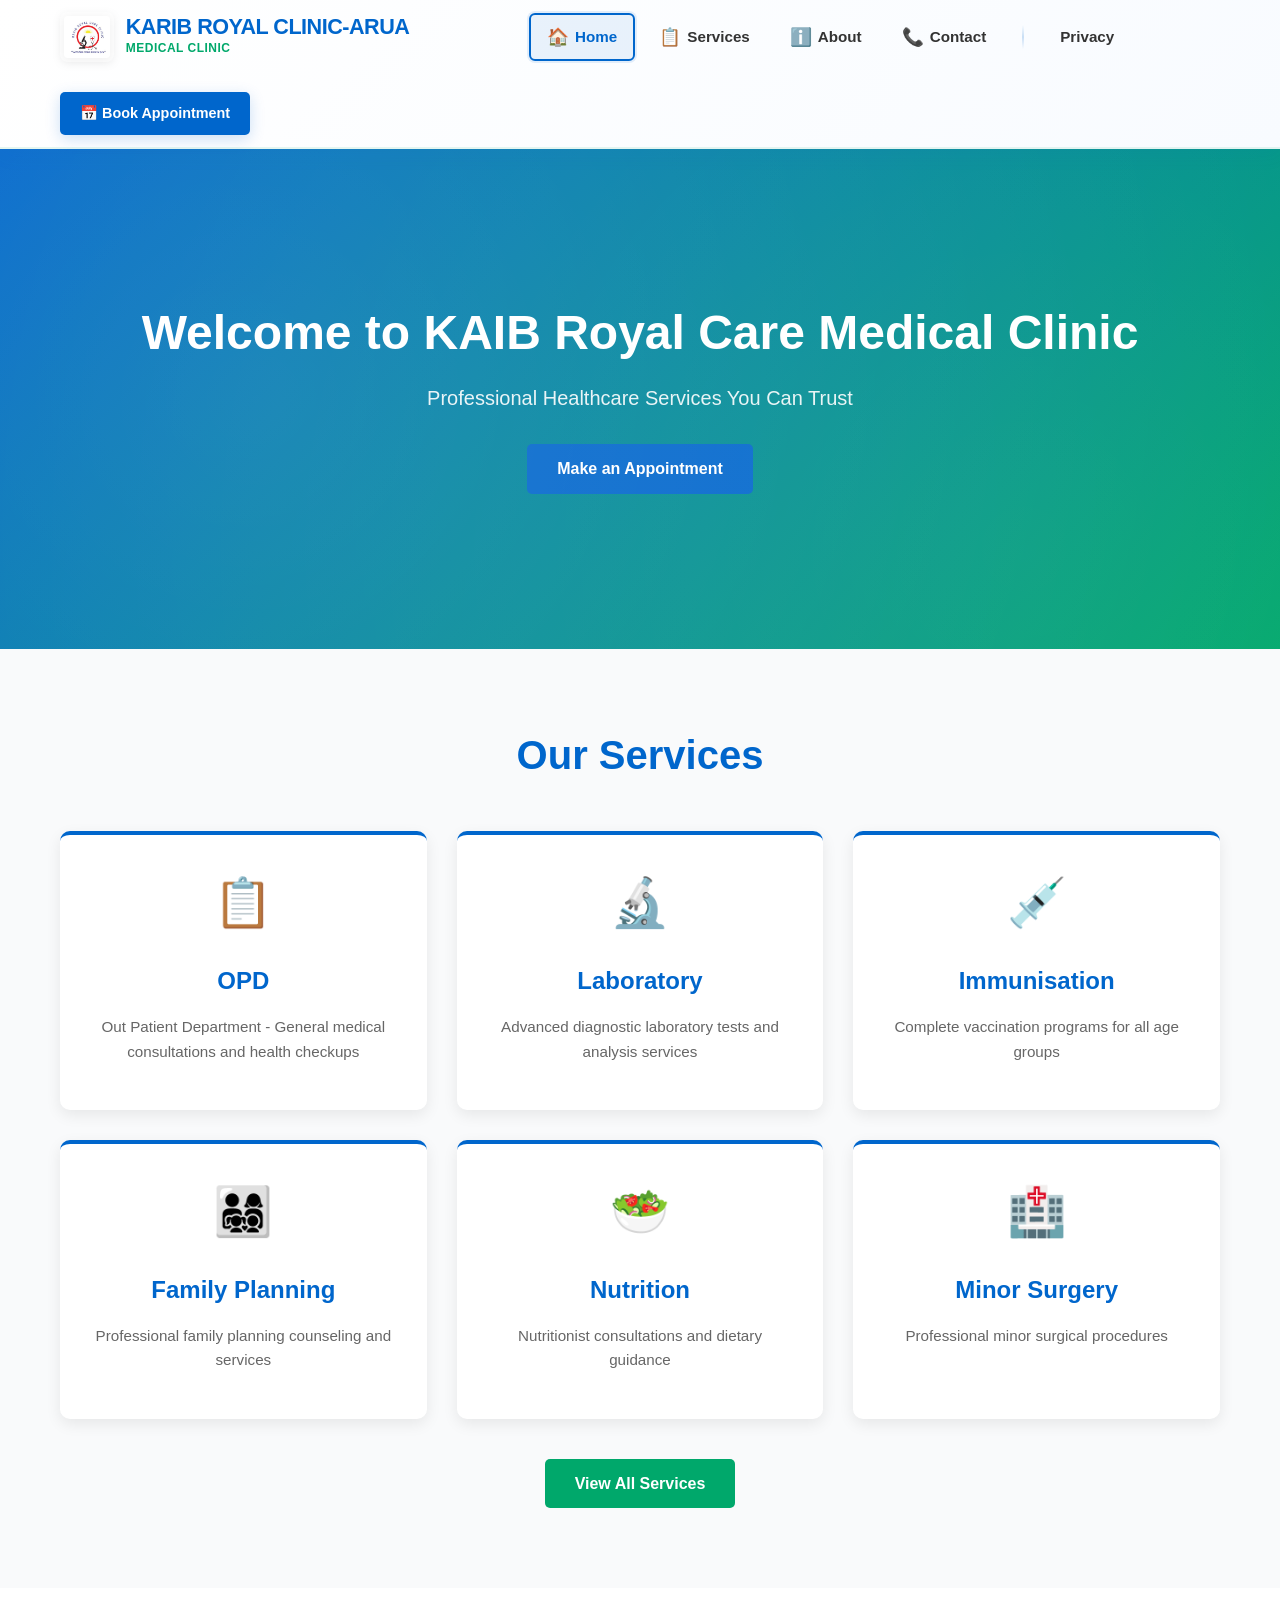
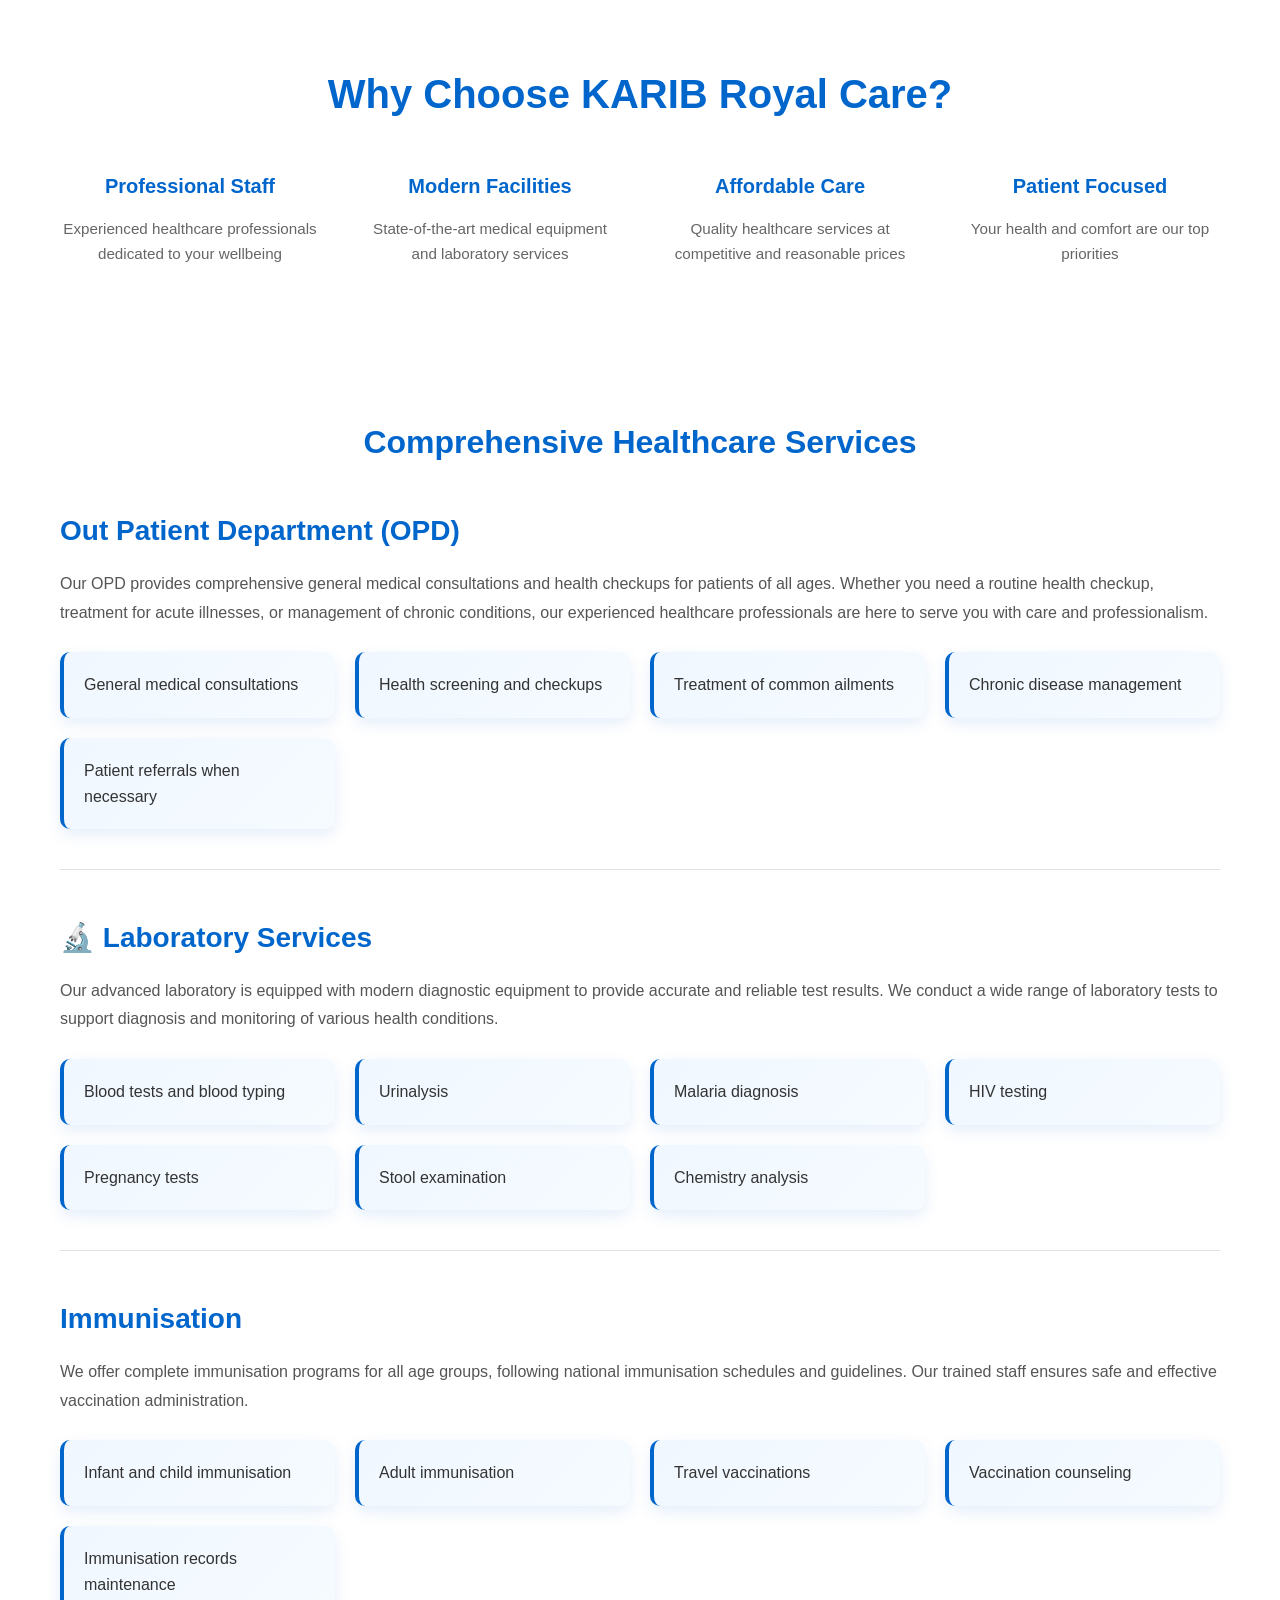
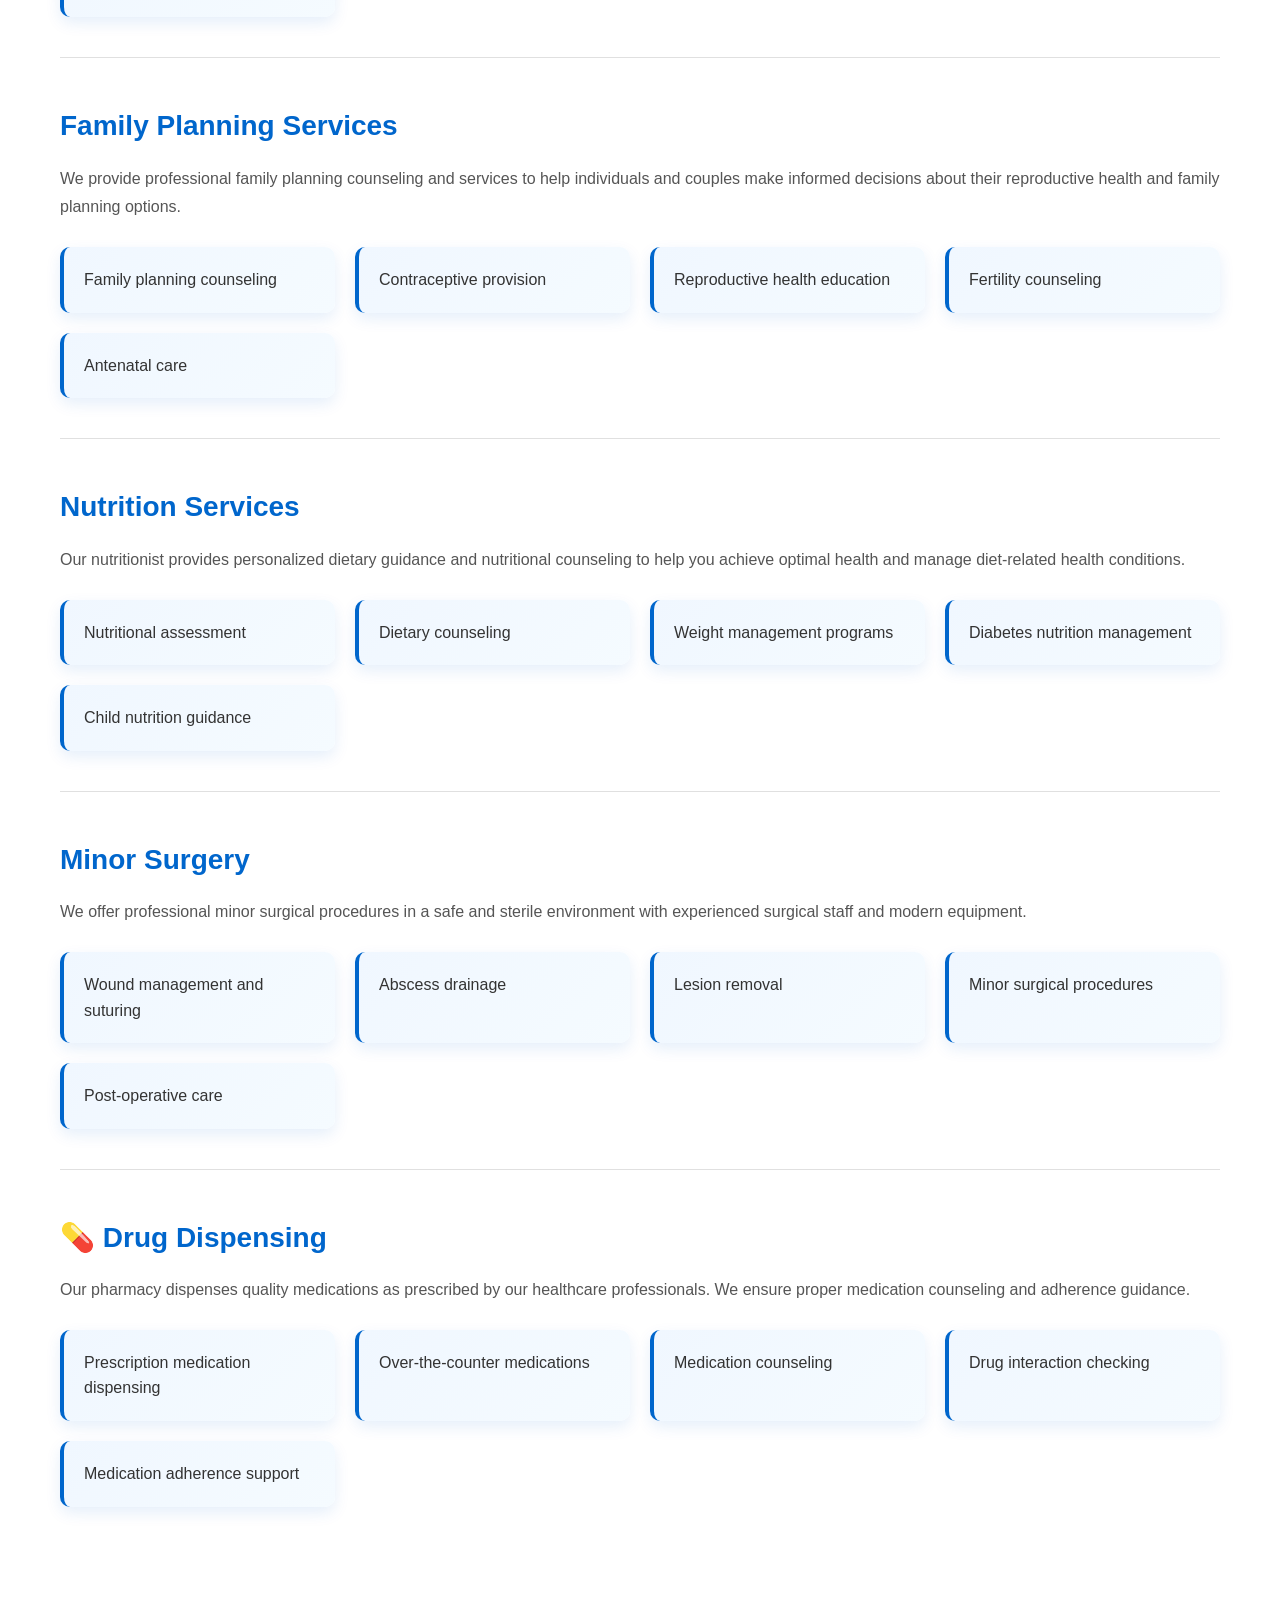
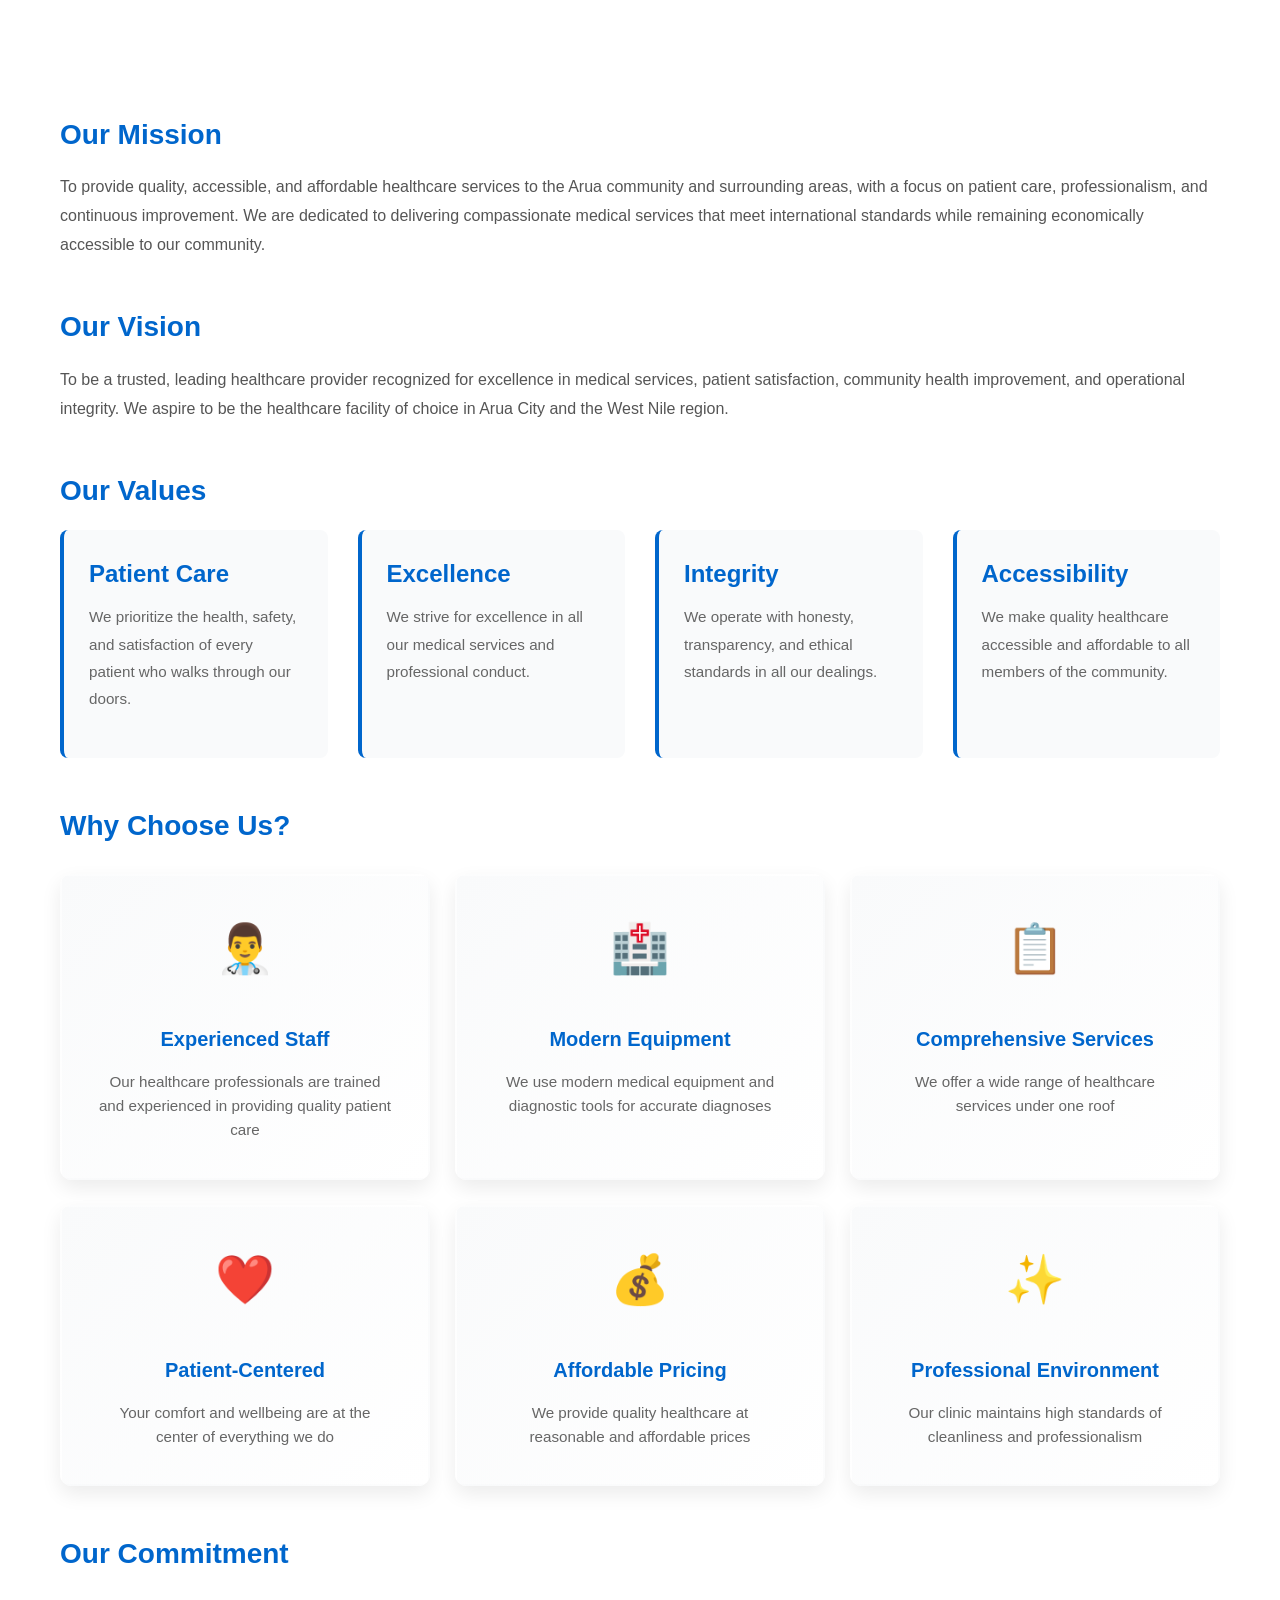
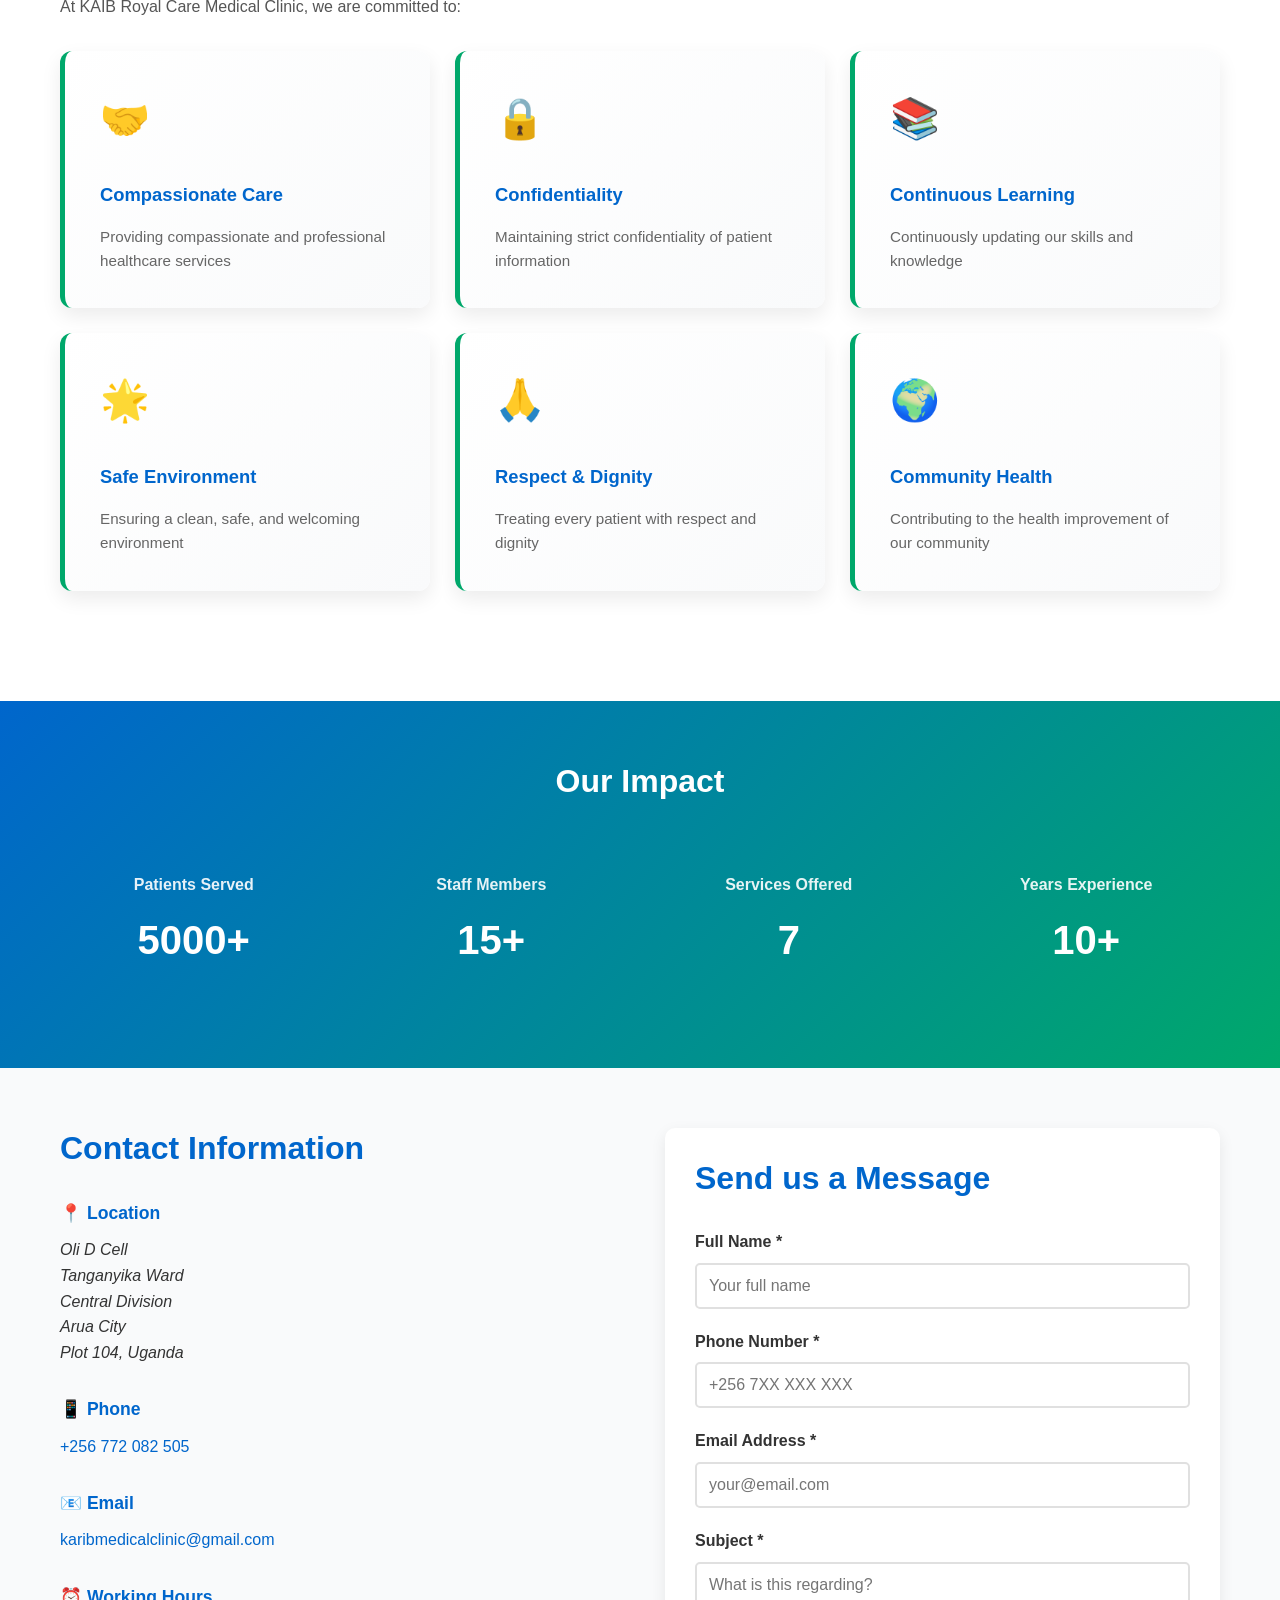
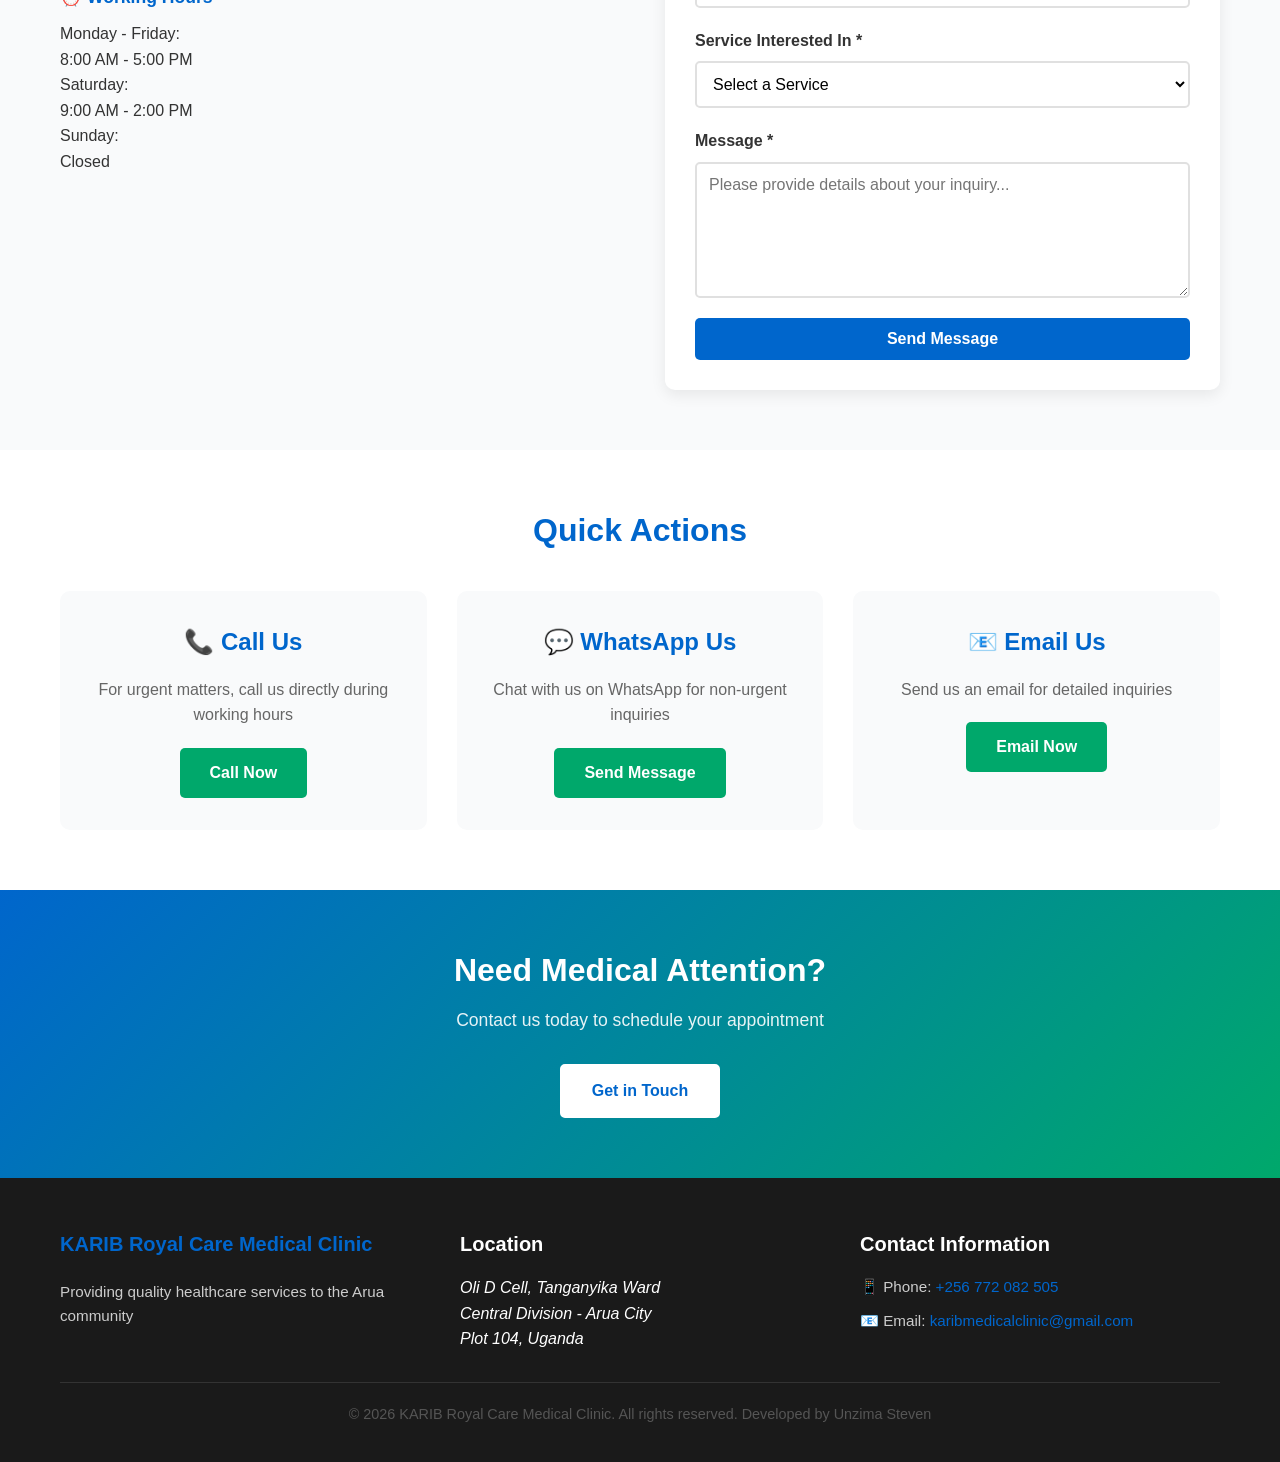
<file: karib royal care medical clinic/index.html>
<!DOCTYPE html>
<html lang="en" dir="ltr">
<head>
    <meta charset="UTF-8">
    <meta http-equiv="X-UA-Compatible" content="IE=edge">
    <meta name="viewport" content="width=device-width, initial-scale=1.0">
    <meta name="description" content="KARIB Royal Care Medical Clinic - Professional Healthcare Services in Arua City. Quality OPD, Laboratory, Immunisation, Family Planning, Nutrition, Minor Surgery, and more.">
    <meta name="keywords" content="medical clinic, healthcare, OPD, laboratory tests, immunisation, family planning, nutrition, minor surgery, Arua City, Uganda">
    <meta name="author" content="KARIB Royal Care Medical Clinic">
    <meta name="language" content="English">
    <meta name="robots" content="index, follow">
    <meta property="og:type" content="website">
    <meta property="og:title" content="KARIB Royal Care Medical Clinic - Your Healthcare Partner">
    <meta property="og:description" content="Professional Healthcare Services in Arua City. Trust us with your health.">
    <meta property="og:url" content="https://karibmedicalclinic.ug">
    <meta property="og:site_name" content="KARIB Royal Care Medical Clinic">
    <meta name="theme-color" content="#0066CC">
    <title>KARIB Royal Care Medical Clinic - Your Healthcare Partner in Arua</title>
    <link rel="stylesheet" href="css/style.css">
    <link rel="canonical" href="https://karibmedicalclinic.ug/">
</head>
<body>
    <!-- Skip to Main Content -->
    <a href="#main-content" class="skip-link">Skip to main content</a>
    
    <!-- Navigation Bar -->
    <nav class="navbar" role="navigation" aria-label="Main Navigation">
        <div class="container navbar-container">
            <!-- Brand Logo & Text -->
            <div class="nav-brand">
                <img src="images/karib logo.JPG" alt="KARIB Royal Care Medical Clinic Logo" class="clinic-logo">
                <div class="brand-text">
                    <h2>KARIB ROYAL CLINIC-ARUA</h2>
                    <p class="clinic-tagline">Medical Clinic</p>
                </div>
            </div>

            <!-- Desktop Navigation Menu -->
            <button class="menu-toggle" id="menuToggle" aria-label="Toggle mobile menu" aria-expanded="false">
                <span></span>
                <span></span>
                <span></span>
            </button>

            <!-- Navigation Links -->
            <ul class="nav-menu" id="navMenu">
                <li class="nav-item">
                    <a href="#hero" class="nav-link active" data-section="hero">
                        <span class="nav-icon">🏠</span>
                        <span class="nav-text">Home</span>
                    </a>
                </li>
                <li class="nav-item">
                    <a href="#services-overview" class="nav-link" data-section="services-overview">
                        <span class="nav-icon">📋</span>
                        <span class="nav-text">Services</span>
                    </a>
                </li>
                <li class="nav-item">
                    <a href="#about" class="nav-link" data-section="about">
                        <span class="nav-icon">ℹ️</span>
                        <span class="nav-text">About</span>
                    </a>
                </li>
                <li class="nav-item">
                    <a href="#contact-section" class="nav-link" data-section="contact-section">
                        <span class="nav-icon">📞</span>
                        <span class="nav-text">Contact</span>
                    </a>
                </li>
                <li class="nav-item nav-divider"></li>
                <li class="nav-item">
                    <a href="privacy-policy.html" class="nav-link" target="_blank">
                        <span class="nav-text">Privacy</span>
                    </a>
                </li>
            </ul>

            <!-- Quick Action Button -->
            <a href="#contact-section" class="nav-cta btn btn-primary" aria-label="Make an appointment">
                📅 Book Appointment
            </a>
        </div>
    </nav>

    <!-- Hero Section -->
    <section class="hero" id="hero" aria-label="Welcome to KAIB Royal Care">
        <div class="hero-content">
            <h1>Welcome to KAIB Royal Care Medical Clinic</h1>
            <p>Professional Healthcare Services You Can Trust</p>
            <a href="#contact-section" class="btn btn-primary" aria-label="Make an appointment with our clinic">Make an Appointment</a>
        </div>
    </section>

    <!-- Quick Services Overview -->
    <section class="services-overview" id="services-overview" role="main" aria-label="Our Services">
        <div class="container">
            <h2>Our Services</h2>
            <div class="services-grid">
                <div class="service-card">
                    <div class="service-icon">📋</div>
                    <h3>OPD</h3>
                    <p>Out Patient Department - General medical consultations and health checkups</p>
                </div>
                <div class="service-card">
                    <div class="service-icon">🔬</div>
                    <h3>Laboratory</h3>
                    <p>Advanced diagnostic laboratory tests and analysis services</p>
                </div>
                <div class="service-card">
                    <div class="service-icon">💉</div>
                    <h3>Immunisation</h3>
                    <p>Complete vaccination programs for all age groups</p>
                </div>
                <div class="service-card">
                    <div class="service-icon">👨‍👩‍👧‍👦</div>
                    <h3>Family Planning</h3>
                    <p>Professional family planning counseling and services</p>
                </div>
                <div class="service-card">
                    <div class="service-icon">🥗</div>
                    <h3>Nutrition</h3>
                    <p>Nutritionist consultations and dietary guidance</p>
                </div>
                <div class="service-card">
                    <div class="service-icon">🏥</div>
                    <h3>Minor Surgery</h3>
                    <p>Professional minor surgical procedures</p>
                </div>
            </div>
            <div class="view-services-link">
                <a href="#services-detail" class="btn btn-secondary">View All Services</a>
            </div>
        </div>
    </section>

    <!-- Why Choose Us Section -->
    <section class="why-choose-us" aria-label="Why Choose KARIB Royal Care">
        <div class="container">
            <h2>Why Choose KARIB Royal Care?</h2>
            <div class="features-grid">
                <div class="feature">
                    <h3>Professional Staff</h3>
                    <p>Experienced healthcare professionals dedicated to your wellbeing</p>
                </div>
                <div class="feature">
                    <h3>Modern Facilities</h3>
                    <p>State-of-the-art medical equipment and laboratory services</p>
                </div>
                <div class="feature">
                    <h3>Affordable Care</h3>
                    <p>Quality healthcare services at competitive and reasonable prices</p>
                </div>
                <div class="feature">
                    <h3>Patient Focused</h3>
                    <p>Your health and comfort are our top priorities</p>
                </div>
            </div>
        </div>
    </section>

    <!-- Services Detail Section -->
    <section class="services-detail" id="services-detail" aria-label="Detailed Services Information">
        <div class="container">
            <h2 style="text-align: center; margin-bottom: 50px; color: var(--primary-color);">Comprehensive Healthcare Services</h2>
            
            <div class="service-item">
                <h2>Out Patient Department (OPD)</h2>
                <p>Our OPD provides comprehensive general medical consultations and health checkups for patients of all ages. Whether you need a routine health checkup, treatment for acute illnesses, or management of chronic conditions, our experienced healthcare professionals are here to serve you with care and professionalism.</p>
                <div class="service-features-grid">
                    <div class="service-feature">General medical consultations</div>
                    <div class="service-feature">Health screening and checkups</div>
                    <div class="service-feature">Treatment of common ailments</div>
                    <div class="service-feature">Chronic disease management</div>
                    <div class="service-feature">Patient referrals when necessary</div>
                </div>
            </div>

            <div class="service-item">
                <h2>🔬 Laboratory Services</h2>
                <p>Our advanced laboratory is equipped with modern diagnostic equipment to provide accurate and reliable test results. We conduct a wide range of laboratory tests to support diagnosis and monitoring of various health conditions.</p>
                <div class="service-features-grid">
                    <div class="service-feature">Blood tests and blood typing</div>
                    <div class="service-feature">Urinalysis</div>
                    <div class="service-feature">Malaria diagnosis</div>
                    <div class="service-feature">HIV testing</div>
                    <div class="service-feature">Pregnancy tests</div>
                    <div class="service-feature">Stool examination</div>
                    <div class="service-feature">Chemistry analysis</div>
                </div>
            </div>

            <div class="service-item">
                <h2>Immunisation</h2>
                <p>We offer complete immunisation programs for all age groups, following national immunisation schedules and guidelines. Our trained staff ensures safe and effective vaccination administration.</p>
                <div class="service-features-grid">
                    <div class="service-feature">Infant and child immunisation</div>
                    <div class="service-feature">Adult immunisation</div>
                    <div class="service-feature">Travel vaccinations</div>
                    <div class="service-feature">Vaccination counseling</div>
                    <div class="service-feature">Immunisation records maintenance</div>
                </div>
            </div>

            <div class="service-item">
                <h2> Family Planning Services</h2>
                <p>We provide professional family planning counseling and services to help individuals and couples make informed decisions about their reproductive health and family planning options.</p>
                <div class="service-features-grid">
                    <div class="service-feature">Family planning counseling</div>
                    <div class="service-feature">Contraceptive provision</div>
                    <div class="service-feature">Reproductive health education</div>
                    <div class="service-feature">Fertility counseling</div>
                    <div class="service-feature">Antenatal care</div>
                </div>
            </div>

            <div class="service-item">
                <h2> Nutrition Services</h2>
                <p>Our nutritionist provides personalized dietary guidance and nutritional counseling to help you achieve optimal health and manage diet-related health conditions.</p>
                <div class="service-features-grid">
                    <div class="service-feature">Nutritional assessment</div>
                    <div class="service-feature">Dietary counseling</div>
                    <div class="service-feature">Weight management programs</div>
                    <div class="service-feature">Diabetes nutrition management</div>
                    <div class="service-feature">Child nutrition guidance</div>
                </div>
            </div>

            <div class="service-item">
                <h2> Minor Surgery</h2>
                <p>We offer professional minor surgical procedures in a safe and sterile environment with experienced surgical staff and modern equipment.</p>
                <div class="service-features-grid">
                    <div class="service-feature">Wound management and suturing</div>
                    <div class="service-feature">Abscess drainage</div>
                    <div class="service-feature">Lesion removal</div>
                    <div class="service-feature">Minor surgical procedures</div>
                    <div class="service-feature">Post-operative care</div>
                </div>
            </div>

            <div class="service-item">
                <h2>💊 Drug Dispensing</h2>
                <p>Our pharmacy dispenses quality medications as prescribed by our healthcare professionals. We ensure proper medication counseling and adherence guidance.</p>
                <div class="service-features-grid">
                    <div class="service-feature">Prescription medication dispensing</div>
                    <div class="service-feature">Over-the-counter medications</div>
                    <div class="service-feature">Medication counseling</div>
                    <div class="service-feature">Drug interaction checking</div>
                    <div class="service-feature">Medication adherence support</div>
                </div>
            </div>
        </div>
    </section>

    <!-- About Section -->
    <section class="about-content" id="about" aria-label="About KAIB Royal Care">
        <div class="container">
            <div class="about-section" aria-labelledby="mission-heading">
                <h2 id="mission-heading">Our Mission</h2>
                <p>To provide quality, accessible, and affordable healthcare services to the Arua community and surrounding areas, with a focus on patient care, professionalism, and continuous improvement. We are dedicated to delivering compassionate medical services that meet international standards while remaining economically accessible to our community.</p>
            </div>

            <div class="about-section" aria-labelledby="vision-heading">
                <h2 id="vision-heading">Our Vision</h2>
                <p>To be a trusted, leading healthcare provider recognized for excellence in medical services, patient satisfaction, community health improvement, and operational integrity. We aspire to be the healthcare facility of choice in Arua City and the West Nile region.</p>
            </div>

            <div class="about-section">
                <h2>Our Values</h2>
                <div class="values-grid">
                    <div class="value-item">
                        <h3>Patient Care</h3>
                        <p>We prioritize the health, safety, and satisfaction of every patient who walks through our doors.</p>
                    </div>
                    <div class="value-item">
                        <h3>Excellence</h3>
                        <p>We strive for excellence in all our medical services and professional conduct.</p>
                    </div>
                    <div class="value-item">
                        <h3>Integrity</h3>
                        <p>We operate with honesty, transparency, and ethical standards in all our dealings.</p>
                    </div>
                    <div class="value-item">
                        <h3>Accessibility</h3>
                        <p>We make quality healthcare accessible and affordable to all members of the community.</p>
                    </div>
                </div>
            </div>

            <div class="about-section">
                <h2>Why Choose Us?</h2>
                <div class="features-cards-grid">
                    <div class="feature-card">
                        <div class="feature-icon">👨‍⚕️</div>
                        <h3>Experienced Staff</h3>
                        <p>Our healthcare professionals are trained and experienced in providing quality patient care</p>
                    </div>
                    <div class="feature-card">
                        <div class="feature-icon">🏥</div>
                        <h3>Modern Equipment</h3>
                        <p>We use modern medical equipment and diagnostic tools for accurate diagnoses</p>
                    </div>
                    <div class="feature-card">
                        <div class="feature-icon">📋</div>
                        <h3>Comprehensive Services</h3>
                        <p>We offer a wide range of healthcare services under one roof</p>
                    </div>
                    <div class="feature-card">
                        <div class="feature-icon">❤️</div>
                        <h3>Patient-Centered</h3>
                        <p>Your comfort and wellbeing are at the center of everything we do</p>
                    </div>
                    <div class="feature-card">
                        <div class="feature-icon">💰</div>
                        <h3>Affordable Pricing</h3>
                        <p>We provide quality healthcare at reasonable and affordable prices</p>
                    </div>
                    <div class="feature-card">
                        <div class="feature-icon">✨</div>
                        <h3>Professional Environment</h3>
                        <p>Our clinic maintains high standards of cleanliness and professionalism</p>
                    </div>
                </div>
            </div>

            <div class="about-section">
                <h2>Our Commitment</h2>
                <p>At KAIB Royal Care Medical Clinic, we are committed to:</p>
                <div class="commitment-cards-grid">
                    <div class="commitment-card">
                        <div class="commitment-icon">🤝</div>
                        <h3>Compassionate Care</h3>
                        <p>Providing compassionate and professional healthcare services</p>
                    </div>
                    <div class="commitment-card">
                        <div class="commitment-icon">🔒</div>
                        <h3>Confidentiality</h3>
                        <p>Maintaining strict confidentiality of patient information</p>
                    </div>
                    <div class="commitment-card">
                        <div class="commitment-icon">📚</div>
                        <h3>Continuous Learning</h3>
                        <p>Continuously updating our skills and knowledge</p>
                    </div>
                    <div class="commitment-card">
                        <div class="commitment-icon">🌟</div>
                        <h3>Safe Environment</h3>
                        <p>Ensuring a clean, safe, and welcoming environment</p>
                    </div>
                    <div class="commitment-card">
                        <div class="commitment-icon">🙏</div>
                        <h3>Respect & Dignity</h3>
                        <p>Treating every patient with respect and dignity</p>
                    </div>
                    <div class="commitment-card">
                        <div class="commitment-icon">🌍</div>
                        <h3>Community Health</h3>
                        <p>Contributing to the health improvement of our community</p>
                    </div>
                </div>
            </div>
        </div>
    </section>

    <!-- Statistics Section -->
    <section class="stats-section" aria-label="Our Impact Statistics">
        <div class="container">
            <h2>Our Impact</h2>
            <div class="stats-grid">
                <div class="stat">
                    <h3>Patients Served</h3>
                    <p class="stat-number">5000+</p>
                </div>
                <div class="stat">
                    <h3>Staff Members</h3>
                    <p class="stat-number">15+</p>
                </div>
                <div class="stat">
                    <h3>Services Offered</h3>
                    <p class="stat-number">7</p>
                </div>
                <div class="stat">
                    <h3>Years Experience</h3>
                    <p class="stat-number">10+</p>
                </div>
            </div>
        </div>
    </section>

    <!-- Contact Section -->
    <section class="contact-section" id="contact-section" role="main" aria-label="Contact Information and Form">
        <div class="container">
            <div class="contact-info-grid">
                <!-- Contact Information -->
                <div class="contact-info" role="complementary" aria-label="Contact Details">
                    <h2>Contact Information</h2>
                    
                    <div class="info-item">
                        <h3>📍 Location</h3>
                        <address>
                            Oli D Cell<br>
                            Tanganyika Ward<br>
                            Central Division<br>
                            Arua City<br>
                            Plot 104, Uganda
                        </address>
                    </div>

                    <div class="info-item">
                        <h3>📱 Phone</h3>
                        <p><a href="tel:+256772082505" aria-label="Call us at +256 772 082 505">+256 772 082 505</a></p>
                    </div>

                    <div class="info-item">
                        <h3>📧 Email</h3>
                        <p><a href="mailto:karibmedicalclinic@gmail.com" aria-label="Email us at karibmedicalclinic@gmail.com">karibmedicalclinic@gmail.com</a></p>
                    </div>

                    <div class="info-item">
                        <h3>⏰ Working Hours</h3>
                        <dl>
                            <dt>Monday - Friday:</dt>
                            <dd>8:00 AM - 5:00 PM</dd>
                            <dt>Saturday:</dt>
                            <dd>9:00 AM - 2:00 PM</dd>
                            <dt>Sunday:</dt>
                            <dd>Closed</dd>
                        </dl>
                    </div>
                </div>

                <!-- Contact Form -->
                <div class="contact-form-wrapper" role="complementary" aria-label="Contact Form">
                    <h2>Send us a Message</h2>
                    <form class="contact-form" id="contactForm" method="POST" action="#" aria-label="Contact form" novalidate>
                        <div class="form-group">
                            <label for="name">Full Name <span aria-label="required">*</span></label>
                            <input type="text" id="name" name="name" required aria-required="true" placeholder="Your full name">
                            <small class="form-error" id="name-error" role="alert"></small>
                        </div>

                        <div class="form-group">
                            <label for="phone">Phone Number <span aria-label="required">*</span></label>
                            <input type="tel" id="phone" name="phone" required aria-required="true" placeholder="+256 7XX XXX XXX">
                            <small class="form-error" id="phone-error" role="alert"></small>
                        </div>

                        <div class="form-group">
                            <label for="email">Email Address <span aria-label="required">*</span></label>
                            <input type="email" id="email" name="email" required aria-required="true" placeholder="your@email.com">
                            <small class="form-error" id="email-error" role="alert"></small>
                        </div>

                        <div class="form-group">
                            <label for="subject">Subject <span aria-label="required">*</span></label>
                            <input type="text" id="subject" name="subject" required aria-required="true" placeholder="What is this regarding?">
                            <small class="form-error" id="subject-error" role="alert"></small>
                        </div>

                        <div class="form-group">
                            <label for="service">Service Interested In <span aria-label="required">*</span></label>
                            <select id="service" name="service" required aria-required="true" aria-label="Select the service you are interested in">
                                <option value="">Select a Service</option>
                                <option value="OPD">Out Patient Department (OPD)</option>
                                <option value="Laboratory">Laboratory Services</option>
                                <option value="Immunisation">Immunisation</option>
                                <option value="Family Planning">Family Planning</option>
                                <option value="Nutrition">Nutrition Services</option>
                                <option value="Minor Surgery">Minor Surgery</option>
                                <option value="Drug Dispensing">Drug Dispensing</option>
                                <option value="General Inquiry">General Inquiry</option>
                            </select>
                            <small class="form-error" id="service-error" role="alert"></small>
                        </div>

                        <div class="form-group">
                            <label for="message">Message <span aria-label="required">*</span></label>
                            <textarea id="message" name="message" rows="6" required aria-required="true" placeholder="Please provide details about your inquiry..."></textarea>
                            <small class="form-error" id="message-error" role="alert"></small>
                        </div>

                        <button type="submit" class="btn btn-primary" aria-label="Send your message">Send Message</button>
                    </form>
                    <div id="formMessage" class="form-message" role="status" aria-live="polite" aria-atomic="true"></div>
                </div>
            </div>
        </div>
    </section>

    <!-- Quick Actions -->
    <section class="quick-actions" aria-label="Quick Contact Options">
        <div class="container">
            <h2>Quick Actions</h2>
            <div class="actions-grid">
                <div class="action-card">
                    <h3>📞 Call Us</h3>
                    <p>For urgent matters, call us directly during working hours</p>
                    <a href="tel:+256772082505" class="btn btn-secondary" aria-label="Call us at +256 772 082 505">Call Now</a>
                </div>
                <div class="action-card">
                    <h3>💬 WhatsApp Us</h3>
                    <p>Chat with us on WhatsApp for non-urgent inquiries</p>
                    <a href="https://wa.me/256772082505" target="_blank" rel="noopener noreferrer" class="btn btn-secondary" aria-label="Message us on WhatsApp">Send Message</a>
                </div>
                <div class="action-card">
                    <h3>📧 Email Us</h3>
                    <p>Send us an email for detailed inquiries</p>
                    <a href="mailto:karibmedicalclinic@gmail.com" class="btn btn-secondary" aria-label="Email us at karibmedicalclinic@gmail.com">Email Now</a>
                </div>
            </div>
        </div>
    </section>

    <!-- Call to Action -->
    <section class="cta-section">
        <div class="container">
            <h2>Need Medical Attention?</h2>
            <p>Contact us today to schedule your appointment</p>
            <a href="#contact-section" class="btn btn-light">Get in Touch</a>
        </div>
    </section>

    <!-- Footer -->
    <footer class="footer" role="contentinfo" aria-label="Footer">
        <div class="container">
            <div class="footer-content">
                <div class="footer-section">
                    <h3>KARIB Royal Care Medical Clinic</h3>
                    <p>Providing quality healthcare services to the Arua community</p>
                </div>
                <div class="footer-section">
                    <h4>Location</h4>
                    <address>
                        Oli D Cell, Tanganyika Ward<br>
                        Central Division - Arua City<br>
                        Plot 104, Uganda
                    </address>
                </div>
                <div class="footer-section">
                    <h4>Contact Information</h4>
                    <p>📱 Phone: <a href="tel:+256772082505" aria-label="Call us at +256 772 082 505">+256 772 082 505</a></p>
                    <p>📧 Email: <a href="mailto:karibmedicalclinic@gmail.com" aria-label="Email us at karibmedicalclinic@gmail.com">karibmedicalclinic@gmail.com</a></p>
                </div>
            </div>
            <div class="footer-bottom">
                <p>&copy; 2026 KARIB Royal Care Medical Clinic. All rights reserved. Developed by Unzima Steven</p>
            </div>
        </div>
    </footer>
    
    <!-- Structured Data (Schema.org) -->
    <script type="application/ld+json">
    {
      "@context": "https://schema.org",
      "@type": "MedicalBusiness",
      "name": "KARIB Royal Care Medical Clinic",
      "description": "Professional Healthcare Services in Arua City",
      "url": "https://kaibmedicalclinic.ug",
      "telephone": "+256772082505",
      "email": "karibmedicalclinic@gmail.com",
      "address": {
        "@type": "PostalAddress",
        "streetAddress": "Plot 104, Oli D Cell, Tanganyika Ward",
        "addressLocality": "Arua City",
        "addressRegion": "Arua District",
        "postalCode": "UG",
        "addressCountry": "UG"
      },
      "areaServed": {
        "@type": "City",
        "name": "Arua City"
      },
      "availableService": [
        {
          "@type": "MedicalService",
          "name": "Out Patient Department (OPD)"
        },
        {
          "@type": "DiagnosticLaboratory",
          "name": "Laboratory Services"
        },
        {
          "@type": "VaccinationRecord",
          "name": "Immunisation"
        },
        {
          "@type": "MedicalService",
          "name": "Family Planning Services"
        },
        {
          "@type": "MedicalService",
          "name": "Nutrition Services"
        },
        {
          "@type": "MedicalService",
          "name": "Minor Surgery"
        },
        {
          "@type": "Pharmacy",
          "name": "Drug Dispensing"
        }
      ],
      "openingHoursSpecification": [
        {
          "@type": "OpeningHoursSpecification",
          "dayOfWeek": ["Monday", "Tuesday", "Wednesday", "Thursday", "Friday"],
          "opens": "08:00",
          "closes": "17:00"
        },
        {
          "@type": "OpeningHoursSpecification",
          "dayOfWeek": "Saturday",
          "opens": "09:00",
          "closes": "14:00"
        }
      ]
    }
    </script>

    <script src="js/main.js"></script>
</body>
</html>
</file>
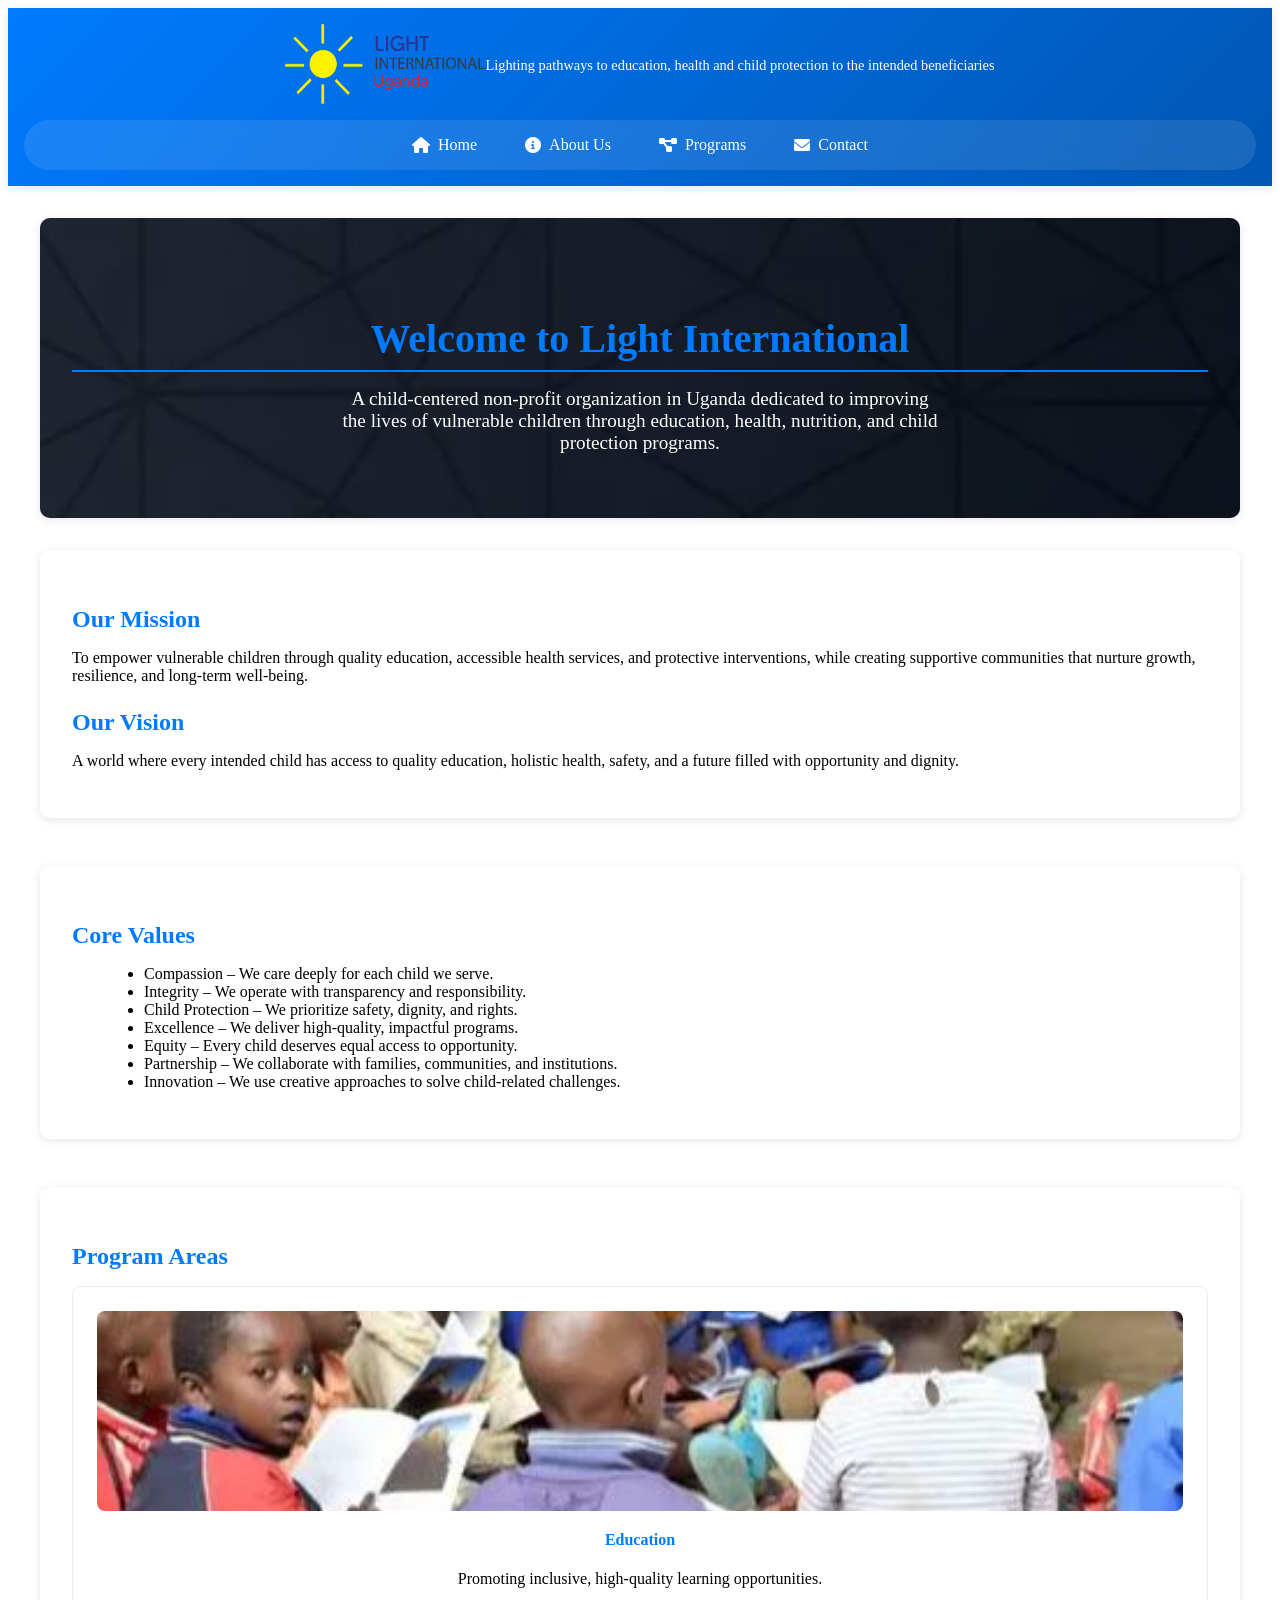
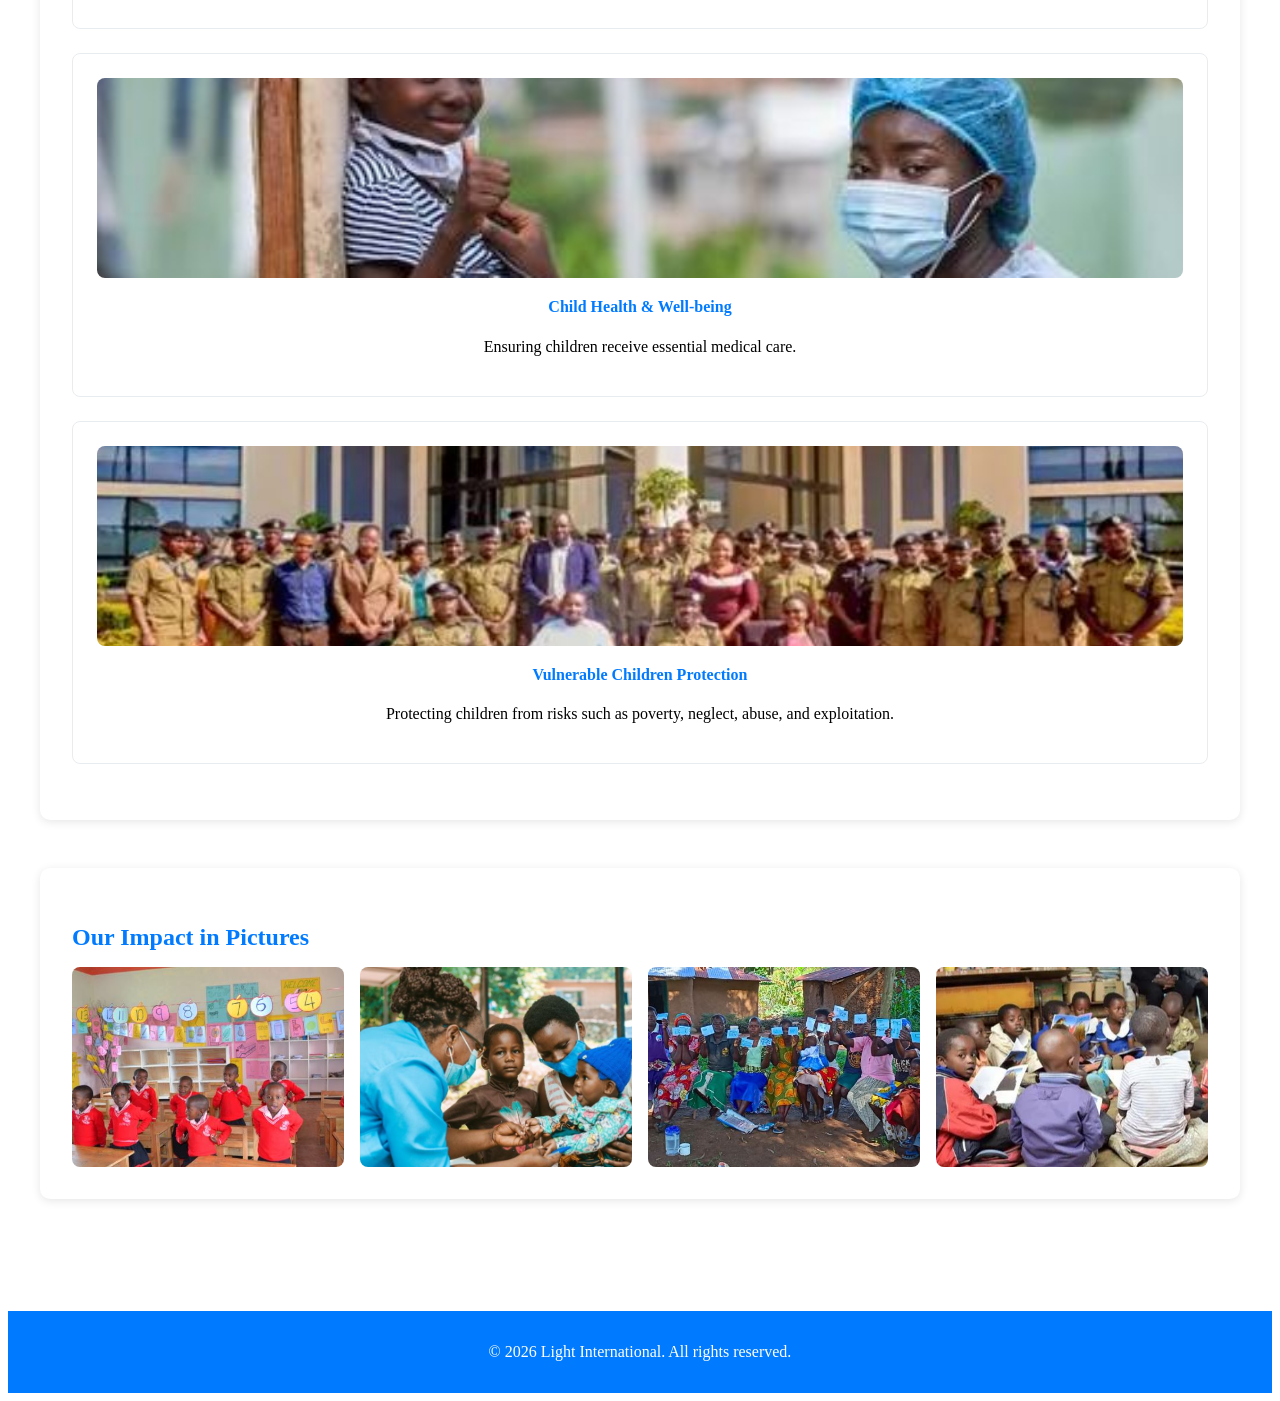
<file: LI/index.html>
<!DOCTYPE html>
<html lang="en">
<head>
    <meta charset="UTF-8">
    <meta name="viewport" content="width=device-width, initial-scale=1.0">
    <title>Light International - Lighting Pathways to Education, Health, and Child Protection</title>
    <link rel="stylesheet" href="style.css">
    <link rel="stylesheet" href="https://cdnjs.cloudflare.com/ajax/libs/font-awesome/6.0.0/css/all.min.css">
</head>
<body>
    <header>
        <div class="logo">
             <img src="images/light international.png" alt="logo" width="200" height="80">
            <div>
                <p>Lighting pathways to education, health and child protection to the intended beneficiaries</p>
            </div>
        </div>
        <nav>
            <button class="hamburger" aria-label="Toggle navigation">
                <i class="fas fa-bars"></i>
            </button>
            <ul>
                <li><a href="index.html"><i class="fas fa-home"></i> Home</a></li>
                <li><a href="about.html"><i class="fas fa-info-circle"></i> About Us</a></li>
                <li><a href="programs.html"><i class="fas fa-project-diagram"></i> Programs</a></li>
                <li><a href="contact.html"><i class="fas fa-envelope"></i> Contact</a></li>
            </ul>
        </nav>
    </header>

    <main>
        <section id="hero">
            <h2>Welcome to Light International</h2>
            <p>A child-centered non-profit organization in Uganda dedicated to improving the lives of vulnerable children through education, health, nutrition, and child protection programs.</p>
        </section>

        <section id="overview">
            <h3>Our Mission</h3>
            <p>To empower vulnerable children through quality education, accessible health services, and protective interventions, while creating supportive communities that nurture growth, resilience, and long-term well-being.</p>

            <h3>Our Vision</h3>
            <p>A world where every intended child has access to quality education, holistic health, safety, and a future filled with opportunity and dignity.</p>
        </section>

        <section id="values">
            <h3>Core Values</h3>
            <ul>
                <li>Compassion – We care deeply for each child we serve.</li>
                <li>Integrity – We operate with transparency and responsibility.</li>
                <li>Child Protection – We prioritize safety, dignity, and rights.</li>
                <li>Excellence – We deliver high-quality, impactful programs.</li>
                <li>Equity – Every child deserves equal access to opportunity.</li>
                <li>Partnership – We collaborate with families, communities, and institutions.</li>
                <li>Innovation – We use creative approaches to solve child-related challenges.</li>
            </ul>
        </section>

        <section id="programs-preview">
            <h3>Program Areas</h3>
            <div class="program">
                <img src="images/education.JPG" alt="Education Program" class="program-img">
                <h4>Education</h4>
                <p>Promoting inclusive, high-quality learning opportunities.</p>
            </div>
            <div class="program">
                <img src="images/health.JPG" alt="Health Program" class="program-img">
                <h4>Child Health & Well-being</h4>
                <p>Ensuring children receive essential medical care.</p>
            </div>
            <div class="program">
                <img src="images/protection.JPG" alt="Protection Program" class="program-img">
                <h4>Vulnerable Children Protection</h4>
                <p>Protecting children from risks such as poverty, neglect, abuse, and exploitation.</p>
            </div>
        </section>

        <section id="gallery">
            <h3>Our Impact in Pictures</h3>
            <div class="gallery-grid">
                <img src="images/schools.JPG" alt="School in Uganda">
                <img src="images/good health.JPG" alt="Child Health">
                <img src="images/community.JPG" alt="Community Support">
                <img src="images/education.JPG" alt="Education in Africa">
            </div>
        </section>
    </main>

    <footer>
        <p>&copy; 2026 Light International. All rights reserved.</p>
    </footer>

    <script src="script.js"></script>
</body>
</html>
</file>
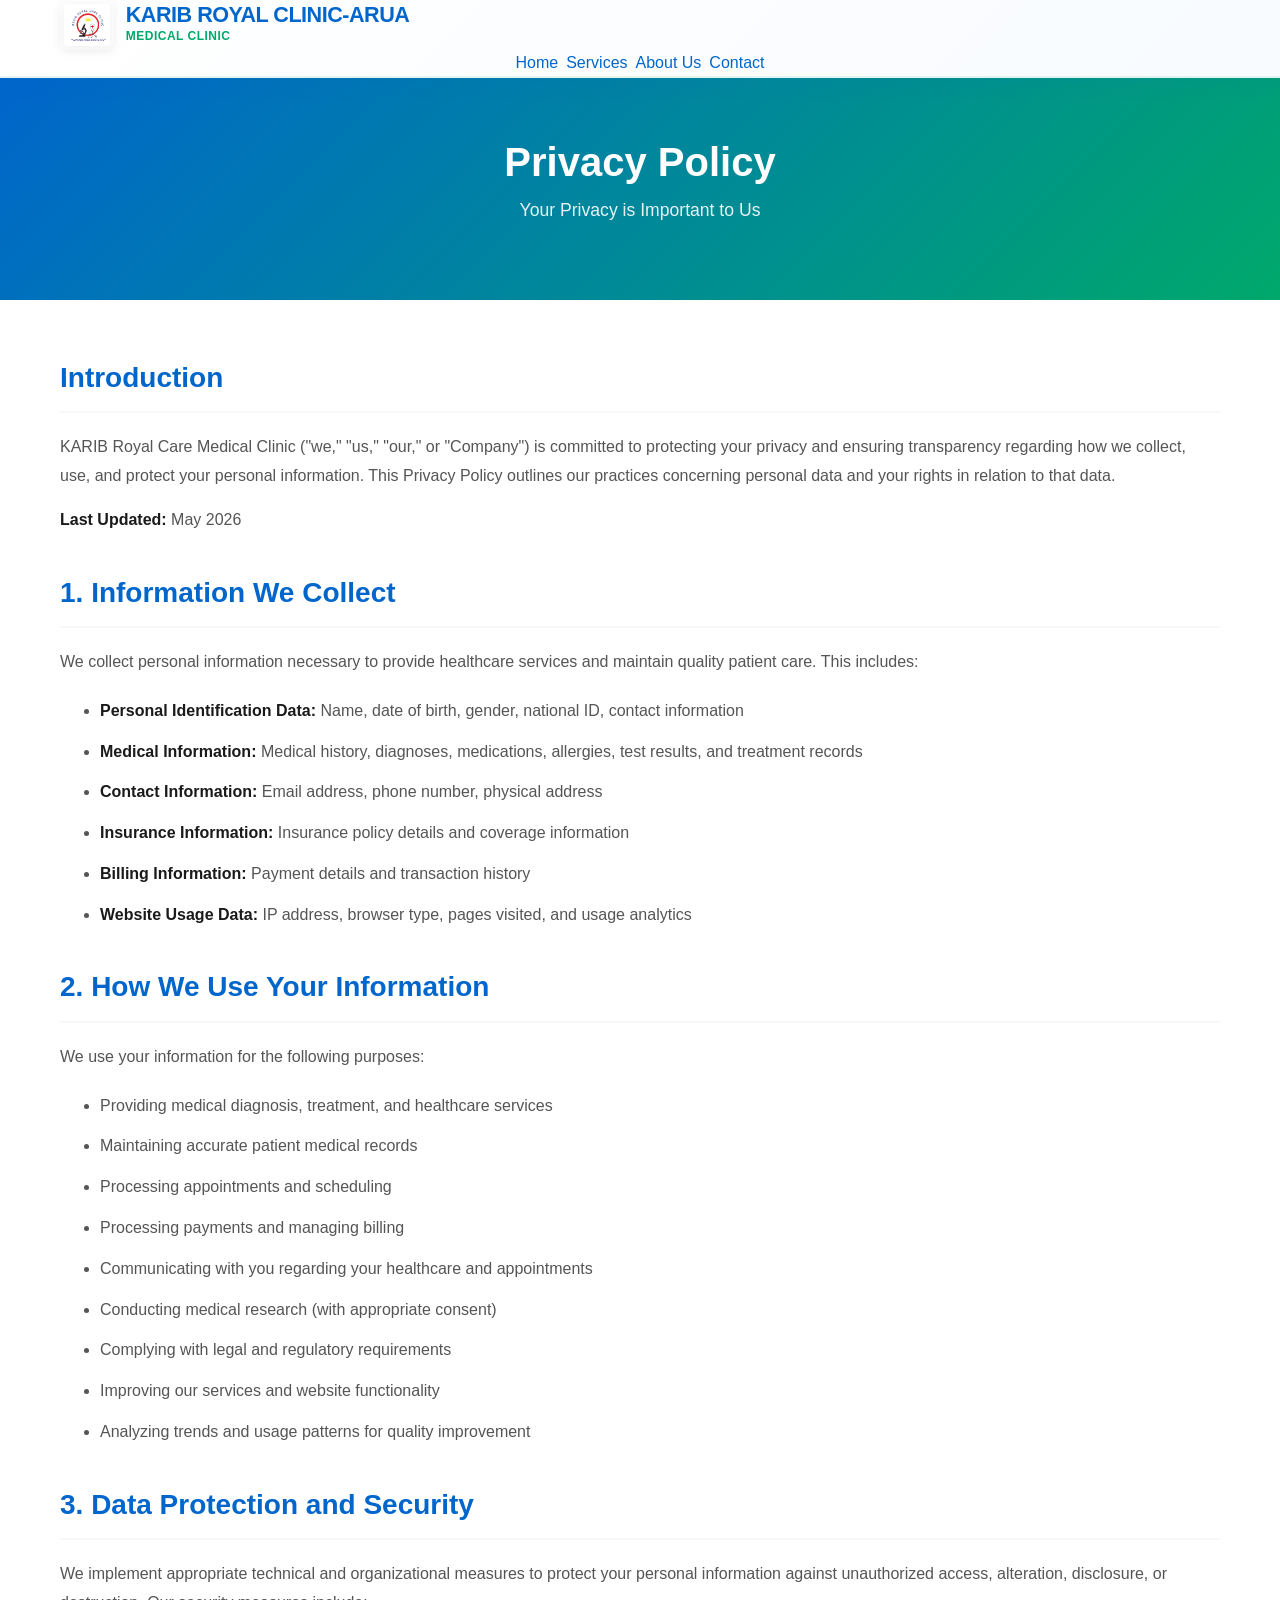
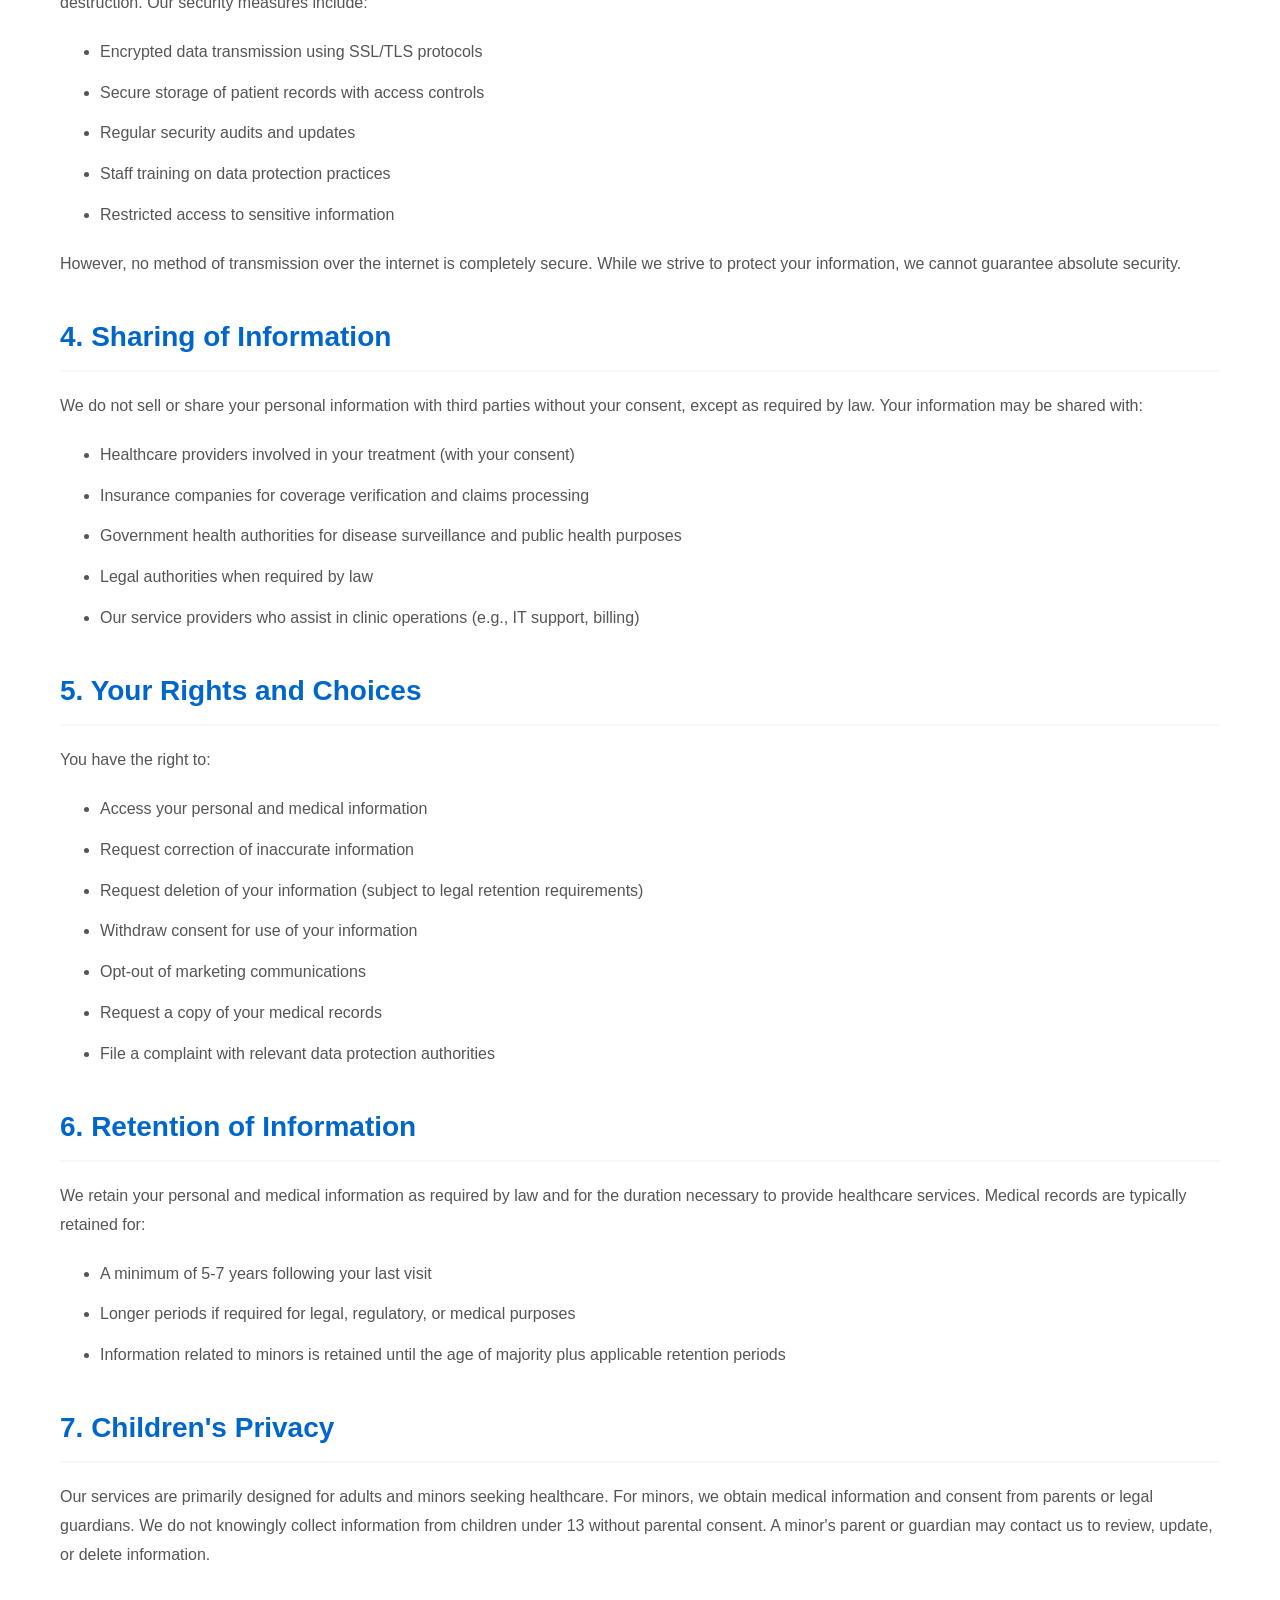
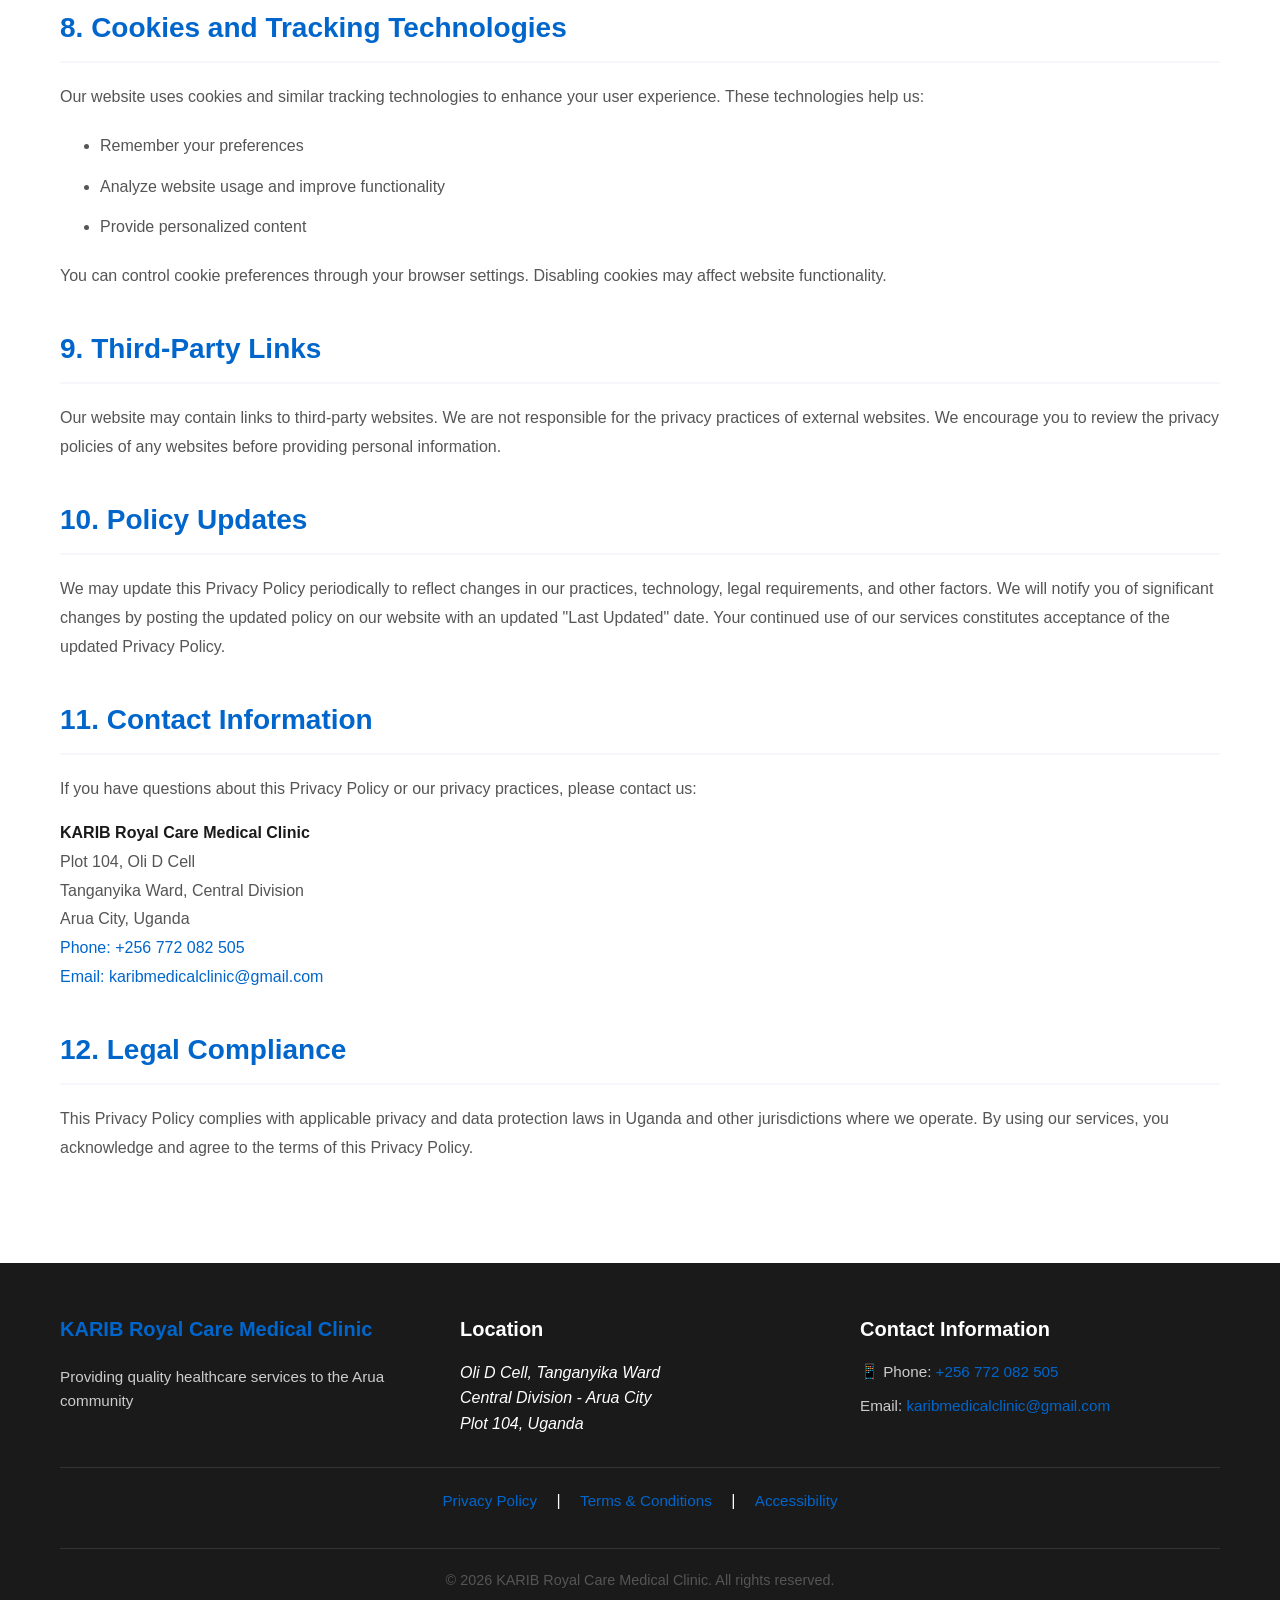
<file: karib royal care medical clinic/privacy-policy.html>
<!DOCTYPE html>
<html lang="en" dir="ltr">
<head>
    <meta charset="UTF-8">
    <meta http-equiv="X-UA-Compatible" content="IE=edge">
    <meta name="viewport" content="width=device-width, initial-scale=1.0">
    <meta name="description" content="Privacy Policy - KARIB Royal Care Medical Clinic. We are committed to protecting your personal information and privacy.">
    <meta name="keywords" content="privacy policy, data protection, personal information, medical privacy">
    <meta name="author" content="KAIB Royal Care Medical Clinic">
    <meta name="robots" content="index, follow">
    <meta property="og:type" content="website">
    <meta property="og:title" content="Privacy Policy - KAIB Royal Care Medical Clinic">
    <meta property="og:url" content="https://karibmedicalclinic.ug/privacy-policy">
    <meta name="theme-color" content="#0066CC">
    <title>Privacy Policy - KAIB Royal Care Medical Clinic</title>
    <link rel="stylesheet" href="css/style.css">
    <link rel="canonical" href="https://karibmedicalclinic.ug/privacy-policy">
</head>
<body>
    <!-- Skip to Main Content -->
    <a href="#main-content" class="skip-link">Skip to main content</a>
    
    <!-- Navigation Bar -->
    <nav class="navbar" role="navigation" aria-label="Main Navigation">
        <div class="container">
            <div class="nav-brand">
                <img src="images/karib logo.JPG" alt="KARIB Royal Care Medical Clinic Logo" class="clinic-logo">
                <div class="brand-text">
                    <h2>KARIB ROYAL CLINIC-ARUA</h2>
                    <p class="clinic-tagline">Medical Clinic</p>
                </div>
            </div>
            <button class="menu-toggle" id="menuToggle">
                <span></span>
                <span></span>
                <span></span>
            </button>
            <ul class="nav-menu" id="navMenu">
                <li><a href="index.html#hero">Home</a></li>
                <li><a href="index.html#services-detail">Services</a></li>
                <li><a href="index.html#about">About Us</a></li>
                <li><a href="index.html#contact-section">Contact</a></li>
            </ul>
        </div>
    </nav>

    <!-- Page Header -->
    <section class="page-header" role="banner">
        <div class="container">
            <h1>Privacy Policy</h1>
            <p>Your Privacy is Important to Us</p>
        </div>
    </section>

    <!-- Privacy Policy Content -->
    <section class="policy-content" id="main-content" role="main" aria-label="Privacy Policy">
        <div class="container">
            <div class="policy-section">
                <h2>Introduction</h2>
                <p>KARIB Royal Care Medical Clinic ("we," "us," "our," or "Company") is committed to protecting your privacy and ensuring transparency regarding how we collect, use, and protect your personal information. This Privacy Policy outlines our practices concerning personal data and your rights in relation to that data.</p>
                <p><strong>Last Updated:</strong> May 2026</p>
            </div>

            <div class="policy-section">
                <h2>1. Information We Collect</h2>
                <p>We collect personal information necessary to provide healthcare services and maintain quality patient care. This includes:</p>
                <ul>
                    <li><strong>Personal Identification Data:</strong> Name, date of birth, gender, national ID, contact information</li>
                    <li><strong>Medical Information:</strong> Medical history, diagnoses, medications, allergies, test results, and treatment records</li>
                    <li><strong>Contact Information:</strong> Email address, phone number, physical address</li>
                    <li><strong>Insurance Information:</strong> Insurance policy details and coverage information</li>
                    <li><strong>Billing Information:</strong> Payment details and transaction history</li>
                    <li><strong>Website Usage Data:</strong> IP address, browser type, pages visited, and usage analytics</li>
                </ul>
            </div>

            <div class="policy-section">
                <h2>2. How We Use Your Information</h2>
                <p>We use your information for the following purposes:</p>
                <ul>
                    <li>Providing medical diagnosis, treatment, and healthcare services</li>
                    <li>Maintaining accurate patient medical records</li>
                    <li>Processing appointments and scheduling</li>
                    <li>Processing payments and managing billing</li>
                    <li>Communicating with you regarding your healthcare and appointments</li>
                    <li>Conducting medical research (with appropriate consent)</li>
                    <li>Complying with legal and regulatory requirements</li>
                    <li>Improving our services and website functionality</li>
                    <li>Analyzing trends and usage patterns for quality improvement</li>
                </ul>
            </div>

            <div class="policy-section">
                <h2>3. Data Protection and Security</h2>
                <p>We implement appropriate technical and organizational measures to protect your personal information against unauthorized access, alteration, disclosure, or destruction. Our security measures include:</p>
                <ul>
                    <li>Encrypted data transmission using SSL/TLS protocols</li>
                    <li>Secure storage of patient records with access controls</li>
                    <li>Regular security audits and updates</li>
                    <li>Staff training on data protection practices</li>
                    <li>Restricted access to sensitive information</li>
                </ul>
                <p>However, no method of transmission over the internet is completely secure. While we strive to protect your information, we cannot guarantee absolute security.</p>
            </div>

            <div class="policy-section">
                <h2>4. Sharing of Information</h2>
                <p>We do not sell or share your personal information with third parties without your consent, except as required by law. Your information may be shared with:</p>
                <ul>
                    <li>Healthcare providers involved in your treatment (with your consent)</li>
                    <li>Insurance companies for coverage verification and claims processing</li>
                    <li>Government health authorities for disease surveillance and public health purposes</li>
                    <li>Legal authorities when required by law</li>
                    <li>Our service providers who assist in clinic operations (e.g., IT support, billing)</li>
                </ul>
            </div>

            <div class="policy-section">
                <h2>5. Your Rights and Choices</h2>
                <p>You have the right to:</p>
                <ul>
                    <li>Access your personal and medical information</li>
                    <li>Request correction of inaccurate information</li>
                    <li>Request deletion of your information (subject to legal retention requirements)</li>
                    <li>Withdraw consent for use of your information</li>
                    <li>Opt-out of marketing communications</li>
                    <li>Request a copy of your medical records</li>
                    <li>File a complaint with relevant data protection authorities</li>
                </ul>
            </div>

            <div class="policy-section">
                <h2>6. Retention of Information</h2>
                <p>We retain your personal and medical information as required by law and for the duration necessary to provide healthcare services. Medical records are typically retained for:</p>
                <ul>
                    <li>A minimum of 5-7 years following your last visit</li>
                    <li>Longer periods if required for legal, regulatory, or medical purposes</li>
                    <li>Information related to minors is retained until the age of majority plus applicable retention periods</li>
                </ul>
            </div>

            <div class="policy-section">
                <h2>7. Children's Privacy</h2>
                <p>Our services are primarily designed for adults and minors seeking healthcare. For minors, we obtain medical information and consent from parents or legal guardians. We do not knowingly collect information from children under 13 without parental consent. A minor's parent or guardian may contact us to review, update, or delete information.</p>
            </div>

            <div class="policy-section">
                <h2>8. Cookies and Tracking Technologies</h2>
                <p>Our website uses cookies and similar tracking technologies to enhance your user experience. These technologies help us:</p>
                <ul>
                    <li>Remember your preferences</li>
                    <li>Analyze website usage and improve functionality</li>
                    <li>Provide personalized content</li>
                </ul>
                <p>You can control cookie preferences through your browser settings. Disabling cookies may affect website functionality.</p>
            </div>

            <div class="policy-section">
                <h2>9. Third-Party Links</h2>
                <p>Our website may contain links to third-party websites. We are not responsible for the privacy practices of external websites. We encourage you to review the privacy policies of any websites before providing personal information.</p>
            </div>

            <div class="policy-section">
                <h2>10. Policy Updates</h2>
                <p>We may update this Privacy Policy periodically to reflect changes in our practices, technology, legal requirements, and other factors. We will notify you of significant changes by posting the updated policy on our website with an updated "Last Updated" date. Your continued use of our services constitutes acceptance of the updated Privacy Policy.</p>
            </div>

            <div class="policy-section">
                <h2>11. Contact Information</h2>
                <p>If you have questions about this Privacy Policy or our privacy practices, please contact us:</p>
                <p>
                    <strong>KARIB Royal Care Medical Clinic</strong><br>
                    Plot 104, Oli D Cell<br>
                    Tanganyika Ward, Central Division<br>
                    Arua City, Uganda<br>
                    <a href="tel:+256772082505">Phone: +256 772 082 505</a><br>
                    <a href="mailto:karibmedicalclinic@gmail.com">Email: karibmedicalclinic@gmail.com</a>
                </p>
            </div>

            <div class="policy-section">
                <h2>12. Legal Compliance</h2>
                <p>This Privacy Policy complies with applicable privacy and data protection laws in Uganda and other jurisdictions where we operate. By using our services, you acknowledge and agree to the terms of this Privacy Policy.</p>
            </div>
        </div>
    </section>

    <!-- Footer -->
    <footer class="footer" role="contentinfo" aria-label="Footer">
        <div class="container">
            <div class="footer-content">
                <div class="footer-section">
                    <h3>KARIB Royal Care Medical Clinic</h3>
                    <p>Providing quality healthcare services to the Arua community</p>
                </div>
                <div class="footer-section">
                    <h4>Location</h4>
                    <address>
                        Oli D Cell, Tanganyika Ward<br>
                        Central Division - Arua City<br>
                        Plot 104, Uganda
                    </address>
                </div>
                <div class="footer-section">
                    <h4>Contact Information</h4>
                    <p>📱 Phone: <a href="tel:+256772082505" aria-label="Call us at +256 772 082 505">+256 772 082 505</a></p>
                    <p>Email: <a href="mailto:karibmedicalclinic@gmail.com" aria-label="Email us at karibmedicalclinic@gmail.com">karibmedicalclinic@gmail.com</a></p>
                </div>
            </div>
            <nav class="footer-nav" aria-label="Footer Links">
                <a href="privacy-policy.html">Privacy Policy</a> | 
                <a href="terms-conditions.html">Terms & Conditions</a> | 
                <a href="#accessibility">Accessibility</a>
            </nav>
            <div class="footer-bottom">
                <p>&copy; 2026 KARIB Royal Care Medical Clinic. All rights reserved.</p>
            </div>
        </div>
    </footer>

    <script src="js/main.js"></script>
</body>
</html>
</file>
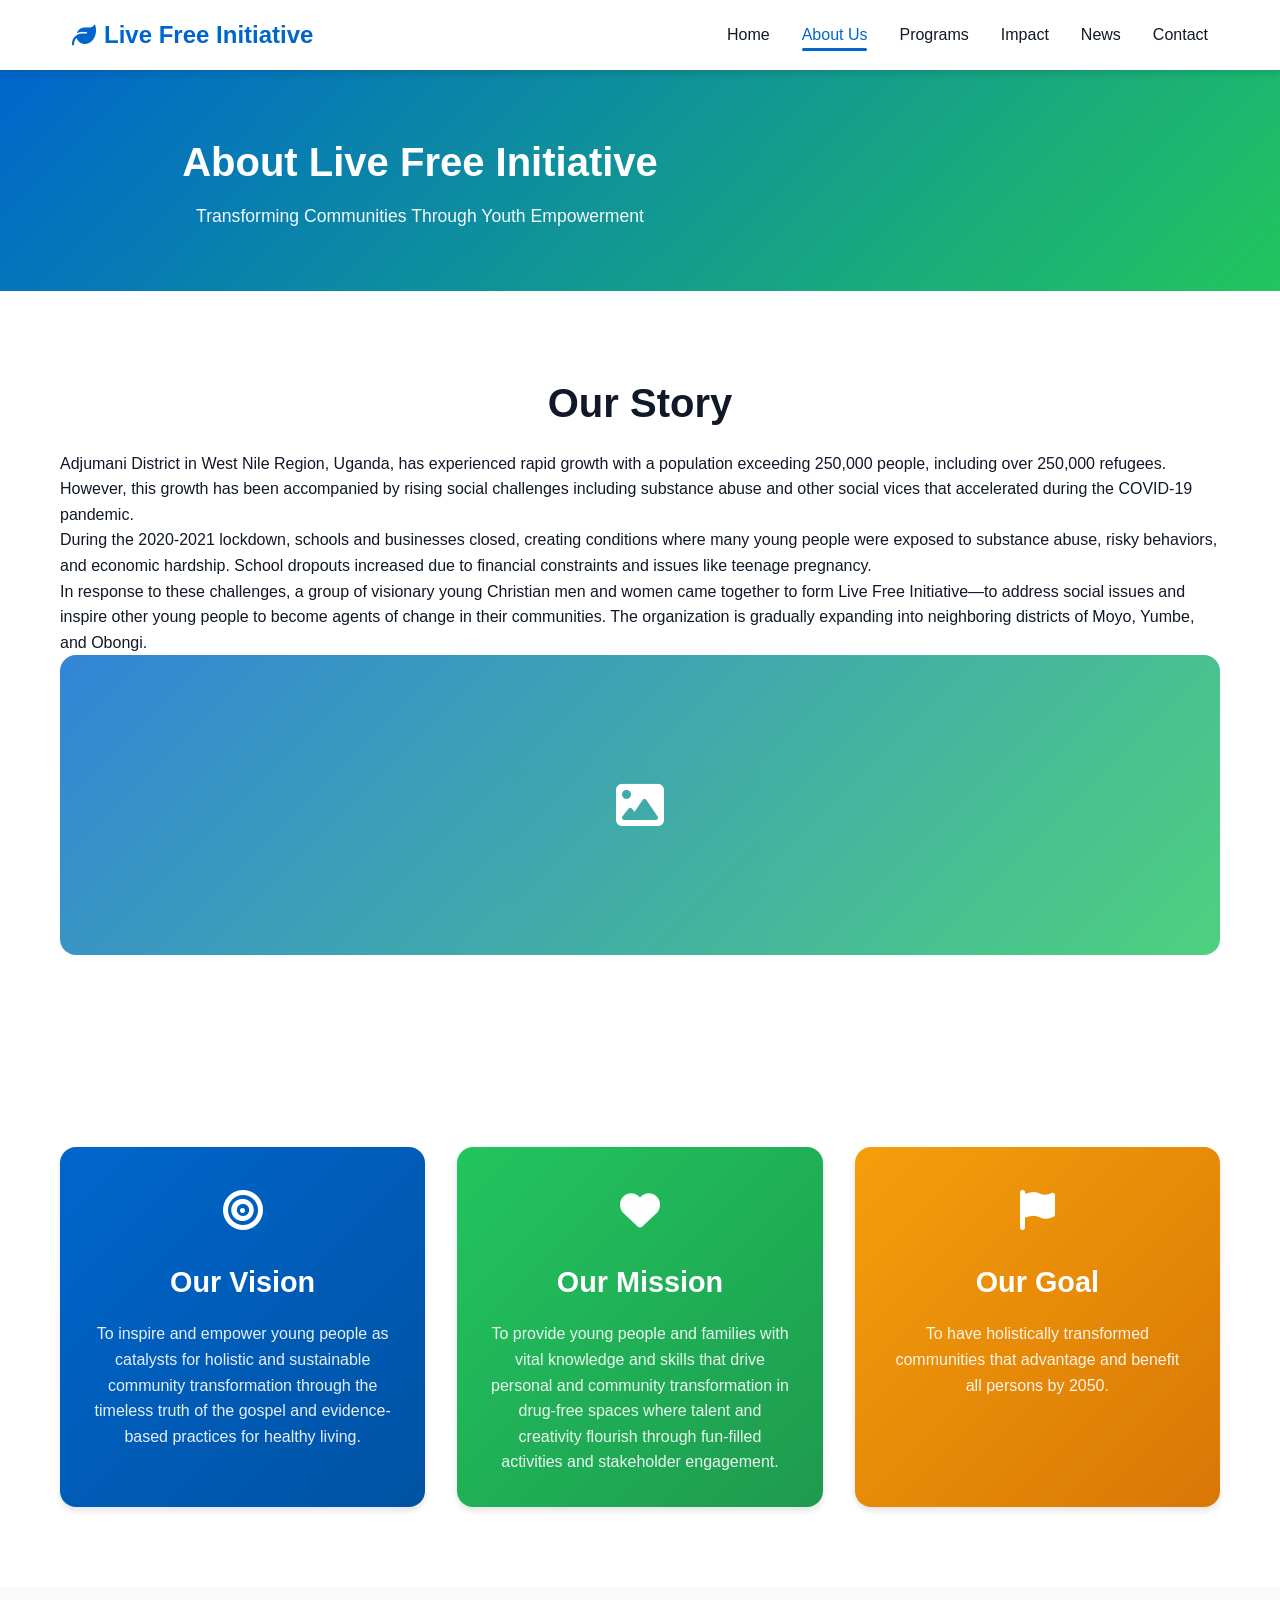
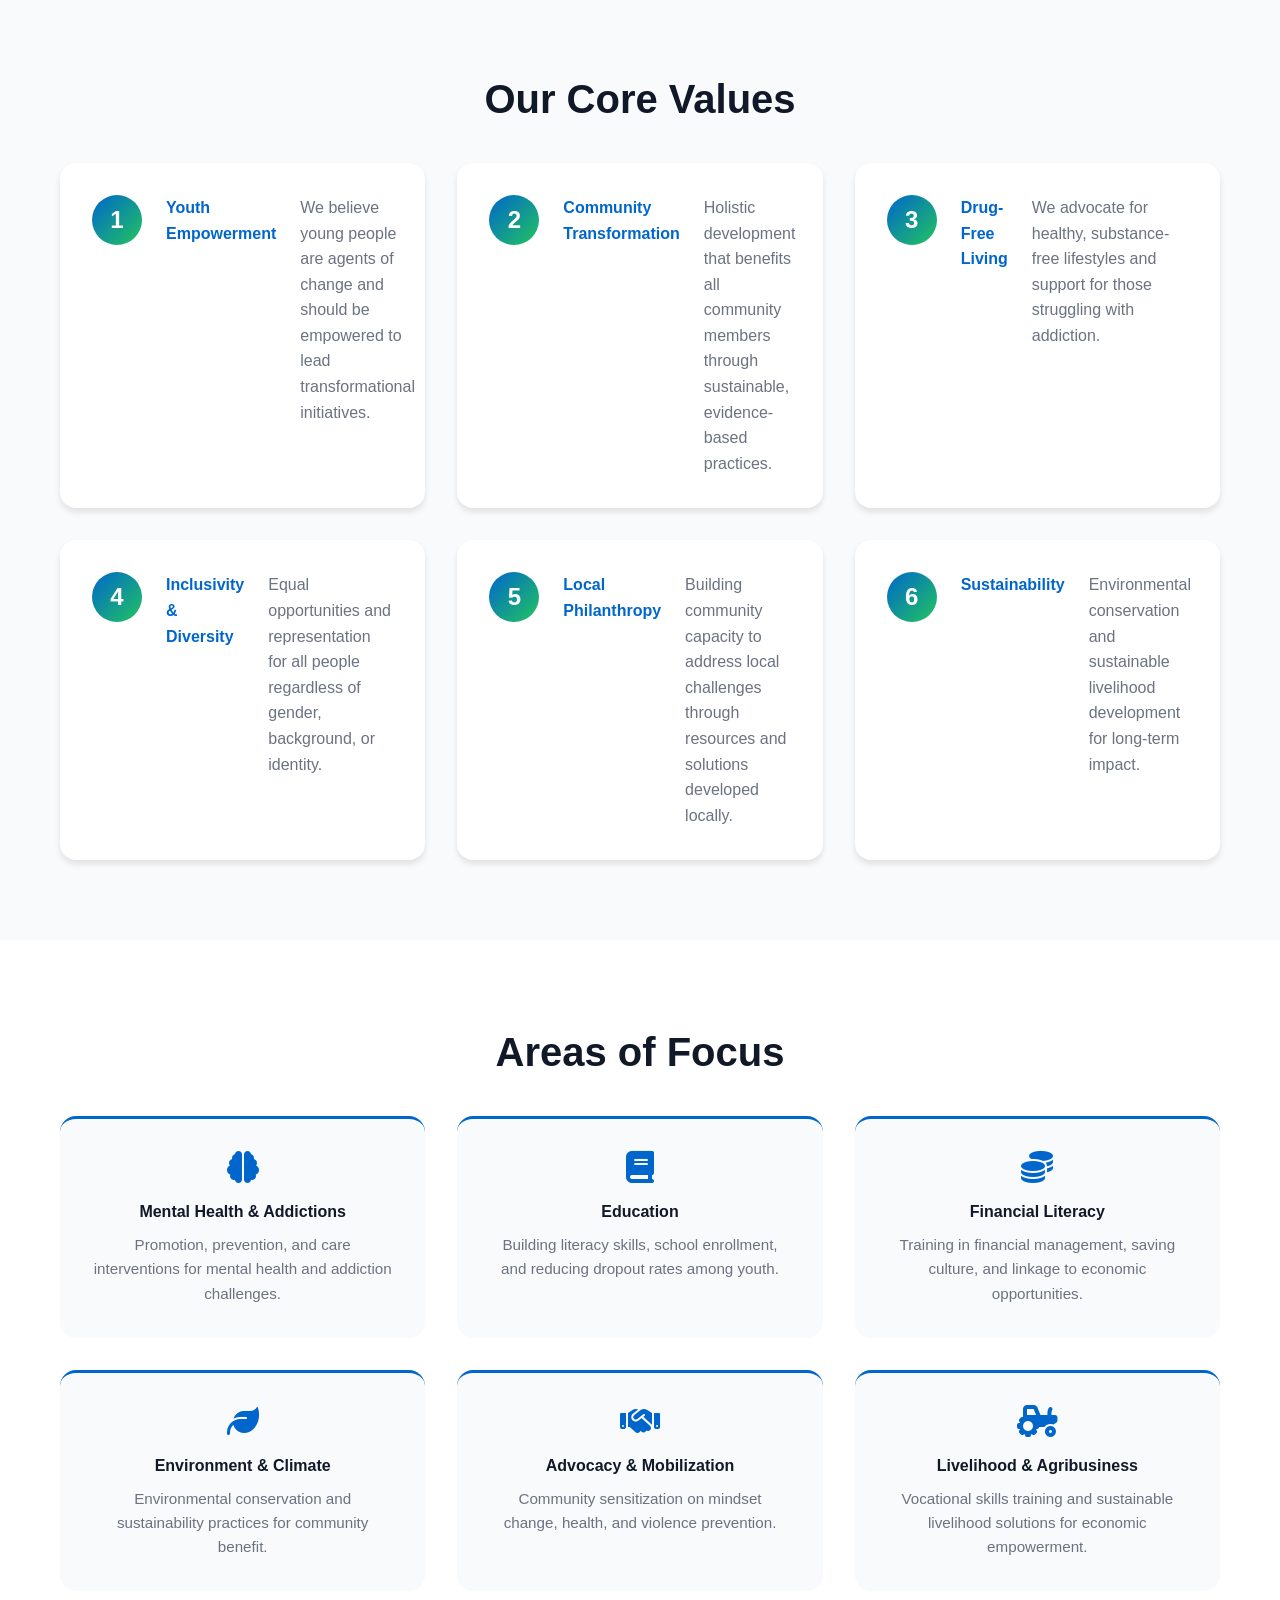
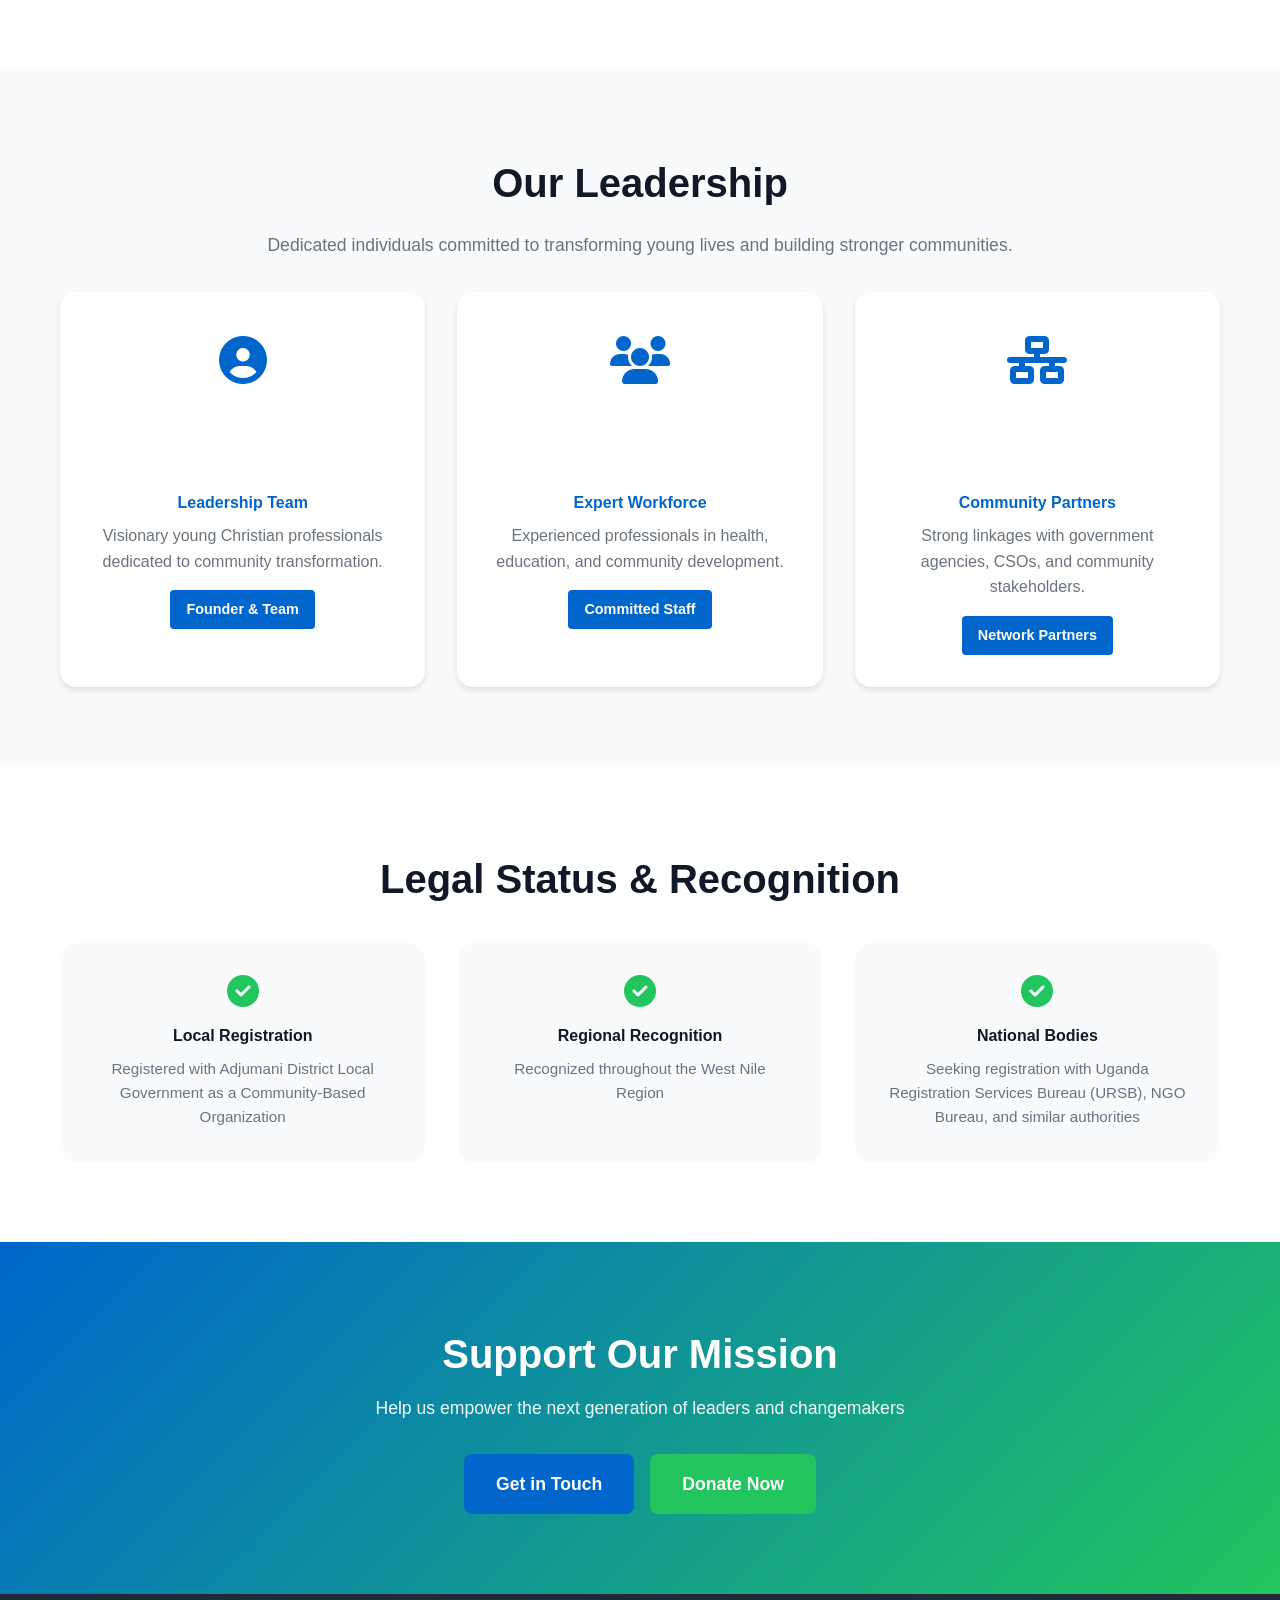
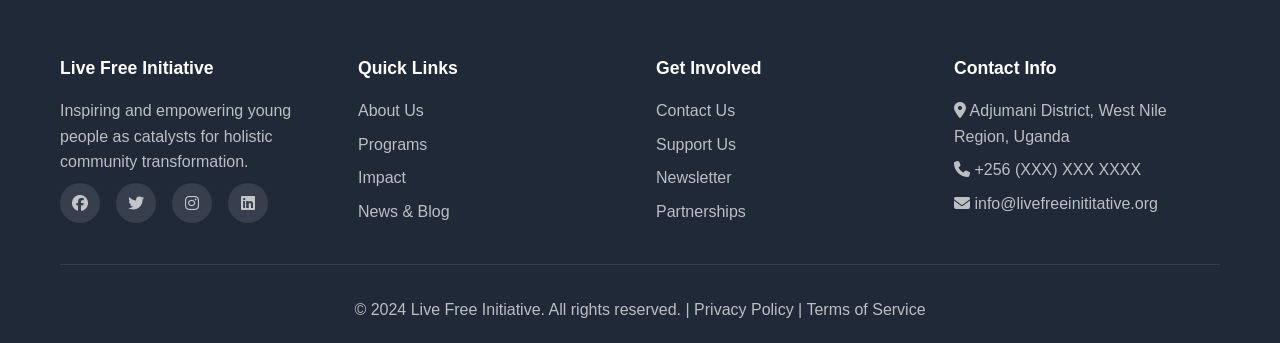
<file: LFI/about.html>
<!DOCTYPE html>
<html lang="en">
<head>
    <meta charset="UTF-8">
    <meta name="viewport" content="width=device-width, initial-scale=1.0">
    <meta name="description" content="Learn about Live Free Initiative - Our vision, mission, values, and the team dedicated to transforming young lives in Adjumani, Uganda.">
    <meta name="keywords" content="about live free initiative, mission vision values, youth organization, Uganda">
    <title>About Us - Live Free Initiative</title>
    <link rel="stylesheet" href="css/styles.css">
    <link rel="stylesheet" href="https://cdnjs.cloudflare.com/ajax/libs/font-awesome/6.4.0/css/all.min.css">
</head>
<body>
    <!-- Navigation -->
    <nav class="navbar">
        <div class="nav-container">
            <div class="nav-logo">
                <i class="fas fa-leaf"></i> Live Free Initiative
            </div>
            <ul class="nav-menu">
                <li><a href="index.html" class="nav-link">Home</a></li>
                <li><a href="about.html" class="nav-link active">About Us</a></li>
                <li><a href="programs.html" class="nav-link">Programs</a></li>
                <li><a href="projects.html" class="nav-link">Impact</a></li>
                <li><a href="blog.html" class="nav-link">News</a></li>
                <li><a href="contact.html" class="nav-link">Contact</a></li>
            </ul>
            <div class="hamburger">
                <span></span>
                <span></span>
                <span></span>
            </div>
        </div>
    </nav>

    <!-- Hero Section -->
    <section class="page-hero">
        <div class="hero-content">
            <h1>About Live Free Initiative</h1>
            <p>Transforming Communities Through Youth Empowerment</p>
        </div>
    </section>

    <!-- Our Story -->
    <section class="our-story">
        <div class="container">
            <h2>Our Story</h2>
            <div class="story-content">
                <div class="story-text">
                    <p>Adjumani District in West Nile Region, Uganda, has experienced rapid growth with a population exceeding 250,000 people, including over 250,000 refugees. However, this growth has been accompanied by rising social challenges including substance abuse and other social vices that accelerated during the COVID-19 pandemic.</p>
                    <p>During the 2020-2021 lockdown, schools and businesses closed, creating conditions where many young people were exposed to substance abuse, risky behaviors, and economic hardship. School dropouts increased due to financial constraints and issues like teenage pregnancy.</p>
                    <p>In response to these challenges, a group of visionary young Christian men and women came together to form Live Free Initiative—to address social issues and inspire other young people to become agents of change in their communities. The organization is gradually expanding into neighboring districts of Moyo, Yumbe, and Obongi.</p>
                </div>
                <div class="story-image">
                    <div class="image-placeholder">
                        <i class="fas fa-image"></i>
                    </div>
                </div>
            </div>
        </div>
    </section>

    <!-- Mission, Vision, Values -->
    <section class="mission-vision">
        <div class="container">
            <div class="values-grid">
                <div class="value-card primary">
                    <div class="value-icon">
                        <i class="fas fa-bullseye"></i>
                    </div>
                    <h3>Our Vision</h3>
                    <p>To inspire and empower young people as catalysts for holistic and sustainable community transformation through the timeless truth of the gospel and evidence-based practices for healthy living.</p>
                </div>
                <div class="value-card secondary">
                    <div class="value-icon">
                        <i class="fas fa-heart"></i>
                    </div>
                    <h3>Our Mission</h3>
                    <p>To provide young people and families with vital knowledge and skills that drive personal and community transformation in drug-free spaces where talent and creativity flourish through fun-filled activities and stakeholder engagement.</p>
                </div>
                <div class="value-card accent">
                    <div class="value-icon">
                        <i class="fas fa-flag"></i>
                    </div>
                    <h3>Our Goal</h3>
                    <p>To have holistically transformed communities that advantage and benefit all persons by 2050.</p>
                </div>
            </div>
        </div>
    </section>

    <!-- Core Values -->
    <section class="core-values">
        <div class="container">
            <h2>Our Core Values</h2>
            <div class="values-list">
                <div class="value-item">
                    <div class="value-number">1</div>
                    <h4>Youth Empowerment</h4>
                    <p>We believe young people are agents of change and should be empowered to lead transformational initiatives.</p>
                </div>
                <div class="value-item">
                    <div class="value-number">2</div>
                    <h4>Community Transformation</h4>
                    <p>Holistic development that benefits all community members through sustainable, evidence-based practices.</p>
                </div>
                <div class="value-item">
                    <div class="value-number">3</div>
                    <h4>Drug-Free Living</h4>
                    <p>We advocate for healthy, substance-free lifestyles and support for those struggling with addiction.</p>
                </div>
                <div class="value-item">
                    <div class="value-number">4</div>
                    <h4>Inclusivity & Diversity</h4>
                    <p>Equal opportunities and representation for all people regardless of gender, background, or identity.</p>
                </div>
                <div class="value-item">
                    <div class="value-number">5</div>
                    <h4>Local Philanthropy</h4>
                    <p>Building community capacity to address local challenges through resources and solutions developed locally.</p>
                </div>
                <div class="value-item">
                    <div class="value-number">6</div>
                    <h4>Sustainability</h4>
                    <p>Environmental conservation and sustainable livelihood development for long-term impact.</p>
                </div>
            </div>
        </div>
    </section>

    <!-- Working Areas -->
    <section class="working-areas">
        <div class="container">
            <h2>Areas of Focus</h2>
            <div class="areas-grid">
                <div class="area-card">
                    <i class="fas fa-brain"></i>
                    <h4>Mental Health & Addictions</h4>
                    <p>Promotion, prevention, and care interventions for mental health and addiction challenges.</p>
                </div>
                <div class="area-card">
                    <i class="fas fa-book"></i>
                    <h4>Education</h4>
                    <p>Building literacy skills, school enrollment, and reducing dropout rates among youth.</p>
                </div>
                <div class="area-card">
                    <i class="fas fa-coins"></i>
                    <h4>Financial Literacy</h4>
                    <p>Training in financial management, saving culture, and linkage to economic opportunities.</p>
                </div>
                <div class="area-card">
                    <i class="fas fa-leaf"></i>
                    <h4>Environment & Climate</h4>
                    <p>Environmental conservation and sustainability practices for community benefit.</p>
                </div>
                <div class="area-card">
                    <i class="fas fa-handshake"></i>
                    <h4>Advocacy & Mobilization</h4>
                    <p>Community sensitization on mindset change, health, and violence prevention.</p>
                </div>
                <div class="area-card">
                    <i class="fas fa-tractor"></i>
                    <h4>Livelihood & Agribusiness</h4>
                    <p>Vocational skills training and sustainable livelihood solutions for economic empowerment.</p>
                </div>
            </div>
        </div>
    </section>

    <!-- Leadership & Team -->
    <section class="team-section">
        <div class="container">
            <h2>Our Leadership</h2>
            <p class="section-intro">Dedicated individuals committed to transforming young lives and building stronger communities.</p>
            <div class="team-grid">
                <div class="team-member">
                    <div class="member-image">
                        <i class="fas fa-user-circle"></i>
                    </div>
                    <h4>Leadership Team</h4>
                    <p>Visionary young Christian professionals dedicated to community transformation.</p>
                    <span class="member-role">Founder & Team</span>
                </div>
                <div class="team-member">
                    <div class="member-image">
                        <i class="fas fa-users"></i>
                    </div>
                    <h4>Expert Workforce</h4>
                    <p>Experienced professionals in health, education, and community development.</p>
                    <span class="member-role">Committed Staff</span>
                </div>
                <div class="team-member">
                    <div class="member-image">
                        <i class="fas fa-network-wired"></i>
                    </div>
                    <h4>Community Partners</h4>
                    <p>Strong linkages with government agencies, CSOs, and community stakeholders.</p>
                    <span class="member-role">Network Partners</span>
                </div>
            </div>
        </div>
    </section>

    <!-- Registration Status -->
    <section class="registration-status">
        <div class="container">
            <h2>Legal Status & Recognition</h2>
            <div class="status-grid">
                <div class="status-item">
                    <i class="fas fa-check-circle"></i>
                    <h4>Local Registration</h4>
                    <p>Registered with Adjumani District Local Government as a Community-Based Organization</p>
                </div>
                <div class="status-item">
                    <i class="fas fa-check-circle"></i>
                    <h4>Regional Recognition</h4>
                    <p>Recognized throughout the West Nile Region</p>
                </div>
                <div class="status-item">
                    <i class="fas fa-check-circle"></i>
                    <h4>National Bodies</h4>
                    <p>Seeking registration with Uganda Registration Services Bureau (URSB), NGO Bureau, and similar authorities</p>
                </div>
            </div>
        </div>
    </section>

    <!-- Call to Action -->
    <section class="cta-section">
        <div class="container">
            <h2>Support Our Mission</h2>
            <p>Help us empower the next generation of leaders and changemakers</p>
            <div class="cta-buttons">
                <a href="contact.html" class="btn btn-primary btn-large">Get in Touch</a>
                <a href="contact.html#donate" class="btn btn-secondary btn-large">Donate Now</a>
            </div>
        </div>
    </section>

    <!-- Footer -->
    <footer class="footer">
        <div class="container">
            <div class="footer-grid">
                <div class="footer-section">
                    <h4>Live Free Initiative</h4>
                    <p>Inspiring and empowering young people as catalysts for holistic community transformation.</p>
                    <div class="social-links">
                        <a href="#" title="Facebook"><i class="fab fa-facebook"></i></a>
                        <a href="#" title="Twitter"><i class="fab fa-twitter"></i></a>
                        <a href="#" title="Instagram"><i class="fab fa-instagram"></i></a>
                        <a href="#" title="LinkedIn"><i class="fab fa-linkedin"></i></a>
                    </div>
                </div>
                <div class="footer-section">
                    <h4>Quick Links</h4>
                    <ul>
                        <li><a href="about.html">About Us</a></li>
                        <li><a href="programs.html">Programs</a></li>
                        <li><a href="projects.html">Impact</a></li>
                        <li><a href="blog.html">News & Blog</a></li>
                    </ul>
                </div>
                <div class="footer-section">
                    <h4>Get Involved</h4>
                    <ul>
                        <li><a href="contact.html">Contact Us</a></li>
                        <li><a href="contact.html#donate">Support Us</a></li>
                        <li><a href="contact.html#newsletter">Newsletter</a></li>
                        <li><a href="#partnership">Partnerships</a></li>
                    </ul>
                </div>
                <div class="footer-section">
                    <h4>Contact Info</h4>
                    <p><i class="fas fa-map-marker-alt"></i> Adjumani District, West Nile Region, Uganda</p>
                    <p><i class="fas fa-phone"></i> <a href="tel:+256">+256 (XXX) XXX XXXX</a></p>
                    <p><i class="fas fa-envelope"></i> <a href="mailto:info@livefreeinititative.org">info@livefreeinititative.org</a></p>
                </div>
            </div>
            <div class="footer-bottom">
                <p>&copy; 2024 Live Free Initiative. All rights reserved. | <a href="#">Privacy Policy</a> | <a href="#">Terms of Service</a></p>
            </div>
        </div>
    </footer>

    <script src="js/script.js"></script>
</body>
</html>
</file>
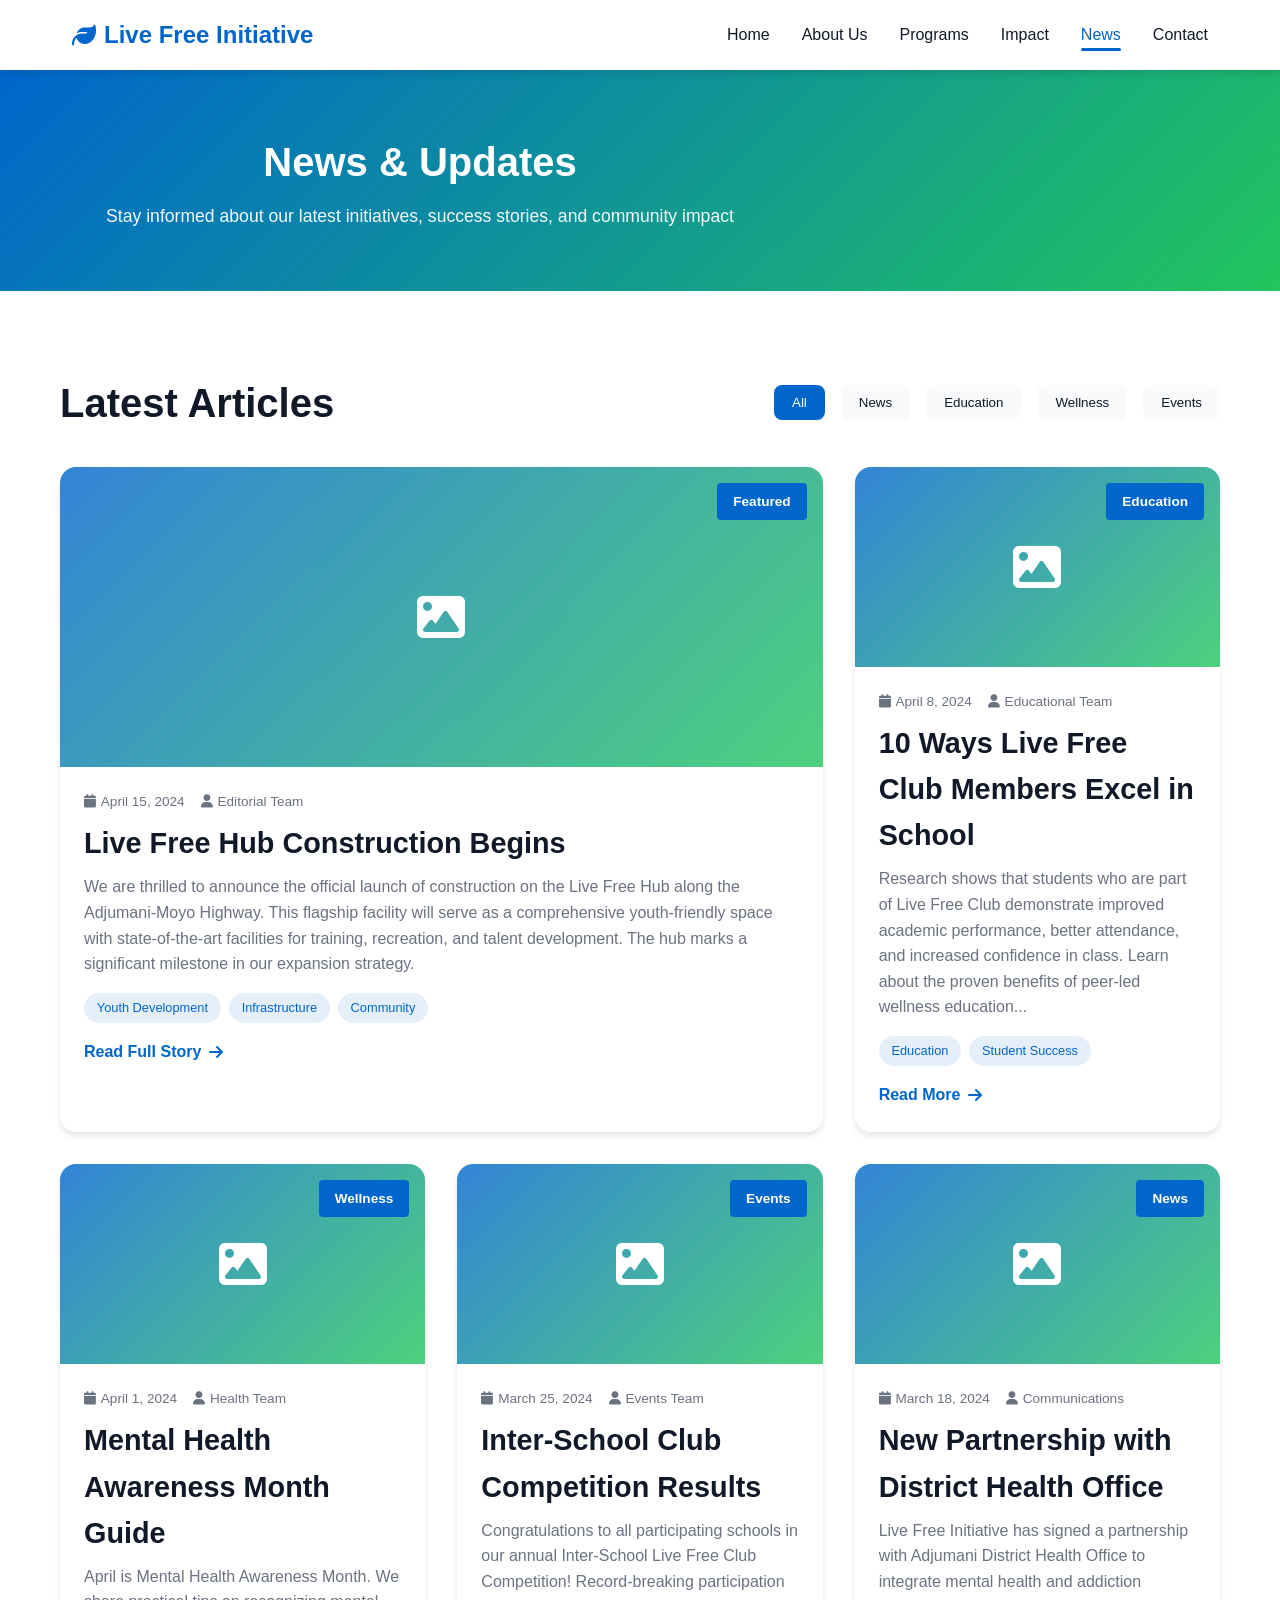
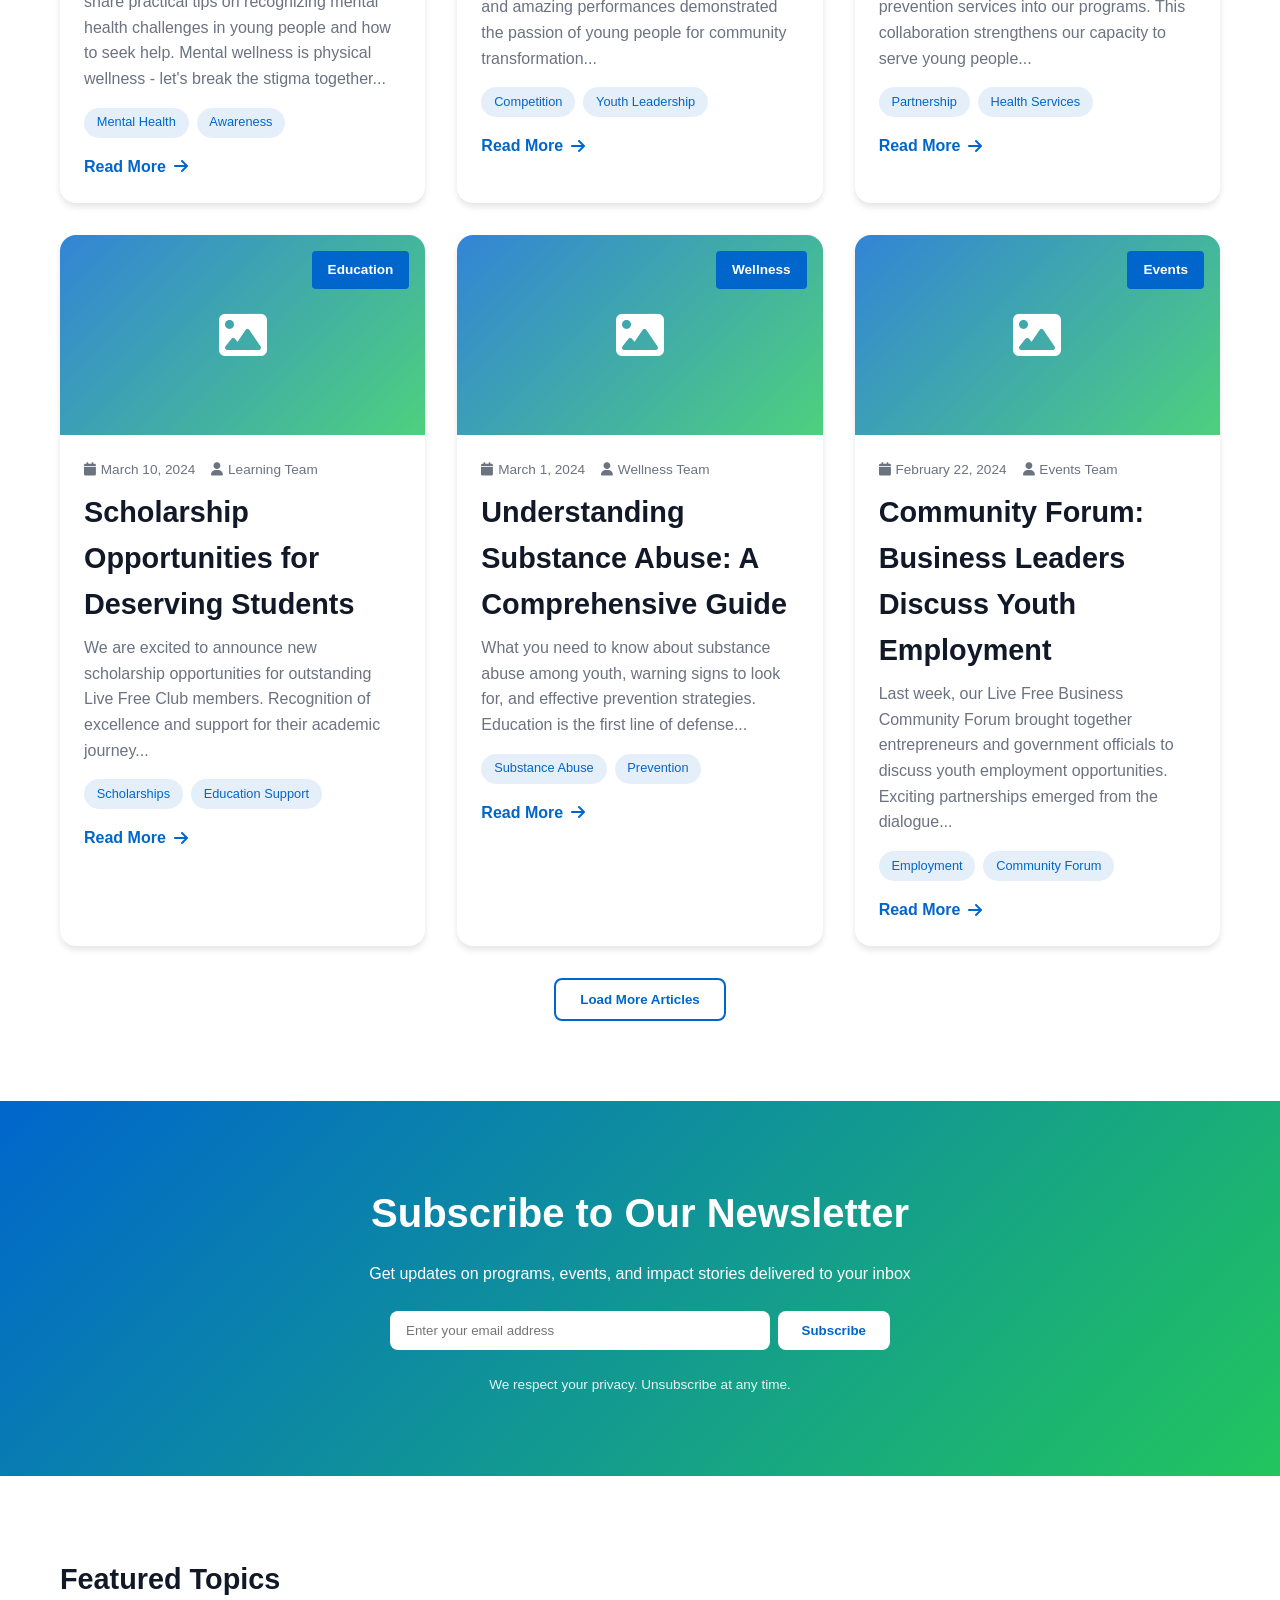
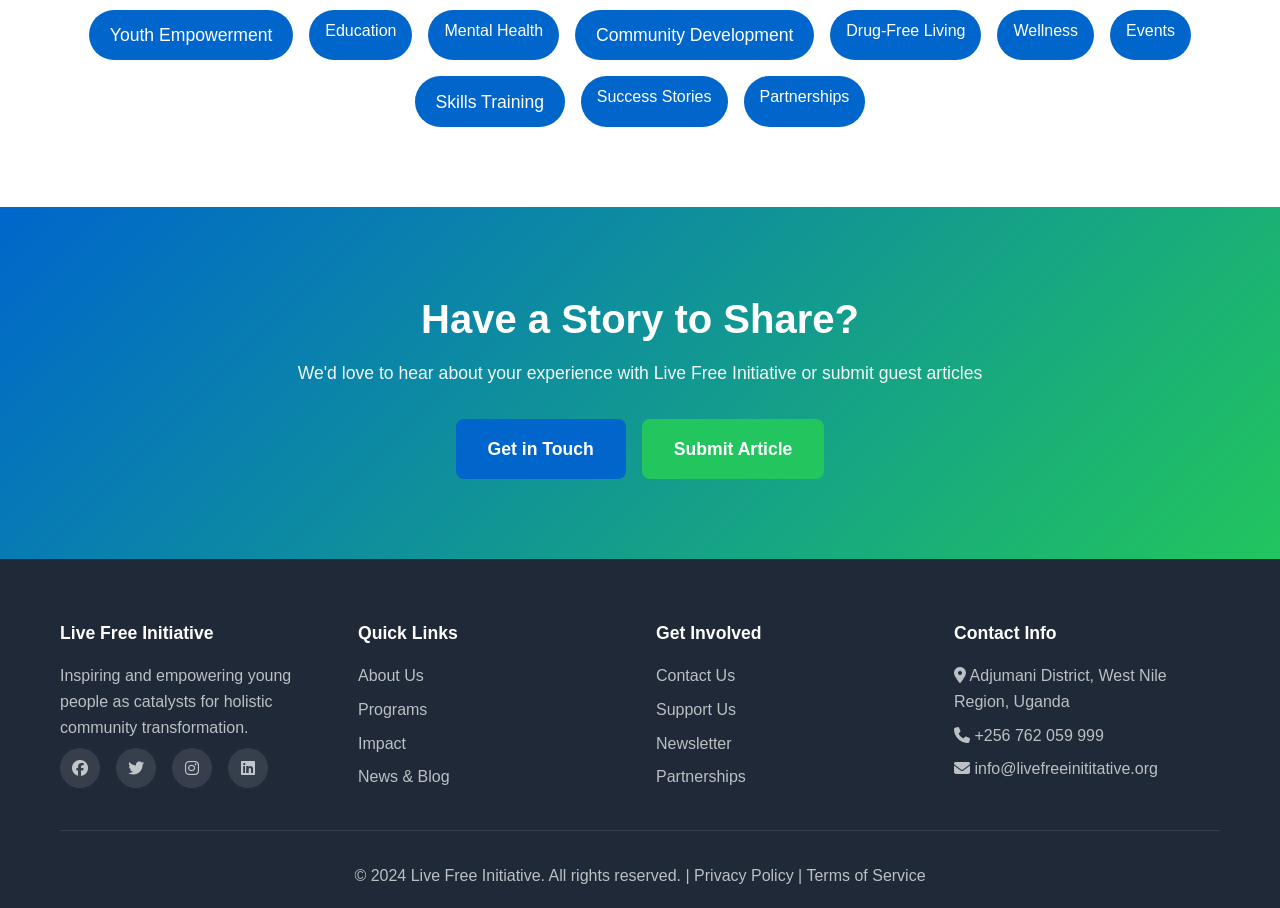
<file: LFI/blog.html>
<!DOCTYPE html>
<html lang="en">
<head>
    <meta charset="UTF-8">
    <meta name="viewport" content="width=device-width, initial-scale=1.0">
    <meta name="description" content="Live Free Initiative Blog - Articles, news, and updates on youth empowerment, substance abuse prevention, and community news.">
    <meta name="keywords" content="blog, news, youth articles, community updates, wellness, substance abuse prevention">
    <title>News & Blog - Live Free Initiative</title>
    <link rel="stylesheet" href="css/styles.css">
    <link rel="stylesheet" href="https://cdnjs.cloudflare.com/ajax/libs/font-awesome/6.4.0/css/all.min.css">
</head>
<body>
    <!-- Navigation -->
    <nav class="navbar">
        <div class="nav-container">
            <div class="nav-logo">
                <i class="fas fa-leaf"></i> Live Free Initiative
            </div>
            <ul class="nav-menu">
                <li><a href="index.html" class="nav-link">Home</a></li>
                <li><a href="about.html" class="nav-link">About Us</a></li>
                <li><a href="programs.html" class="nav-link">Programs</a></li>
                <li><a href="projects.html" class="nav-link">Impact</a></li>
                <li><a href="blog.html" class="nav-link active">News</a></li>
                <li><a href="contact.html" class="nav-link">Contact</a></li>
            </ul>
            <div class="hamburger">
                <span></span>
                <span></span>
                <span></span>
            </div>
        </div>
    </nav>

    <!-- Hero Section -->
    <section class="page-hero">
        <div class="hero-content">
            <h1>News & Updates</h1>
            <p>Stay informed about our latest initiatives, success stories, and community impact</p>
        </div>
    </section>

    <!-- Blog Posts -->
    <section class="blog-section">
        <div class="container">
            <div class="blog-header">
                <h2>Latest Articles</h2>
                <div class="blog-filters">
                    <button class="filter-btn active" data-filter="all">All</button>
                    <button class="filter-btn" data-filter="news">News</button>
                    <button class="filter-btn" data-filter="education">Education</button>
                    <button class="filter-btn" data-filter="wellness">Wellness</button>
                    <button class="filter-btn" data-filter="events">Events</button>
                </div>
            </div>

            <div class="blog-grid">
                <!-- Featured Post -->
                <div class="blog-post featured-post" data-filter="news">
                    <div class="post-image">
                        <div class="image-placeholder large">
                            <i class="fas fa-image"></i>
                        </div>
                        <span class="post-category">Featured</span>
                    </div>
                    <div class="post-content">
                        <div class="post-meta">
                            <span class="post-date"><i class="fas fa-calendar"></i> April 15, 2024</span>
                            <span class="post-author"><i class="fas fa-user"></i> Editorial Team</span>
                        </div>
                        <h3>Live Free Hub Construction Begins</h3>
                        <p>We are thrilled to announce the official launch of construction on the Live Free Hub along the Adjumani-Moyo Highway. This flagship facility will serve as a comprehensive youth-friendly space with state-of-the-art facilities for training, recreation, and talent development. The hub marks a significant milestone in our expansion strategy.</p>
                        <div class="post-tags">
                            <span class="tag">Youth Development</span>
                            <span class="tag">Infrastructure</span>
                            <span class="tag">Community</span>
                        </div>
                        <a href="#" class="read-more">Read Full Story <i class="fas fa-arrow-right"></i></a>
                    </div>
                </div>

                <!-- Blog Posts -->
                <div class="blog-post" data-filter="education">
                    <div class="post-image">
                        <div class="image-placeholder">
                            <i class="fas fa-image"></i>
                        </div>
                        <span class="post-category">Education</span>
                    </div>
                    <div class="post-content">
                        <div class="post-meta">
                            <span class="post-date"><i class="fas fa-calendar"></i> April 8, 2024</span>
                            <span class="post-author"><i class="fas fa-user"></i> Educational Team</span>
                        </div>
                        <h3>10 Ways Live Free Club Members Excel in School</h3>
                        <p>Research shows that students who are part of Live Free Club demonstrate improved academic performance, better attendance, and increased confidence in class. Learn about the proven benefits of peer-led wellness education...</p>
                        <div class="post-tags">
                            <span class="tag">Education</span>
                            <span class="tag">Student Success</span>
                        </div>
                        <a href="#" class="read-more">Read More <i class="fas fa-arrow-right"></i></a>
                    </div>
                </div>

                <div class="blog-post" data-filter="wellness">
                    <div class="post-image">
                        <div class="image-placeholder">
                            <i class="fas fa-image"></i>
                        </div>
                        <span class="post-category">Wellness</span>
                    </div>
                    <div class="post-content">
                        <div class="post-meta">
                            <span class="post-date"><i class="fas fa-calendar"></i> April 1, 2024</span>
                            <span class="post-author"><i class="fas fa-user"></i> Health Team</span>
                        </div>
                        <h3>Mental Health Awareness Month Guide</h3>
                        <p>April is Mental Health Awareness Month. We share practical tips on recognizing mental health challenges in young people and how to seek help. Mental wellness is physical wellness - let's break the stigma together...</p>
                        <div class="post-tags">
                            <span class="tag">Mental Health</span>
                            <span class="tag">Awareness</span>
                        </div>
                        <a href="#" class="read-more">Read More <i class="fas fa-arrow-right"></i></a>
                    </div>
                </div>

                <div class="blog-post" data-filter="events">
                    <div class="post-image">
                        <div class="image-placeholder">
                            <i class="fas fa-image"></i>
                        </div>
                        <span class="post-category">Events</span>
                    </div>
                    <div class="post-content">
                        <div class="post-meta">
                            <span class="post-date"><i class="fas fa-calendar"></i> March 25, 2024</span>
                            <span class="post-author"><i class="fas fa-user"></i> Events Team</span>
                        </div>
                        <h3>Inter-School Club Competition Results</h3>
                        <p>Congratulations to all participating schools in our annual Inter-School Live Free Club Competition! Record-breaking participation and amazing performances demonstrated the passion of young people for community transformation...</p>
                        <div class="post-tags">
                            <span class="tag">Competition</span>
                            <span class="tag">Youth Leadership</span>
                        </div>
                        <a href="#" class="read-more">Read More <i class="fas fa-arrow-right"></i></a>
                    </div>
                </div>

                <div class="blog-post" data-filter="news">
                    <div class="post-image">
                        <div class="image-placeholder">
                            <i class="fas fa-image"></i>
                        </div>
                        <span class="post-category">News</span>
                    </div>
                    <div class="post-content">
                        <div class="post-meta">
                            <span class="post-date"><i class="fas fa-calendar"></i> March 18, 2024</span>
                            <span class="post-author"><i class="fas fa-user"></i> Communications</span>
                        </div>
                        <h3>New Partnership with District Health Office</h3>
                        <p>Live Free Initiative has signed a partnership with Adjumani District Health Office to integrate mental health and addiction prevention services into our programs. This collaboration strengthens our capacity to serve young people...</p>
                        <div class="post-tags">
                            <span class="tag">Partnership</span>
                            <span class="tag">Health Services</span>
                        </div>
                        <a href="#" class="read-more">Read More <i class="fas fa-arrow-right"></i></a>
                    </div>
                </div>

                <div class="blog-post" data-filter="education">
                    <div class="post-image">
                        <div class="image-placeholder">
                            <i class="fas fa-image"></i>
                        </div>
                        <span class="post-category">Education</span>
                    </div>
                    <div class="post-content">
                        <div class="post-meta">
                            <span class="post-date"><i class="fas fa-calendar"></i> March 10, 2024</span>
                            <span class="post-author"><i class="fas fa-user"></i> Learning Team</span>
                        </div>
                        <h3>Scholarship Opportunities for Deserving Students</h3>
                        <p>We are excited to announce new scholarship opportunities for outstanding Live Free Club members. Recognition of excellence and support for their academic journey...</p>
                        <div class="post-tags">
                            <span class="tag">Scholarships</span>
                            <span class="tag">Education Support</span>
                        </div>
                        <a href="#" class="read-more">Read More <i class="fas fa-arrow-right"></i></a>
                    </div>
                </div>

                <div class="blog-post" data-filter="wellness">
                    <div class="post-image">
                        <div class="image-placeholder">
                            <i class="fas fa-image"></i>
                        </div>
                        <span class="post-category">Wellness</span>
                    </div>
                    <div class="post-content">
                        <div class="post-meta">
                            <span class="post-date"><i class="fas fa-calendar"></i> March 1, 2024</span>
                            <span class="post-author"><i class="fas fa-user"></i> Wellness Team</span>
                        </div>
                        <h3>Understanding Substance Abuse: A Comprehensive Guide</h3>
                        <p>What you need to know about substance abuse among youth, warning signs to look for, and effective prevention strategies. Education is the first line of defense...</p>
                        <div class="post-tags">
                            <span class="tag">Substance Abuse</span>
                            <span class="tag">Prevention</span>
                        </div>
                        <a href="#" class="read-more">Read More <i class="fas fa-arrow-right"></i></a>
                    </div>
                </div>

                <div class="blog-post" data-filter="events">
                    <div class="post-image">
                        <div class="image-placeholder">
                            <i class="fas fa-image"></i>
                        </div>
                        <span class="post-category">Events</span>
                    </div>
                    <div class="post-content">
                        <div class="post-meta">
                            <span class="post-date"><i class="fas fa-calendar"></i> February 22, 2024</span>
                            <span class="post-author"><i class="fas fa-user"></i> Events Team</span>
                        </div>
                        <h3>Community Forum: Business Leaders Discuss Youth Employment</h3>
                        <p>Last week, our Live Free Business Community Forum brought together entrepreneurs and government officials to discuss youth employment opportunities. Exciting partnerships emerged from the dialogue...</p>
                        <div class="post-tags">
                            <span class="tag">Employment</span>
                            <span class="tag">Community Forum</span>
                        </div>
                        <a href="#" class="read-more">Read More <i class="fas fa-arrow-right"></i></a>
                    </div>
                </div>
            </div>

            <!-- Load More -->
            <div class="load-more-section">
                <button class="btn btn-outline">Load More Articles</button>
            </div>
        </div>
    </section>

    <!-- Newsletter Signup -->
    <section class="newsletter-section">
        <div class="container">
            <h2>Subscribe to Our Newsletter</h2>
            <p>Get updates on programs, events, and impact stories delivered to your inbox</p>
            <form class="newsletter-form">
                <input type="email" placeholder="Enter your email address" required>
                <button type="submit" class="btn btn-primary">Subscribe</button>
            </form>
            <p class="privacy-note">We respect your privacy. Unsubscribe at any time.</p>
        </div>
    </section>

    <!-- Recent News Sidebar -->
    <section class="sidebar-section">
        <div class="container sidebar-container">
            <div class="main-content">
                <h3>Featured Topics</h3>
                <div class="topics-cloud">
                    <a href="#" class="topic-tag large">Youth Empowerment</a>
                    <a href="#" class="topic-tag">Education</a>
                    <a href="#" class="topic-tag">Mental Health</a>
                    <a href="#" class="topic-tag large">Community Development</a>
                    <a href="#" class="topic-tag">Drug-Free Living</a>
                    <a href="#" class="topic-tag">Wellness</a>
                    <a href="#" class="topic-tag">Events</a>
                    <a href="#" class="topic-tag large">Skills Training</a>
                    <a href="#" class="topic-tag">Success Stories</a>
                    <a href="#" class="topic-tag">Partnerships</a>
                </div>
            </div>
        </div>
    </section>

    <!-- Call to Action -->
    <section class="cta-section">
        <div class="container">
            <h2>Have a Story to Share?</h2>
            <p>We'd love to hear about your experience with Live Free Initiative or submit guest articles</p>
            <div class="cta-buttons">
                <a href="contact.html" class="btn btn-primary btn-large">Get in Touch</a>
                <a href="contact.html" class="btn btn-secondary btn-large">Submit Article</a>
            </div>
        </div>
    </section>

    <!-- Footer -->
    <footer class="footer">
        <div class="container">
            <div class="footer-grid">
                <div class="footer-section">
                    <h4>Live Free Initiative</h4>
                    <p>Inspiring and empowering young people as catalysts for holistic community transformation.</p>
                    <div class="social-links">
                        <a href="#" title="Facebook"><i class="fab fa-facebook"></i></a>
                        <a href="#" title="Twitter"><i class="fab fa-twitter"></i></a>
                        <a href="#" title="Instagram"><i class="fab fa-instagram"></i></a>
                        <a href="#" title="LinkedIn"><i class="fab fa-linkedin"></i></a>
                    </div>
                </div>
                <div class="footer-section">
                    <h4>Quick Links</h4>
                    <ul>
                        <li><a href="about.html">About Us</a></li>
                        <li><a href="programs.html">Programs</a></li>
                        <li><a href="projects.html">Impact</a></li>
                        <li><a href="blog.html">News & Blog</a></li>
                    </ul>
                </div>
                <div class="footer-section">
                    <h4>Get Involved</h4>
                    <ul>
                        <li><a href="contact.html">Contact Us</a></li>
                        <li><a href="contact.html#donate">Support Us</a></li>
                        <li><a href="contact.html#newsletter">Newsletter</a></li>
                        <li><a href="#partnership">Partnerships</a></li>
                    </ul>
                </div>
                <div class="footer-section">
                    <h4>Contact Info</h4>
                    <p><i class="fas fa-map-marker-alt"></i> Adjumani District, West Nile Region, Uganda</p>
                    <p><i class="fas fa-phone"></i> <a href="tel:+256">+256 762 059 999</a></p>
                    <p><i class="fas fa-envelope"></i> <a href="mailto:info@livefreeinititative.org">info@livefreeinititative.org</a></p>
                </div>
            </div>
            <div class="footer-bottom">
                <p>&copy; 2024 Live Free Initiative. All rights reserved. | <a href="#">Privacy Policy</a> | <a href="#">Terms of Service</a></p>
            </div>
        </div>
    </footer>

    <script src="js/script.js"></script>
</body>
</html>
</file>
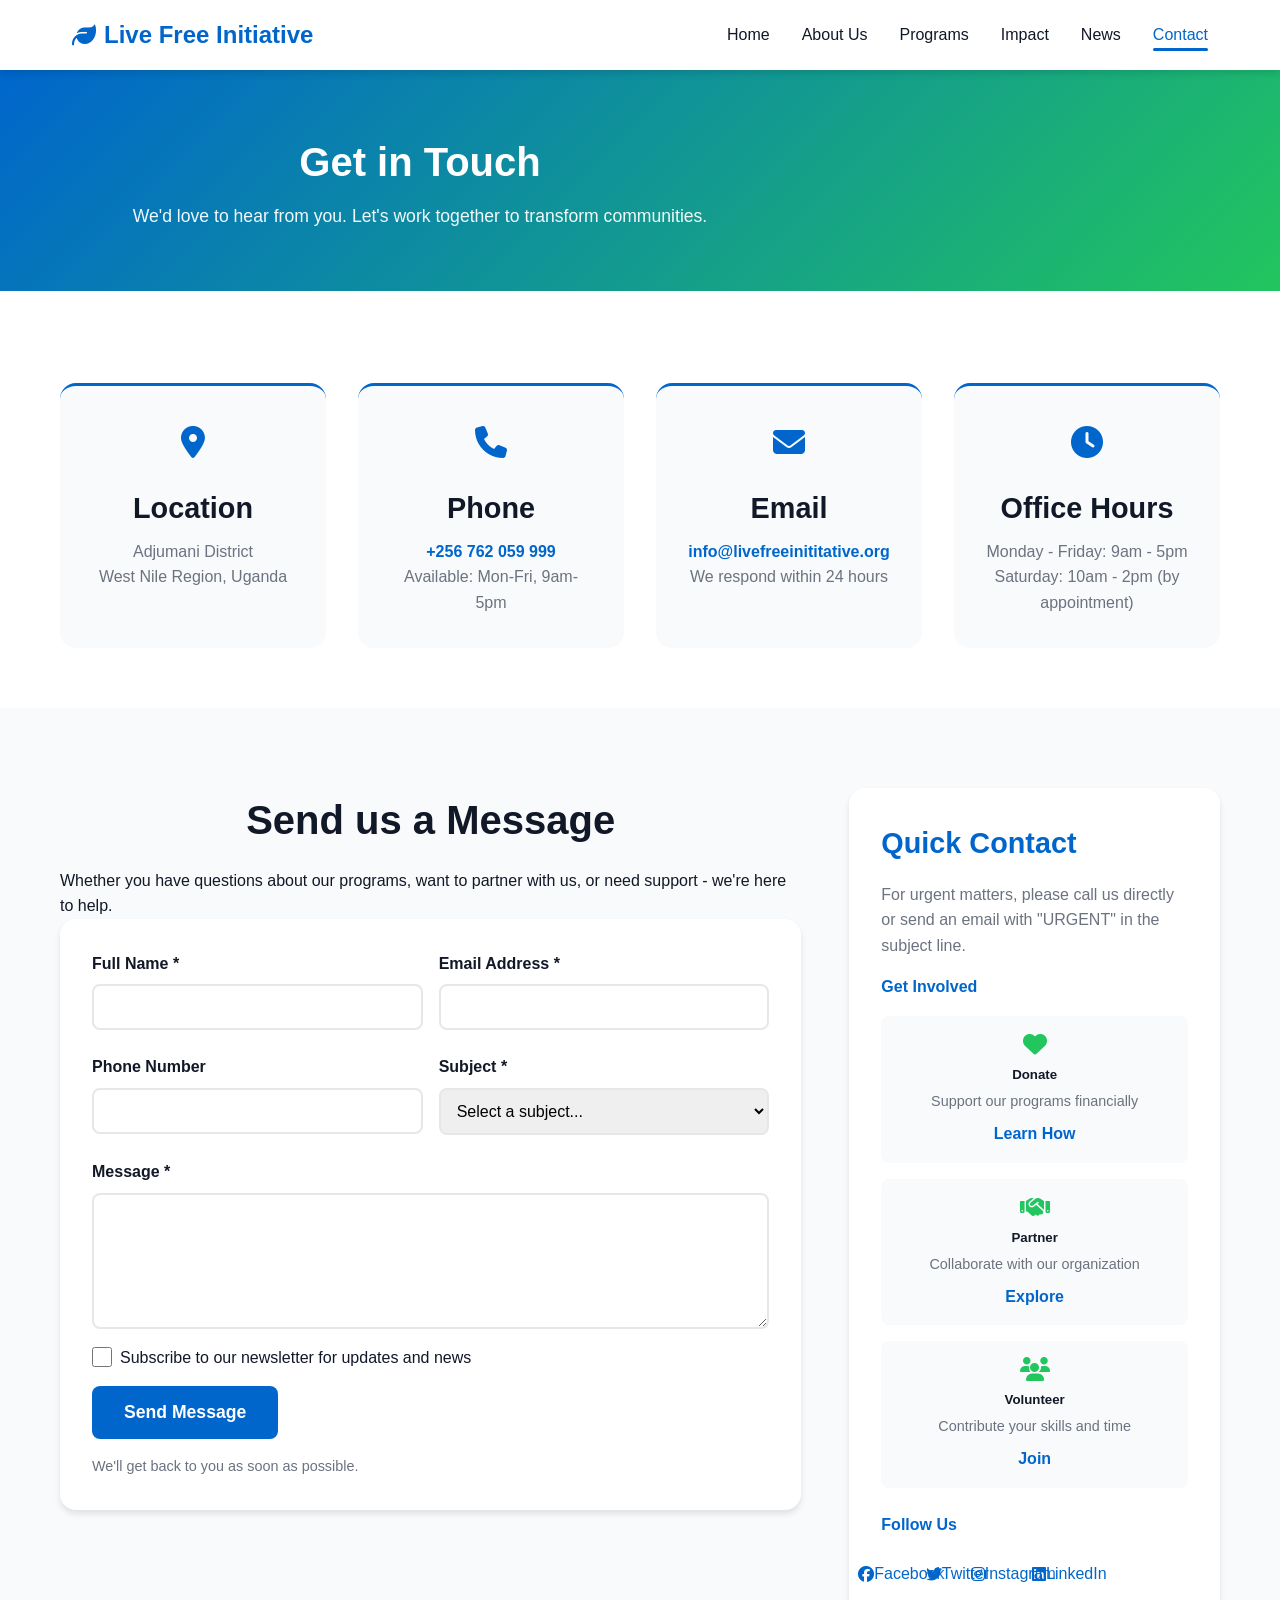
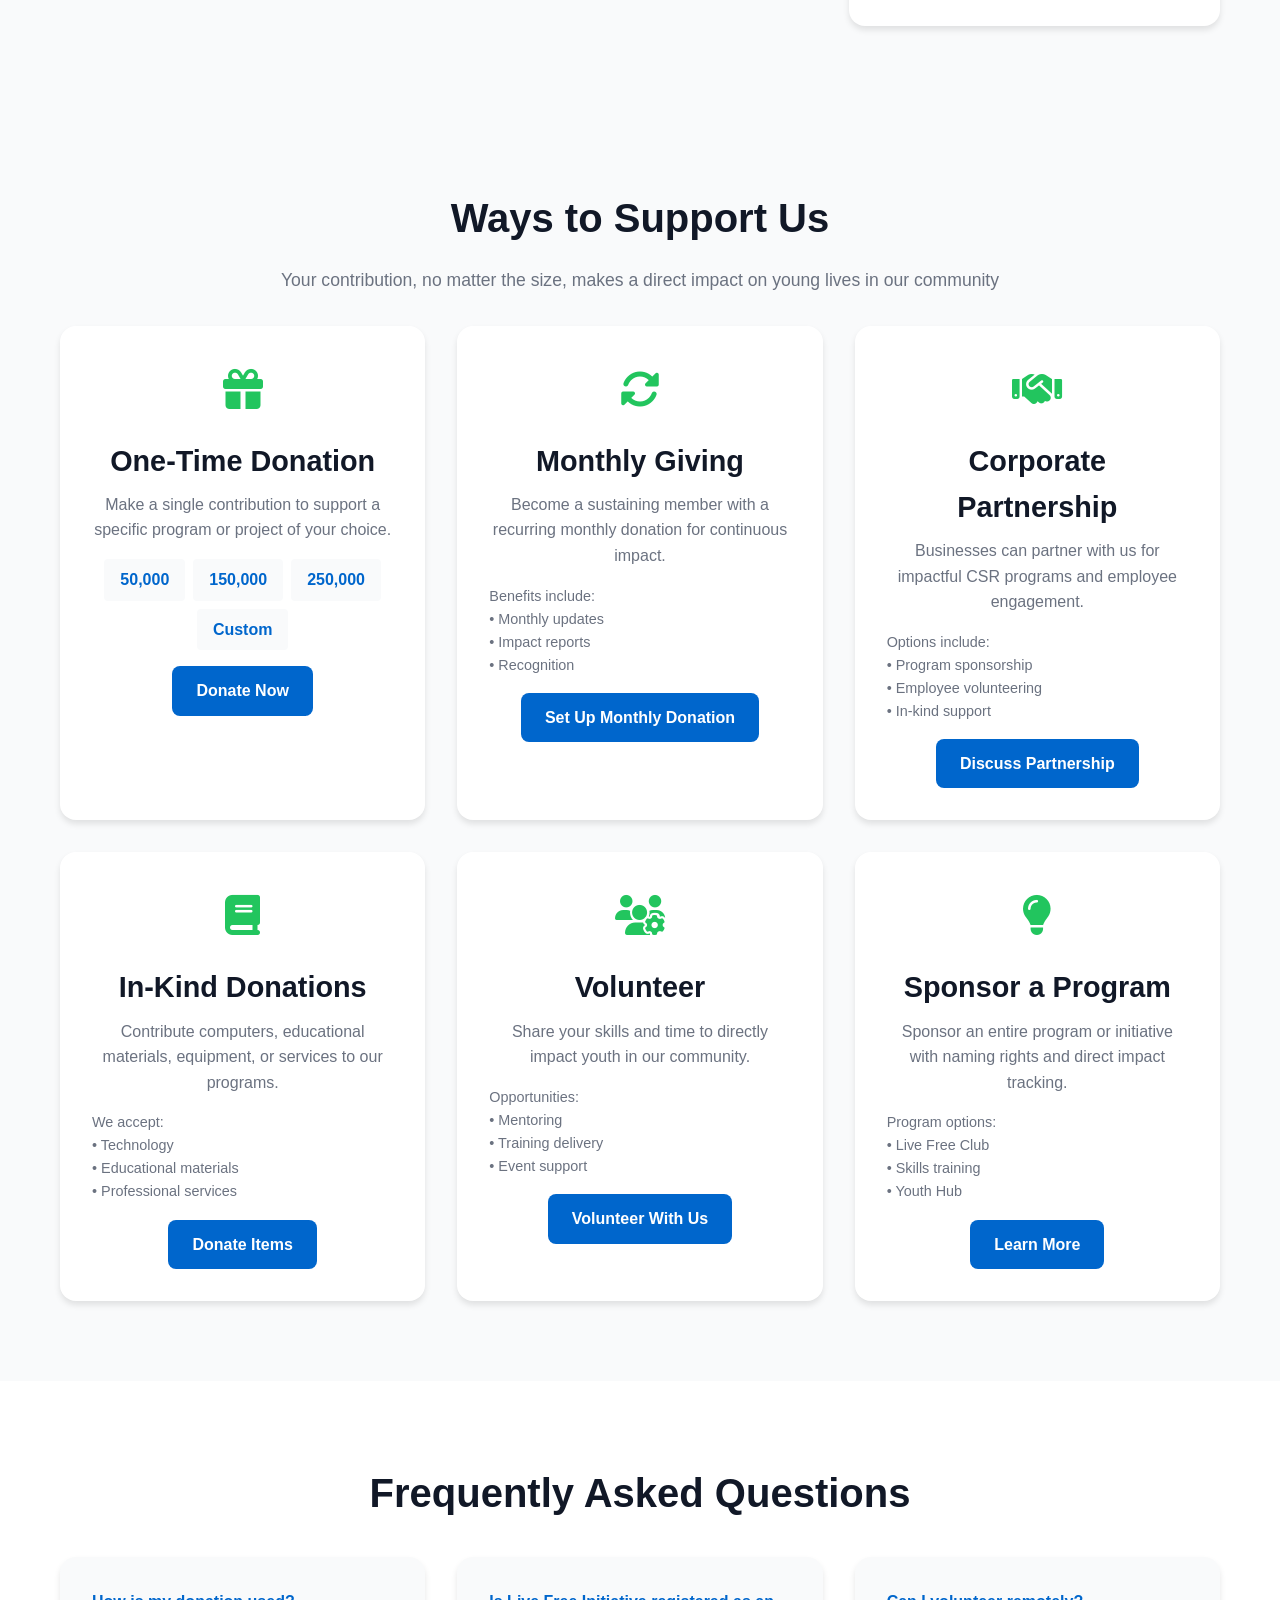
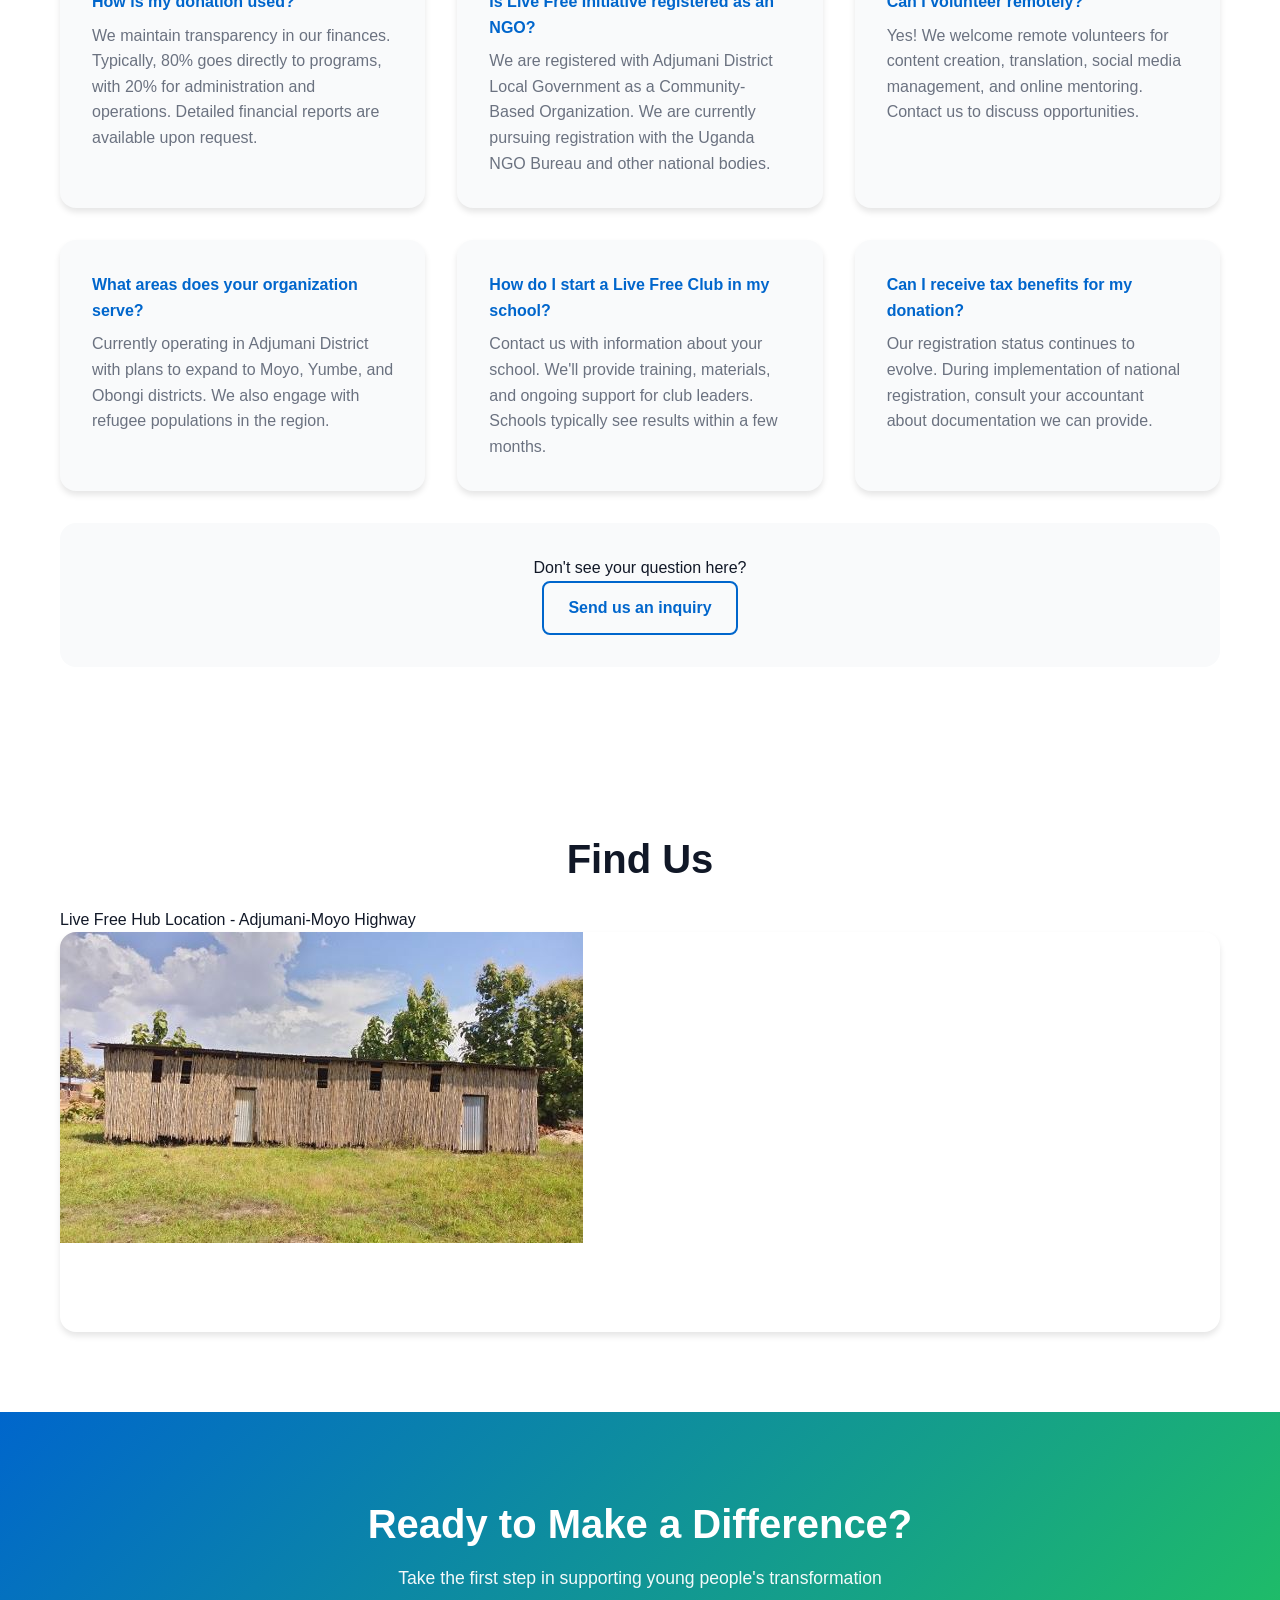
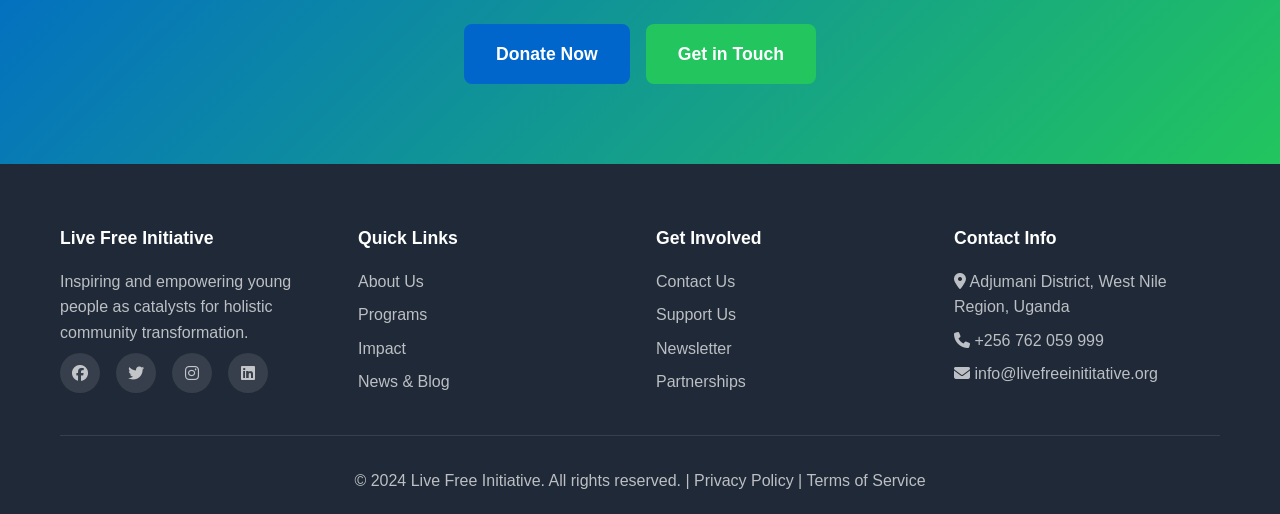
<file: LFI/contact.html>
<!DOCTYPE html>
<html lang="en">
<head>
    <meta charset="UTF-8">
    <meta name="viewport" content="width=device-width, initial-scale=1.0">
    <meta name="description" content="Contact Live Free Initiative - Get in touch, inquire about programs, or support our mission in Adjumani, Uganda.">
    <meta name="keywords" content="contact live free, get involved, donate, partnership, Adjumani">
    <title>Contact Us - Live Free Initiative</title>
    <link rel="stylesheet" href="css/styles.css">
    <link rel="stylesheet" href="https://cdnjs.cloudflare.com/ajax/libs/font-awesome/6.4.0/css/all.min.css">
</head>
<body>
    <!-- Navigation -->
    <nav class="navbar">
        <div class="nav-container">
            <div class="nav-logo">
                <i class="fas fa-leaf"></i> Live Free Initiative
            </div>
            <ul class="nav-menu">
                <li><a href="index.html" class="nav-link">Home</a></li>
                <li><a href="about.html" class="nav-link">About Us</a></li>
                <li><a href="programs.html" class="nav-link">Programs</a></li>
                <li><a href="projects.html" class="nav-link">Impact</a></li>
                <li><a href="blog.html" class="nav-link">News</a></li>
                <li><a href="contact.html" class="nav-link active">Contact</a></li>
            </ul>
            <div class="hamburger">
                <span></span>
                <span></span>
                <span></span>
            </div>
        </div>
    </nav>

    <!-- Hero Section -->
    <section class="page-hero">
        <div class="hero-content">
            <h1>Get in Touch</h1>
            <p>We'd love to hear from you. Let's work together to transform communities.</p>
        </div>          
    </section>

    <!-- Contact Info Cards -->
    <section class="contact-info">
        <div class="container">
            <div class="info-grid">
                <div class="info-card">
                    <div class="info-icon">
                        <i class="fas fa-map-marker-alt"></i>
                    </div>
                    <h3>Location</h3>
                    <p>Adjumani District</p>
                    <p>West Nile Region, Uganda</p>
                </div>
                <div class="info-card">
                    <div class="info-icon">
                        <i class="fas fa-phone"></i>
                    </div>
                    <h3>Phone</h3>
                    <p><a href="tel:+256">+256 762 059 999</a></p>
                    <p>Available: Mon-Fri, 9am-5pm</p>
                </div>
                <div class="info-card">
                    <div class="info-icon">
                        <i class="fas fa-envelope"></i>
                    </div>
                    <h3>Email</h3>
                    <p><a href="mailto:info@livefreeinititative.org">info@livefreeinititative.org</a></p>
                    <p>We respond within 24 hours</p>
                </div>
                <div class="info-card">
                    <div class="info-icon">
                        <i class="fas fa-clock"></i>
                    </div>
                    <h3>Office Hours</h3>
                    <p>Monday - Friday: 9am - 5pm</p>
                    <p>Saturday: 10am - 2pm (by appointment)</p>
                </div>
            </div>
        </div>
    </section>

    <!-- Contact Form Section -->
    <section class="contact-form-section">
        <div class="container">
            <div class="form-wrapper">
                <div class="form-content">
                    <h2>Send us a Message</h2>
                    <p>Whether you have questions about our programs, want to partner with us, or need support - we're here to help.</p>
                    
                    <form class="contact-form" id="contactForm">
                        <div class="form-row">
                            <div class="form-group">
                                <label for="name">Full Name *</label>
                                <input type="text" id="name" name="name" required>
                            </div>
                            <div class="form-group">
                                <label for="email">Email Address *</label>
                                <input type="email" id="email" name="email" required>
                            </div>
                        </div>

                        <div class="form-row">
                            <div class="form-group">
                                <label for="phone">Phone Number</label>
                                <input type="tel" id="phone" name="phone">
                            </div>
                            <div class="form-group">
                                <label for="subject">Subject *</label>
                                <select id="subject" name="subject" required>
                                    <option value="">Select a subject...</option>
                                    <option value="inquiry">Program Inquiry</option>
                                    <option value="volunteer">Volunteering</option>
                                    <option value="partnership">Partnership</option>
                                    <option value="donation">Donation Information</option>
                                    <option value="feedback">Feedback</option>
                                    <option value="other">Other</option>
                                </select>
                            </div>
                        </div>

                        <div class="form-group full">
                            <label for="message">Message *</label>
                            <textarea id="message" name="message" rows="6" required></textarea>
                        </div>

                        <div class="form-group checkbox">
                            <input type="checkbox" id="newsletter" name="newsletter">
                            <label for="newsletter">Subscribe to our newsletter for updates and news</label>
                        </div>

                        <button type="submit" class="btn btn-primary btn-large">Send Message</button>
                        <p class="form-note">We'll get back to you as soon as possible.</p>
                    </form>
                </div>

                <div class="form-side">
                    <div class="quick-contact">
                        <h3>Quick Contact</h3>
                        <p>For urgent matters, please call us directly or send an email with "URGENT" in the subject line.</p>
                        
                        <h4>Get Involved</h4>
                        <div class="involvement-options">
                            <div class="option">
                                <i class="fas fa-heart"></i>
                                <h5>Donate</h5>
                                <p>Support our programs financially</p>
                                <a href="#donate">Learn How</a>
                            </div>
                            <div class="option">
                                <i class="fas fa-handshake"></i>
                                <h5>Partner</h5>
                                <p>Collaborate with our organization</p>
                                <a href="#partnership">Explore</a>
                            </div>
                            <div class="option">
                                <i class="fas fa-users"></i>
                                <h5>Volunteer</h5>
                                <p>Contribute your skills and time</p>
                                <a href="#volunteer">Join</a>
                            </div>
                        </div>

                        <h4>Follow Us</h4>
                        <div class="social-links">
                            <a href="#" title="Facebook"><i class="fab fa-facebook"></i> Facebook</a>
                            <a href="#" title="Twitter"><i class="fab fa-twitter"></i> Twitter</a>
                            <a href="#" title="Instagram"><i class="fab fa-instagram"></i> Instagram</a>
                            <a href="#" title="LinkedIn"><i class="fab fa-linkedin"></i> LinkedIn</a>
                        </div>
                    </div>
                </div>
            </div>
        </div>
    </section>

    <!-- Ways to Support -->
    <section class="support-section" id="donate">
        <div class="container">
            <h2>Ways to Support Us</h2>
            <p class="section-intro">Your contribution, no matter the size, makes a direct impact on young lives in our community</p>
            
            <div class="support-grid">
                <div class="support-card">
                    <div class="support-icon">
                        <i class="fas fa-gift"></i>
                    </div>
                    <h3>One-Time Donation</h3>
                    <p>Make a single contribution to support a specific program or project of your choice.</p>
                    <div class="donation-options">
                        <span class="amount">50,000</span>
                        <span class="amount">150,000</span>
                        <span class="amount">250,000</span>
                        <span class="amount">Custom</span>
                    </div>
                    <a href="#" class="btn btn-primary">Donate Now</a>
                </div>

                <div class="support-card">
                    <div class="support-icon">
                        <i class="fas fa-sync-alt"></i>
                    </div>
                    <h3>Monthly Giving</h3>
                    <p>Become a sustaining member with a recurring monthly donation for continuous impact.</p>
                    <p class="benefit-text">Benefits include:<br>• Monthly updates<br>• Impact reports<br>• Recognition</p>
                    <a href="#" class="btn btn-primary">Set Up Monthly Donation</a>
                </div>

                <div class="support-card">
                    <div class="support-icon">
                        <i class="fas fa-handshake"></i>
                    </div>
                    <h3>Corporate Partnership</h3>
                    <p>Businesses can partner with us for impactful CSR programs and employee engagement.</p>
                    <p class="benefit-text">Options include:<br>• Program sponsorship<br>• Employee volunteering<br>• In-kind support</p>
                    <a href="#contact" class="btn btn-primary">Discuss Partnership</a>
                </div>

                <div class="support-card">
                    <div class="support-icon">
                        <i class="fas fa-book"></i>
                    </div>
                    <h3>In-Kind Donations</h3>
                    <p>Contribute computers, educational materials, equipment, or services to our programs.</p>
                    <p class="benefit-text">We accept:<br>• Technology<br>• Educational materials<br>• Professional services</p>
                    <a href="#contact" class="btn btn-primary">Donate Items</a>
                </div>

                <div class="support-card">
                    <div class="support-icon">
                        <i class="fas fa-users-gear"></i>
                    </div>
                    <h3>Volunteer</h3>
                    <p>Share your skills and time to directly impact youth in our community.</p>
                    <p class="benefit-text">Opportunities:<br>• Mentoring<br>• Training delivery<br>• Event support</p>
                    <a href="#contact" class="btn btn-primary">Volunteer With Us</a>
                </div>

                <div class="support-card">
                    <div class="support-icon">
                        <i class="fas fa-lightbulb"></i>
                    </div>
                    <h3>Sponsor a Program</h3>
                    <p>Sponsor an entire program or initiative with naming rights and direct impact tracking.</p>
                    <p class="benefit-text">Program options:<br>• Live Free Club<br>• Skills training<br>• Youth Hub</p>
                    <a href="#contact" class="btn btn-primary">Learn More</a>
                </div>
            </div>
        </div>
    </section>

    <!-- FAQs -->
    <section class="faqs-section">
        <div class="container">
            <h2>Frequently Asked Questions</h2>
            
            <div class="faq-grid">
                <div class="faq-item">
                    <h4>How is my donation used?</h4>
                    <p>We maintain transparency in our finances. Typically, 80% goes directly to programs, with 20% for administration and operations. Detailed financial reports are available upon request.</p>
                </div>

                <div class="faq-item">
                    <h4>Is Live Free Initiative registered as an NGO?</h4>
                    <p>We are registered with Adjumani District Local Government as a Community-Based Organization. We are currently pursuing registration with the Uganda NGO Bureau and other national bodies.</p>
                </div>

                <div class="faq-item">
                    <h4>Can I volunteer remotely?</h4>
                    <p>Yes! We welcome remote volunteers for content creation, translation, social media management, and online mentoring. Contact us to discuss opportunities.</p>
                </div>

                <div class="faq-item">
                    <h4>What areas does your organization serve?</h4>
                    <p>Currently operating in Adjumani District with plans to expand to Moyo, Yumbe, and Obongi districts. We also engage with refugee populations in the region.</p>
                </div>

                <div class="faq-item">
                    <h4>How do I start a Live Free Club in my school?</h4>
                    <p>Contact us with information about your school. We'll provide training, materials, and ongoing support for club leaders. Schools typically see results within a few months.</p>
                </div>

                <div class="faq-item">
                    <h4>Can I receive tax benefits for my donation?</h4>
                    <p>Our registration status continues to evolve. During implementation of national registration, consult your accountant about documentation we can provide.</p>
                </div>
            </div>

            <div class="faq-cta">
                <p>Don't see your question here?</p>
                <a href="#contactForm" class="btn btn-outline">Send us an inquiry</a>
            </div>
        </div>
    </section>

    <!-- Map Embedded -->
    <section class="map-section">
        <div class="container">
            <h2>Find Us</h2>
            <p>Live Free Hub Location - Adjumani-Moyo Highway</p>
            <div class="map-container">
                <img src="images/BACKROUND.JPG">
            </div>
        </div>
    </section>

    <!-- Call to Action -->
    <section class="cta-section">
        <div class="container">
            <h2>Ready to Make a Difference?</h2>
            <p>Take the first step in supporting young people's transformation</p>
            <div class="cta-buttons">
                <a href="#donate" class="btn btn-primary btn-large">Donate Now</a>
                <a href="#contactForm" class="btn btn-secondary btn-large">Get in Touch</a>
            </div>
        </div>
    </section>

    <!-- Footer -->
    <footer class="footer">
        <div class="container">
            <div class="footer-grid">
                <div class="footer-section">
                    <h4>Live Free Initiative</h4>
                    <p>Inspiring and empowering young people as catalysts for holistic community transformation.</p>
                    <div class="social-links">
                        <a href="#" title="Facebook"><i class="fab fa-facebook"></i></a>
                        <a href="#" title="Twitter"><i class="fab fa-twitter"></i></a>
                        <a href="#" title="Instagram"><i class="fab fa-instagram"></i></a>
                        <a href="#" title="LinkedIn"><i class="fab fa-linkedin"></i></a>
                    </div>
                </div>
                <div class="footer-section">
                    <h4>Quick Links</h4>
                    <ul>
                        <li><a href="about.html">About Us</a></li>
                        <li><a href="programs.html">Programs</a></li>
                        <li><a href="projects.html">Impact</a></li>
                        <li><a href="blog.html">News & Blog</a></li>
                    </ul>
                </div>
                <div class="footer-section">
                    <h4>Get Involved</h4>
                    <ul>
                        <li><a href="contact.html">Contact Us</a></li>
                        <li><a href="contact.html#donate">Support Us</a></li>
                        <li><a href="contact.html#newsletter">Newsletter</a></li>
                        <li><a href="#partnership">Partnerships</a></li>
                    </ul>
                </div>
                <div class="footer-section">
                    <h4>Contact Info</h4>
                    <p><i class="fas fa-map-marker-alt"></i> Adjumani District, West Nile Region, Uganda</p>
                    <p><i class="fas fa-phone"></i> <a href="tel:+256">+256 762 059 999</a></p>
                    <p><i class="fas fa-envelope"></i> <a href="mailto:info@livefreeinititative.org">info@livefreeinititative.org</a></p>
                </div>
            </div>
            <div class="footer-bottom">
                <p>&copy; 2024 Live Free Initiative. All rights reserved. | <a href="#">Privacy Policy</a> | <a href="#">Terms of Service</a></p>
            </div>
        </div>
    </footer>

    <script src="js/script.js"></script>
</body>
</html>
</file>
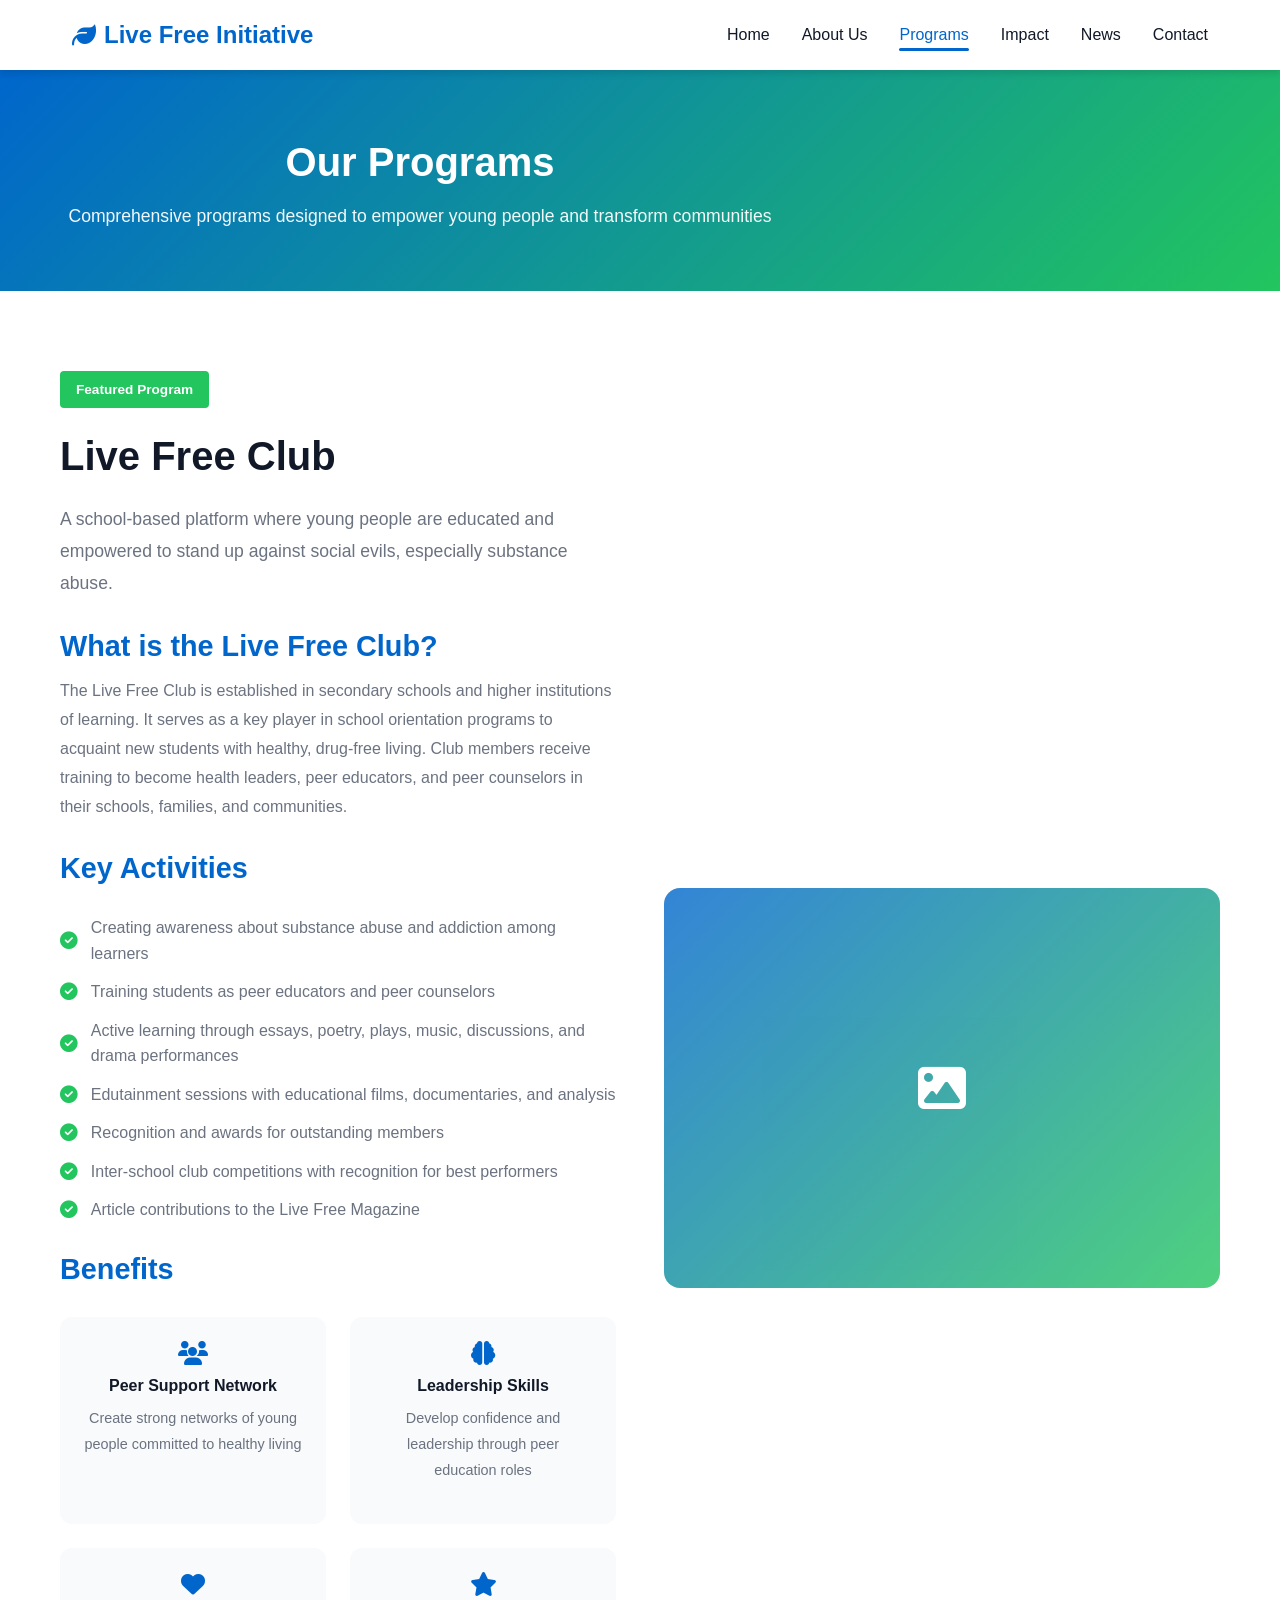
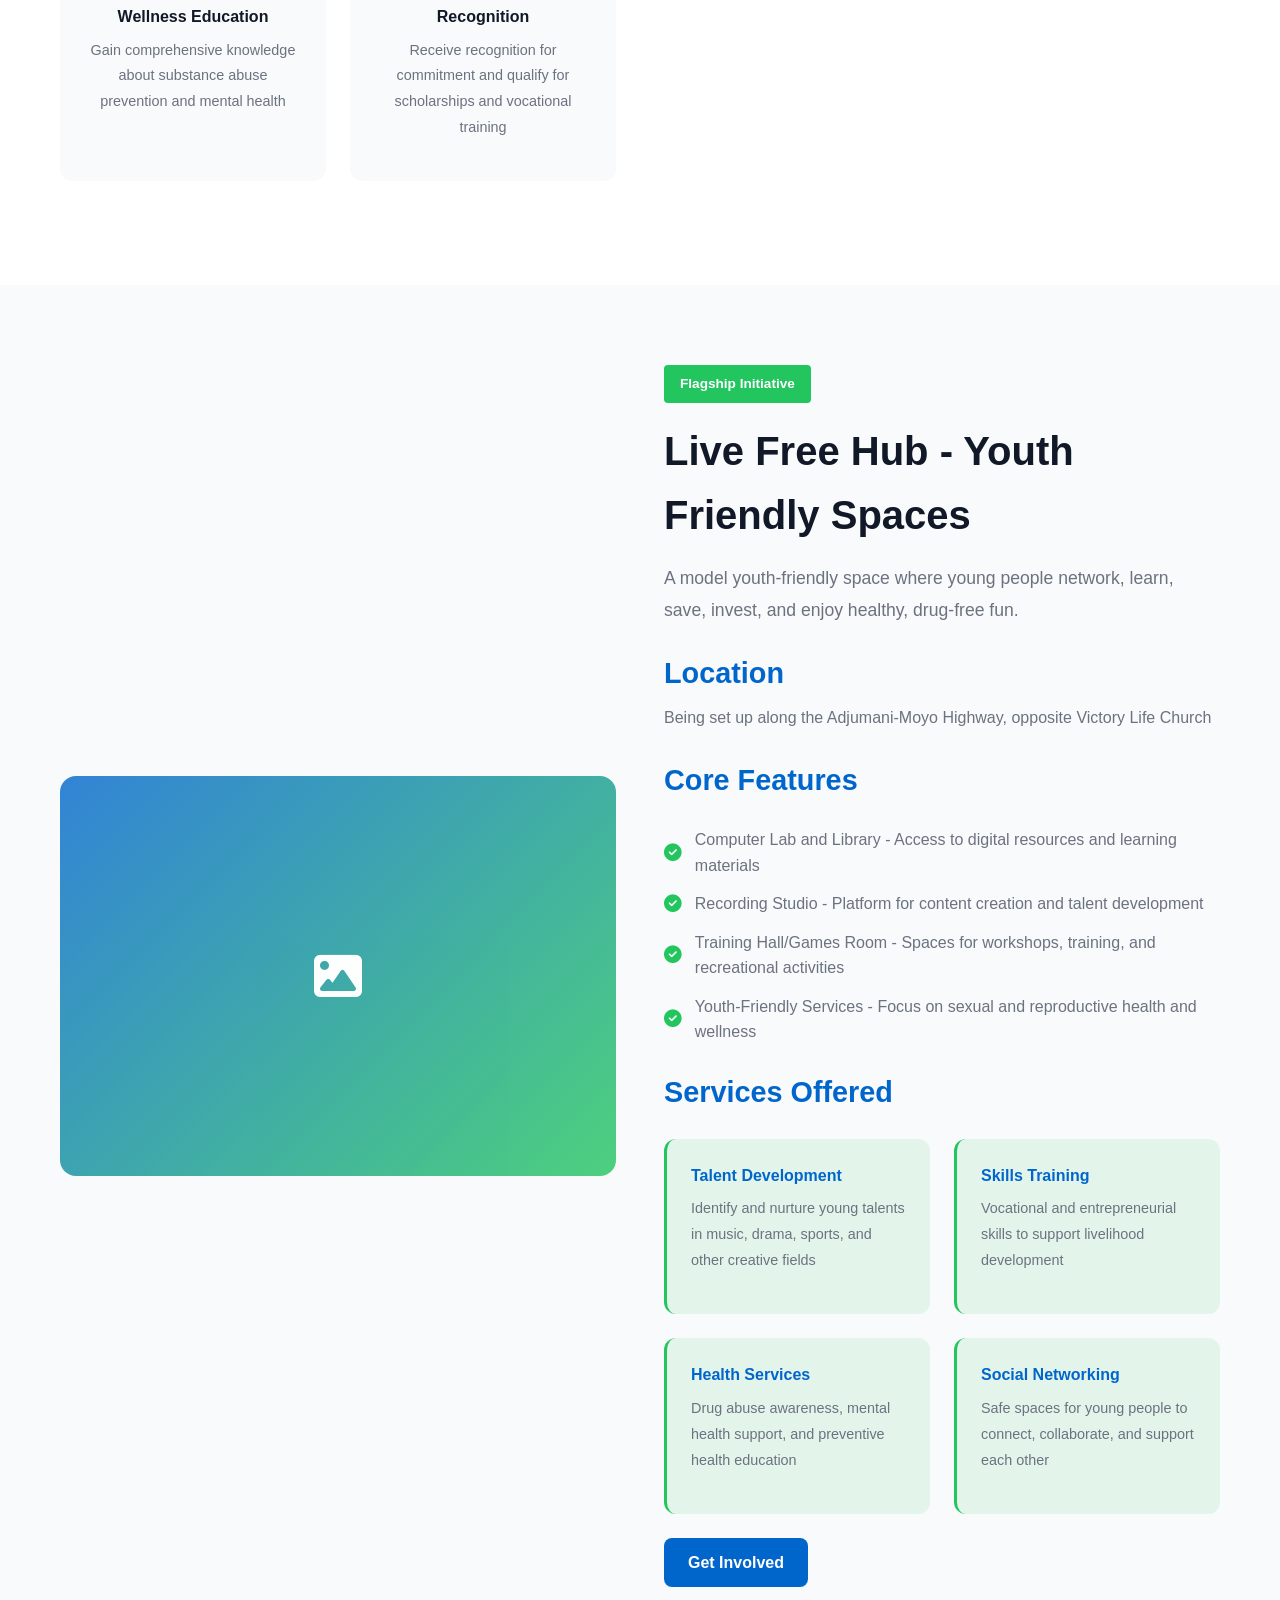
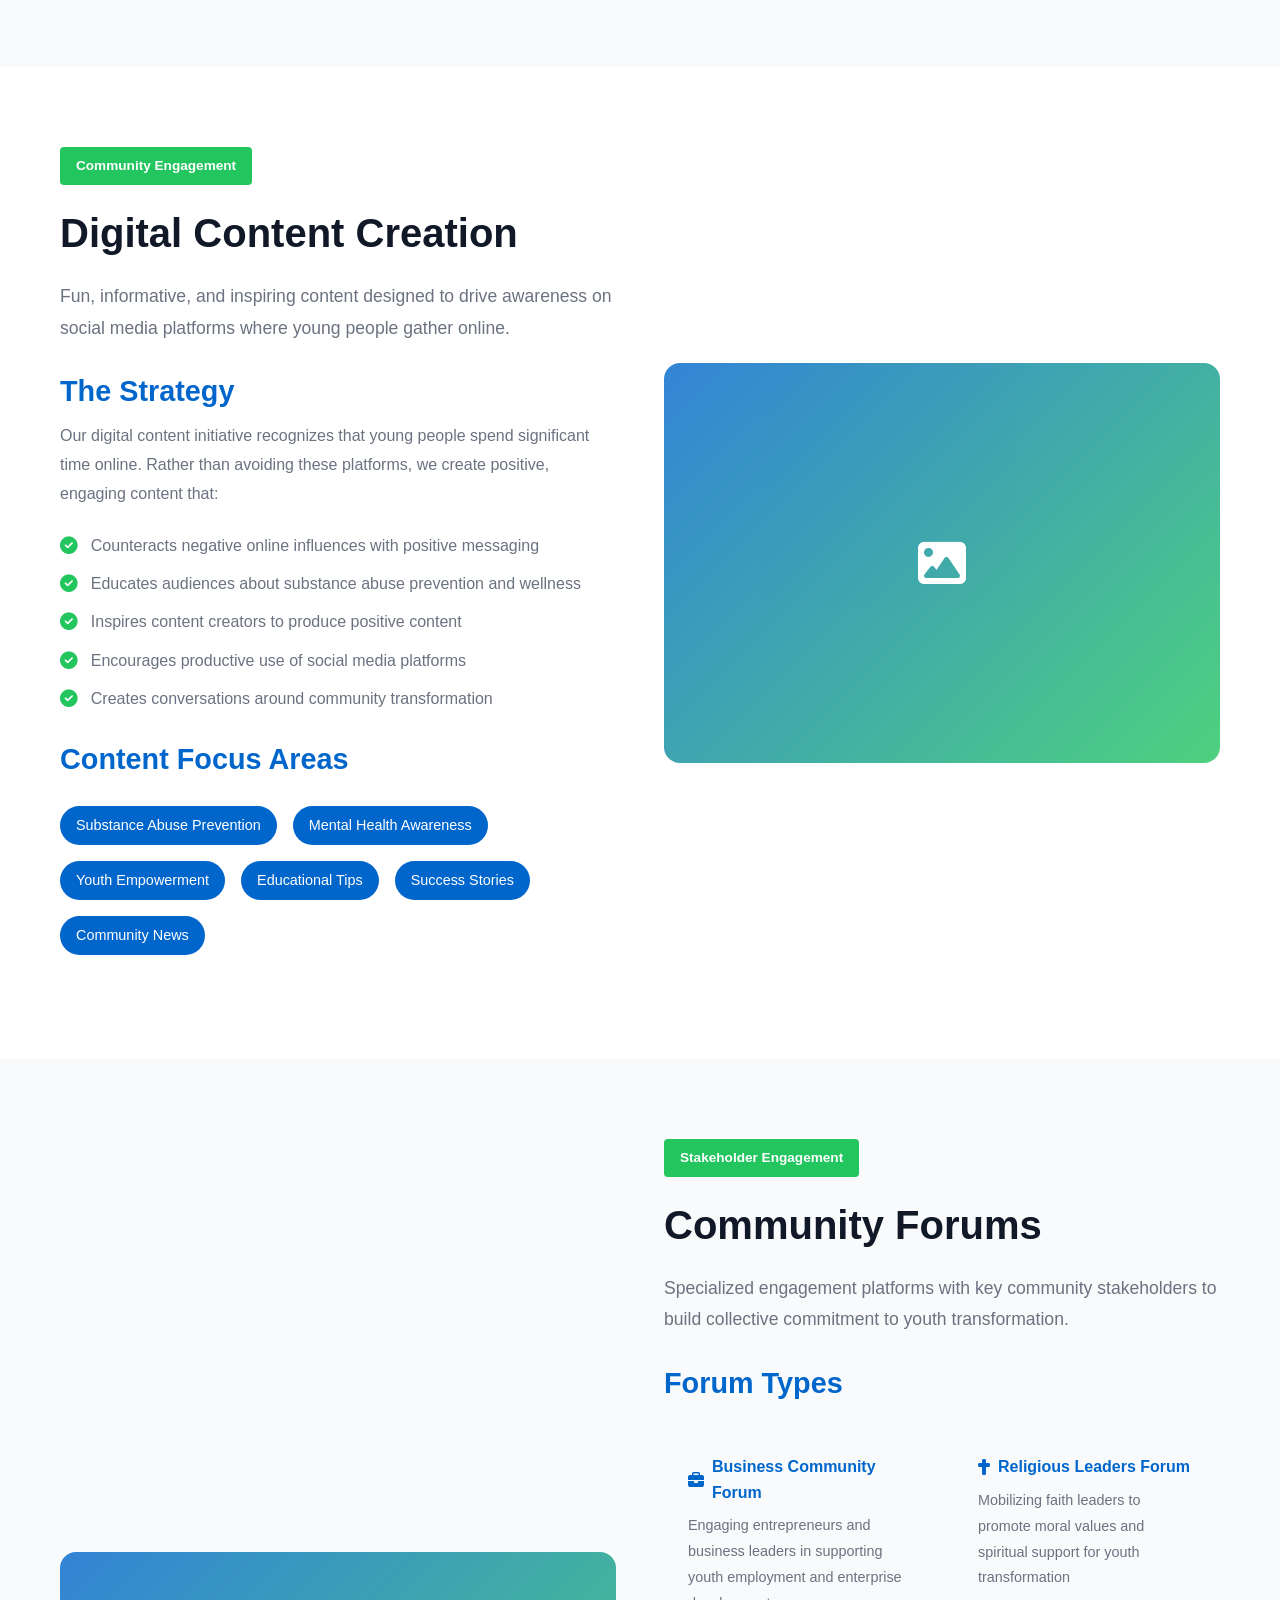
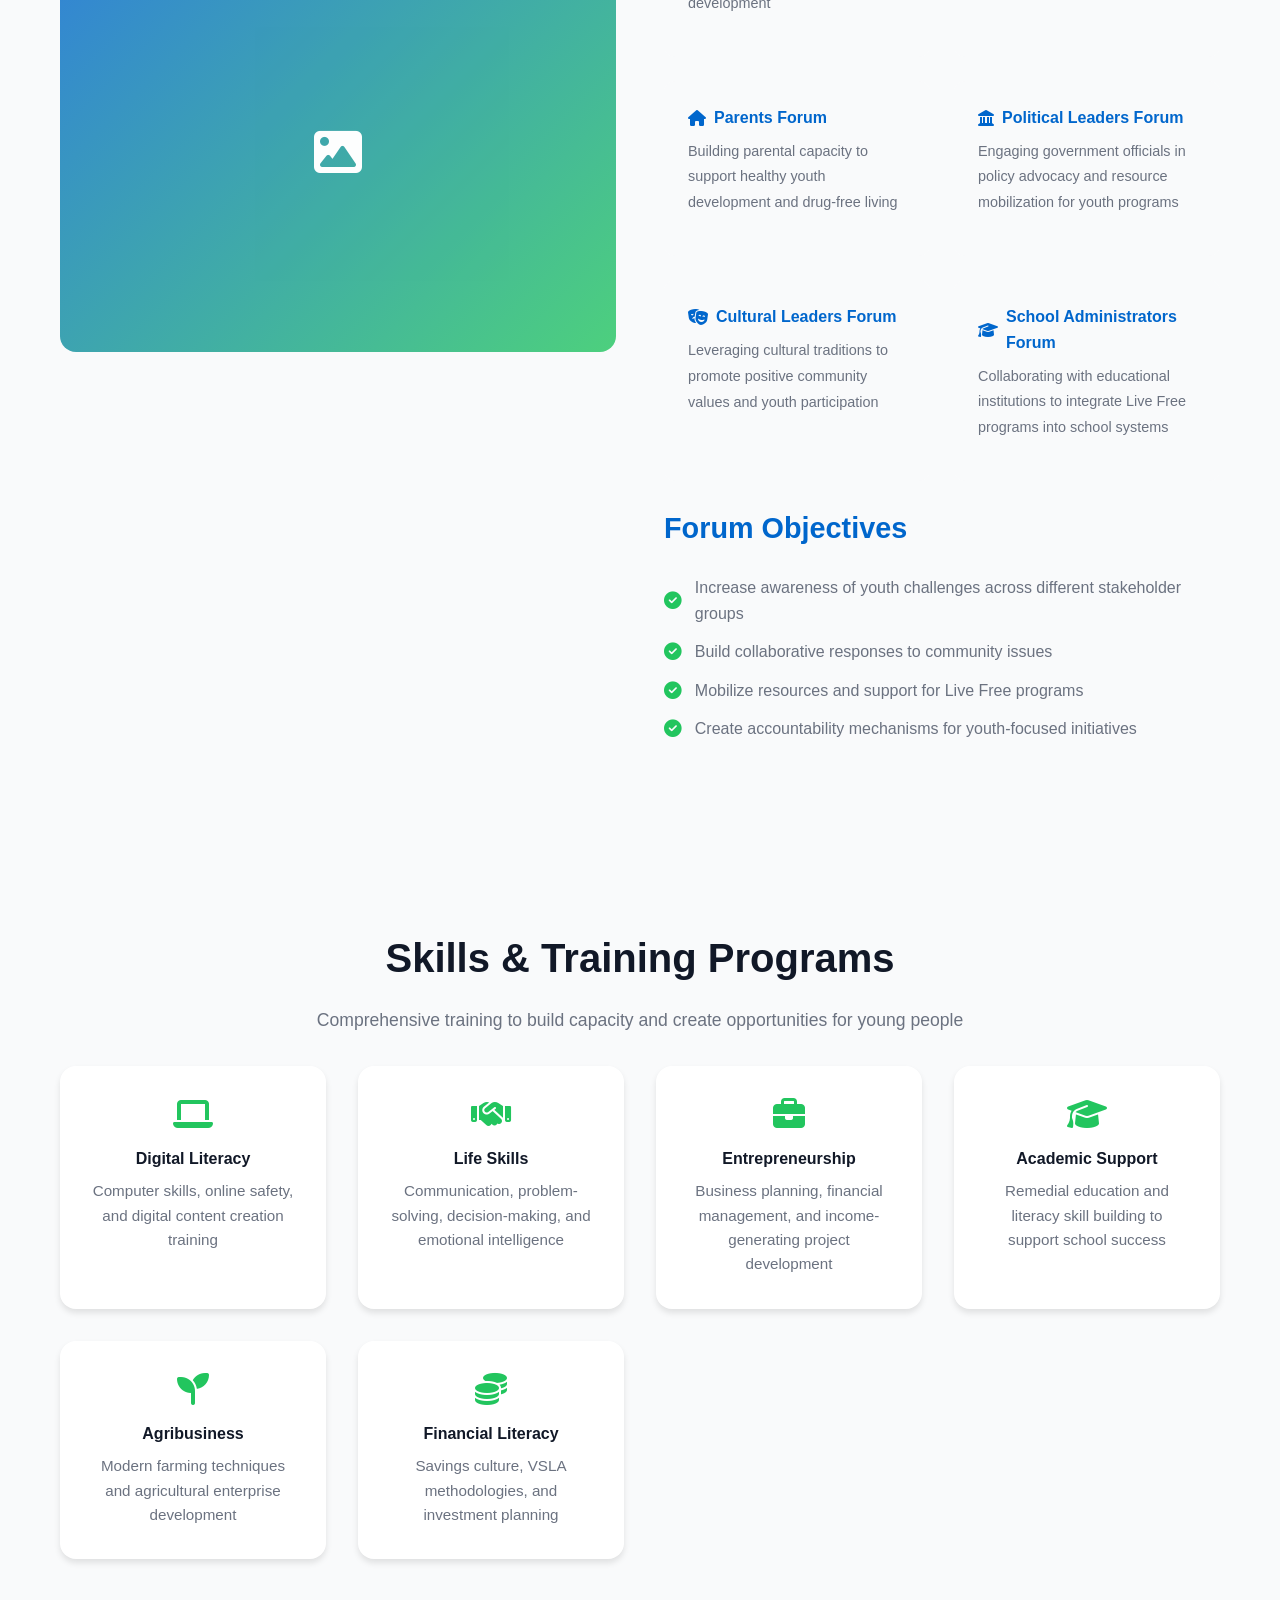
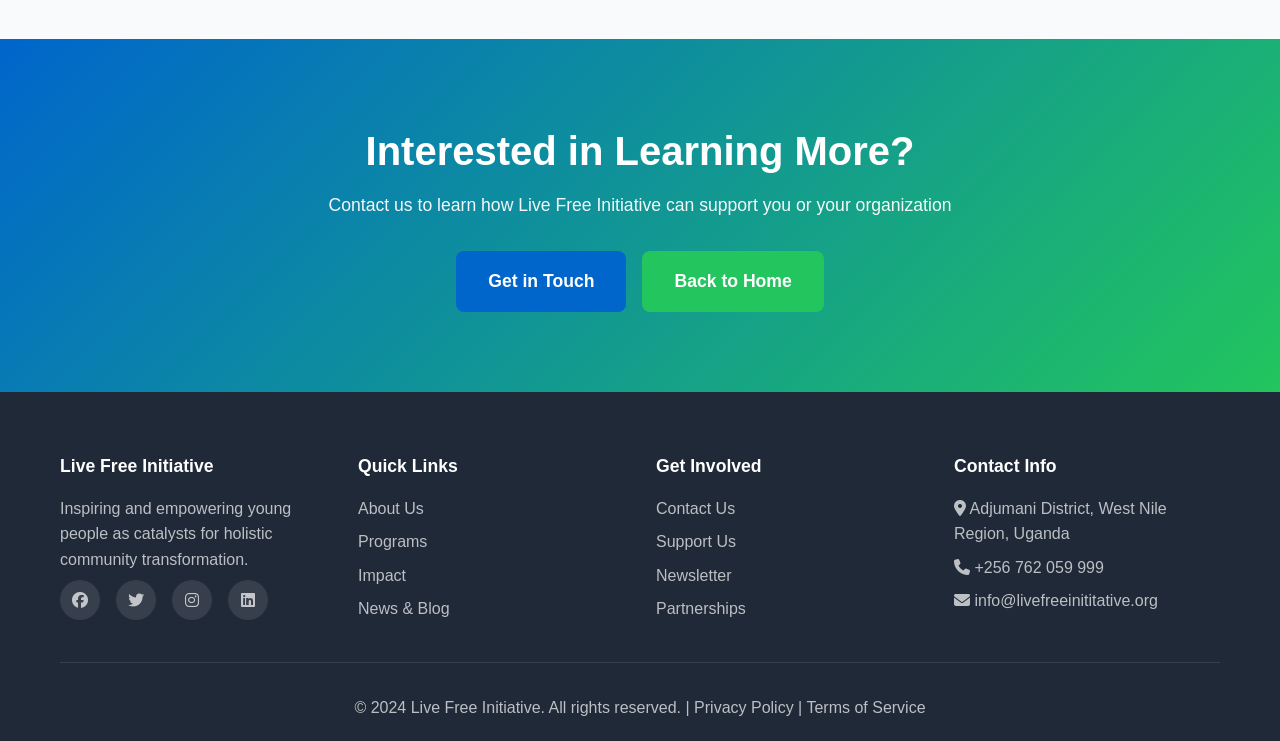
<file: LFI/programs.html>
<!DOCTYPE html>
<html lang="en">
<head>
    <meta charset="UTF-8">
    <meta name="viewport" content="width=device-width, initial-scale=1.0">
    <meta name="description" content="Explore Live Free Initiative's programs - Live Free Club, Youth Friendly Spaces, Digital Content, and Community Forums.">
    <meta name="keywords" content="youth programs, live free club, drug-free living, community programs, Adjumani">
    <title>Our Programs - Live Free Initiative</title>
    <link rel="stylesheet" href="css/styles.css">
    <link rel="stylesheet" href="https://cdnjs.cloudflare.com/ajax/libs/font-awesome/6.4.0/css/all.min.css">
</head>
<body>
    <!-- Navigation -->
    <nav class="navbar">
        <div class="nav-container">
            <div class="nav-logo">
                <i class="fas fa-leaf"></i> Live Free Initiative
            </div>
            <ul class="nav-menu">
                <li><a href="index.html" class="nav-link">Home</a></li>
                <li><a href="about.html" class="nav-link">About Us</a></li>
                <li><a href="programs.html" class="nav-link active">Programs</a></li>
                <li><a href="projects.html" class="nav-link">Impact</a></li>
                <li><a href="blog.html" class="nav-link">News</a></li>
                <li><a href="contact.html" class="nav-link">Contact</a></li>
            </ul>
            <div class="hamburger">
                <span></span>
                <span></span>
                <span></span>
            </div>
        </div>
    </nav>

    <!-- Hero Section -->
    <section class="page-hero">
        <div class="hero-content">
            <h1>Our Programs</h1>
            <p>Comprehensive programs designed to empower young people and transform communities</p>
        </div>
    </section>

    <!-- Program 1: Live Free Club -->
    <section class="program-detail">
        <div class="container">
            <div class="program-layout">
                <div class="program-content">
                    <div class="program-badge">Featured Program</div>
                    <h2>Live Free Club</h2>
                    <p class="program-intro">A school-based platform where young people are educated and empowered to stand up against social evils, especially substance abuse.</p>
                    
                    <h3>What is the Live Free Club?</h3>
                    <p>The Live Free Club is established in secondary schools and higher institutions of learning. It serves as a key player in school orientation programs to acquaint new students with healthy, drug-free living. Club members receive training to become health leaders, peer educators, and peer counselors in their schools, families, and communities.</p>
                    
                    <h3>Key Activities</h3>
                    <ul class="program-features">
                        <li><i class="fas fa-check-circle"></i> Creating awareness about substance abuse and addiction among learners</li>
                        <li><i class="fas fa-check-circle"></i> Training students as peer educators and peer counselors</li>
                        <li><i class="fas fa-check-circle"></i> Active learning through essays, poetry, plays, music, discussions, and drama performances</li>
                        <li><i class="fas fa-check-circle"></i> Edutainment sessions with educational films, documentaries, and analysis</li>
                        <li><i class="fas fa-check-circle"></i> Recognition and awards for outstanding members</li>
                        <li><i class="fas fa-check-circle"></i> Inter-school club competitions with recognition for best performers</li>
                        <li><i class="fas fa-check-circle"></i> Article contributions to the Live Free Magazine</li>
                    </ul>

                    <h3>Benefits</h3>
                    <div class="benefits-grid">
                        <div class="benefit-item">
                            <i class="fas fa-users"></i>
                            <h4>Peer Support Network</h4>
                            <p>Create strong networks of young people committed to healthy living</p>
                        </div>
                        <div class="benefit-item">
                            <i class="fas fa-brain"></i>
                            <h4>Leadership Skills</h4>
                            <p>Develop confidence and leadership through peer education roles</p>
                        </div>
                        <div class="benefit-item">
                            <i class="fas fa-heart"></i>
                            <h4>Wellness Education</h4>
                            <p>Gain comprehensive knowledge about substance abuse prevention and mental health</p>
                        </div>
                        <div class="benefit-item">
                            <i class="fas fa-star"></i>
                            <h4>Recognition</h4>
                            <p>Receive recognition for commitment and qualify for scholarships and vocational training</p>
                        </div>
                    </div>
                </div>
                <div class="program-image">
                    <div class="image-placeholder large">
                        <i class="fas fa-image"></i>
                    </div>
                </div>
            </div>
        </div>
    </section>

    <!-- Program 2: Youth Friendly Spaces -->
    <section class="program-detail alternate">
        <div class="container">
            <div class="program-layout">
                <div class="program-image">
                    <div class="image-placeholder large">
                        <i class="fas fa-image"></i>
                    </div>
                </div>
                <div class="program-content">
                    <div class="program-badge">Flagship Initiative</div>
                    <h2>Live Free Hub - Youth Friendly Spaces</h2>
                    <p class="program-intro">A model youth-friendly space where young people network, learn, save, invest, and enjoy healthy, drug-free fun.</p>
                    
                    <h3>Location</h3>
                    <p>Being set up along the Adjumani-Moyo Highway, opposite Victory Life Church</p>
                    
                    <h3>Core Features</h3>
                    <ul class="program-features">
                        <li><i class="fas fa-check-circle"></i> Computer Lab and Library - Access to digital resources and learning materials</li>
                        <li><i class="fas fa-check-circle"></i> Recording Studio - Platform for content creation and talent development</li>
                        <li><i class="fas fa-check-circle"></i> Training Hall/Games Room - Spaces for workshops, training, and recreational activities</li>
                        <li><i class="fas fa-check-circle"></i> Youth-Friendly Services - Focus on sexual and reproductive health and wellness</li>
                    </ul>

                    <h3>Services Offered</h3>
                    <div class="services-list">
                        <div class="service-item">
                            <h4>Talent Development</h4>
                            <p>Identify and nurture young talents in music, drama, sports, and other creative fields</p>
                        </div>
                        <div class="service-item">
                            <h4>Skills Training</h4>
                            <p>Vocational and entrepreneurial skills to support livelihood development</p>
                        </div>
                        <div class="service-item">
                            <h4>Health Services</h4>
                            <p>Drug abuse awareness, mental health support, and preventive health education</p>
                        </div>
                        <div class="service-item">
                            <h4>Social Networking</h4>
                            <p>Safe spaces for young people to connect, collaborate, and support each other</p>
                        </div>
                    </div>

                    <a href="contact.html" class="btn btn-primary">Get Involved</a>
                </div>
            </div>
        </div>
    </section>

    <!-- Program 3: Digital Content -->
    <section class="program-detail">
        <div class="container">
            <div class="program-layout">
                <div class="program-content">
                    <div class="program-badge">Community Engagement</div>
                    <h2>Digital Content Creation</h2>
                    <p class="program-intro">Fun, informative, and inspiring content designed to drive awareness on social media platforms where young people gather online.</p>
                    
                    <h3>The Strategy</h3>
                    <p>Our digital content initiative recognizes that young people spend significant time online. Rather than avoiding these platforms, we create positive, engaging content that:</p>
                    
                    <ul class="program-features">
                        <li><i class="fas fa-check-circle"></i> Counteracts negative online influences with positive messaging</li>
                        <li><i class="fas fa-check-circle"></i> Educates audiences about substance abuse prevention and wellness</li>
                        <li><i class="fas fa-check-circle"></i> Inspires content creators to produce positive content</li>
                        <li><i class="fas fa-check-circle"></i> Encourages productive use of social media platforms</li>
                        <li><i class="fas fa-check-circle"></i> Creates conversations around community transformation</li>
                    </ul>

                    <h3>Content Focus Areas</h3>
                    <div class="content-areas">
                        <div class="area-tag">Substance Abuse Prevention</div>
                        <div class="area-tag">Mental Health Awareness</div>
                        <div class="area-tag">Youth Empowerment</div>
                        <div class="area-tag">Educational Tips</div>
                        <div class="area-tag">Success Stories</div>
                        <div class="area-tag">Community News</div>
                    </div>
                </div>
                <div class="program-image">
                    <div class="image-placeholder large">
                        <i class="fas fa-image"></i>
                    </div>
                </div>
            </div>
        </div>
    </section>

    <!-- Program 4: Community Forums -->
    <section class="program-detail alternate">
        <div class="container">
            <div class="program-layout">
                <div class="program-image">
                    <div class="image-placeholder large">
                        <i class="fas fa-image"></i>
                    </div>
                </div>
                <div class="program-content">
                    <div class="program-badge">Stakeholder Engagement</div>
                    <h2>Community Forums</h2>
                    <p class="program-intro">Specialized engagement platforms with key community stakeholders to build collective commitment to youth transformation.</p>
                    
                    <h3>Forum Types</h3>
                    <div class="forums-list">
                        <div class="forum-item">
                            <h4><i class="fas fa-briefcase"></i> Business Community Forum</h4>
                            <p>Engaging entrepreneurs and business leaders in supporting youth employment and enterprise development</p>
                        </div>
                        <div class="forum-item">
                            <h4><i class="fas fa-cross"></i> Religious Leaders Forum</h4>
                            <p>Mobilizing faith leaders to promote moral values and spiritual support for youth transformation</p>
                        </div>
                        <div class="forum-item">
                            <h4><i class="fas fa-home"></i> Parents Forum</h4>
                            <p>Building parental capacity to support healthy youth development and drug-free living</p>
                        </div>
                        <div class="forum-item">
                            <h4><i class="fas fa-landmark"></i> Political Leaders Forum</h4>
                            <p>Engaging government officials in policy advocacy and resource mobilization for youth programs</p>
                        </div>
                        <div class="forum-item">
                            <h4><i class="fas fa-masks-theater"></i> Cultural Leaders Forum</h4>
                            <p>Leveraging cultural traditions to promote positive community values and youth participation</p>
                        </div>
                        <div class="forum-item">
                            <h4><i class="fas fa-graduation-cap"></i> School Administrators Forum</h4>
                            <p>Collaborating with educational institutions to integrate Live Free programs into school systems</p>
                        </div>
                    </div>

                    <h3>Forum Objectives</h3>
                    <ul class="program-features">
                        <li><i class="fas fa-check-circle"></i> Increase awareness of youth challenges across different stakeholder groups</li>
                        <li><i class="fas fa-check-circle"></i> Build collaborative responses to community issues</li>
                        <li><i class="fas fa-check-circle"></i> Mobilize resources and support for Live Free programs</li>
                        <li><i class="fas fa-check-circle"></i> Create accountability mechanisms for youth-focused initiatives</li>
                    </ul>
                </div>
            </div>
        </div>
    </section>

    <!-- Skills & Training -->
    <section class="skills-section">
        <div class="container">
            <h2>Skills & Training Programs</h2>
            <p class="section-intro">Comprehensive training to build capacity and create opportunities for young people</p>
            
            <div class="skills-grid">
                <div class="skill-card">
                    <i class="fas fa-laptop"></i>
                    <h4>Digital Literacy</h4>
                    <p>Computer skills, online safety, and digital content creation training</p>
                </div>
                <div class="skill-card">
                    <i class="fas fa-handshake"></i>
                    <h4>Life Skills</h4>
                    <p>Communication, problem-solving, decision-making, and emotional intelligence</p>
                </div>
                <div class="skill-card">
                    <i class="fas fa-briefcase"></i>
                    <h4>Entrepreneurship</h4>
                    <p>Business planning, financial management, and income-generating project development</p>
                </div>
                <div class="skill-card">
                    <i class="fas fa-graduation-cap"></i>
                    <h4>Academic Support</h4>
                    <p>Remedial education and literacy skill building to support school success</p>
                </div>
                <div class="skill-card">
                    <i class="fas fa-seedling"></i>
                    <h4>Agribusiness</h4>
                    <p>Modern farming techniques and agricultural enterprise development</p>
                </div>
                <div class="skill-card">
                    <i class="fas fa-coins"></i>
                    <h4>Financial Literacy</h4>
                    <p>Savings culture, VSLA methodologies, and investment planning</p>
                </div>
            </div>
        </div>
    </section>

    <!-- Call to Action -->
    <section class="cta-section">
        <div class="container">
            <h2>Interested in Learning More?</h2>
            <p>Contact us to learn how Live Free Initiative can support you or your organization</p>
            <div class="cta-buttons">
                <a href="contact.html" class="btn btn-primary btn-large">Get in Touch</a>
                <a href="index.html" class="btn btn-secondary btn-large">Back to Home</a>
            </div>
        </div>
    </section>

    <!-- Footer -->
    <footer class="footer">
        <div class="container">
            <div class="footer-grid">
                <div class="footer-section">
                    <h4>Live Free Initiative</h4>
                    <p>Inspiring and empowering young people as catalysts for holistic community transformation.</p>
                    <div class="social-links">
                        <a href="#" title="Facebook"><i class="fab fa-facebook"></i></a>
                        <a href="#" title="Twitter"><i class="fab fa-twitter"></i></a>
                        <a href="#" title="Instagram"><i class="fab fa-instagram"></i></a>
                        <a href="#" title="LinkedIn"><i class="fab fa-linkedin"></i></a>
                    </div>
                </div>
                <div class="footer-section">
                    <h4>Quick Links</h4>
                    <ul>
                        <li><a href="about.html">About Us</a></li>
                        <li><a href="programs.html">Programs</a></li>
                        <li><a href="projects.html">Impact</a></li>
                        <li><a href="blog.html">News & Blog</a></li>
                    </ul>
                </div>
                <div class="footer-section">
                    <h4>Get Involved</h4>
                    <ul>
                        <li><a href="contact.html">Contact Us</a></li>
                        <li><a href="contact.html#donate">Support Us</a></li>
                        <li><a href="contact.html#newsletter">Newsletter</a></li>
                        <li><a href="#partnership">Partnerships</a></li>
                    </ul>
                </div>
                <div class="footer-section">
                    <h4>Contact Info</h4>
                    <p><i class="fas fa-map-marker-alt"></i> Adjumani District, West Nile Region, Uganda</p>
                    <p><i class="fas fa-phone"></i> <a href="tel:+256">+256 762 059 999</a></p>
                    <p><i class="fas fa-envelope"></i> <a href="mailto:info@livefreeinititative.org">info@livefreeinititative.org</a></p>
                </div>
            </div>
            <div class="footer-bottom">
                <p>&copy; 2024 Live Free Initiative. All rights reserved. | <a href="#">Privacy Policy</a> | <a href="#">Terms of Service</a></p>
            </div>
        </div>
    </footer>

    <script src="js/script.js"></script>
</body>
</html>
</file>
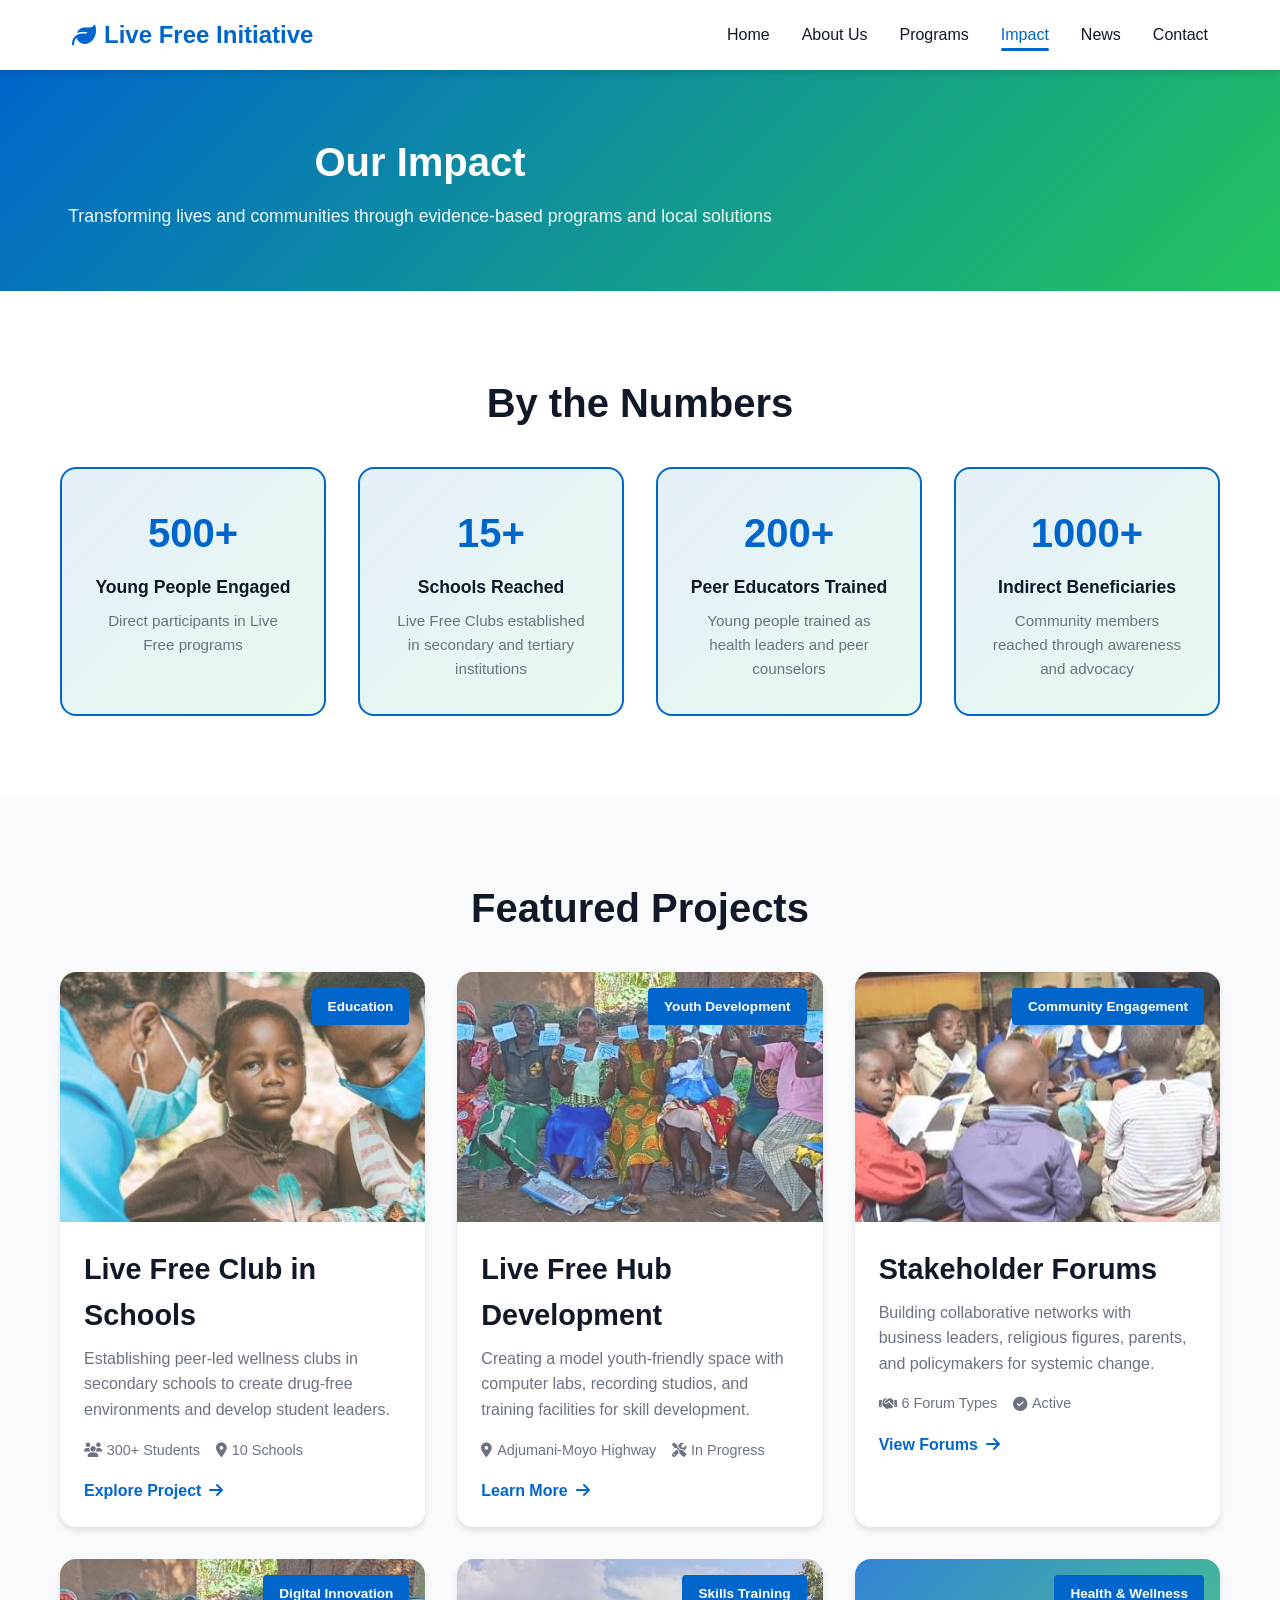
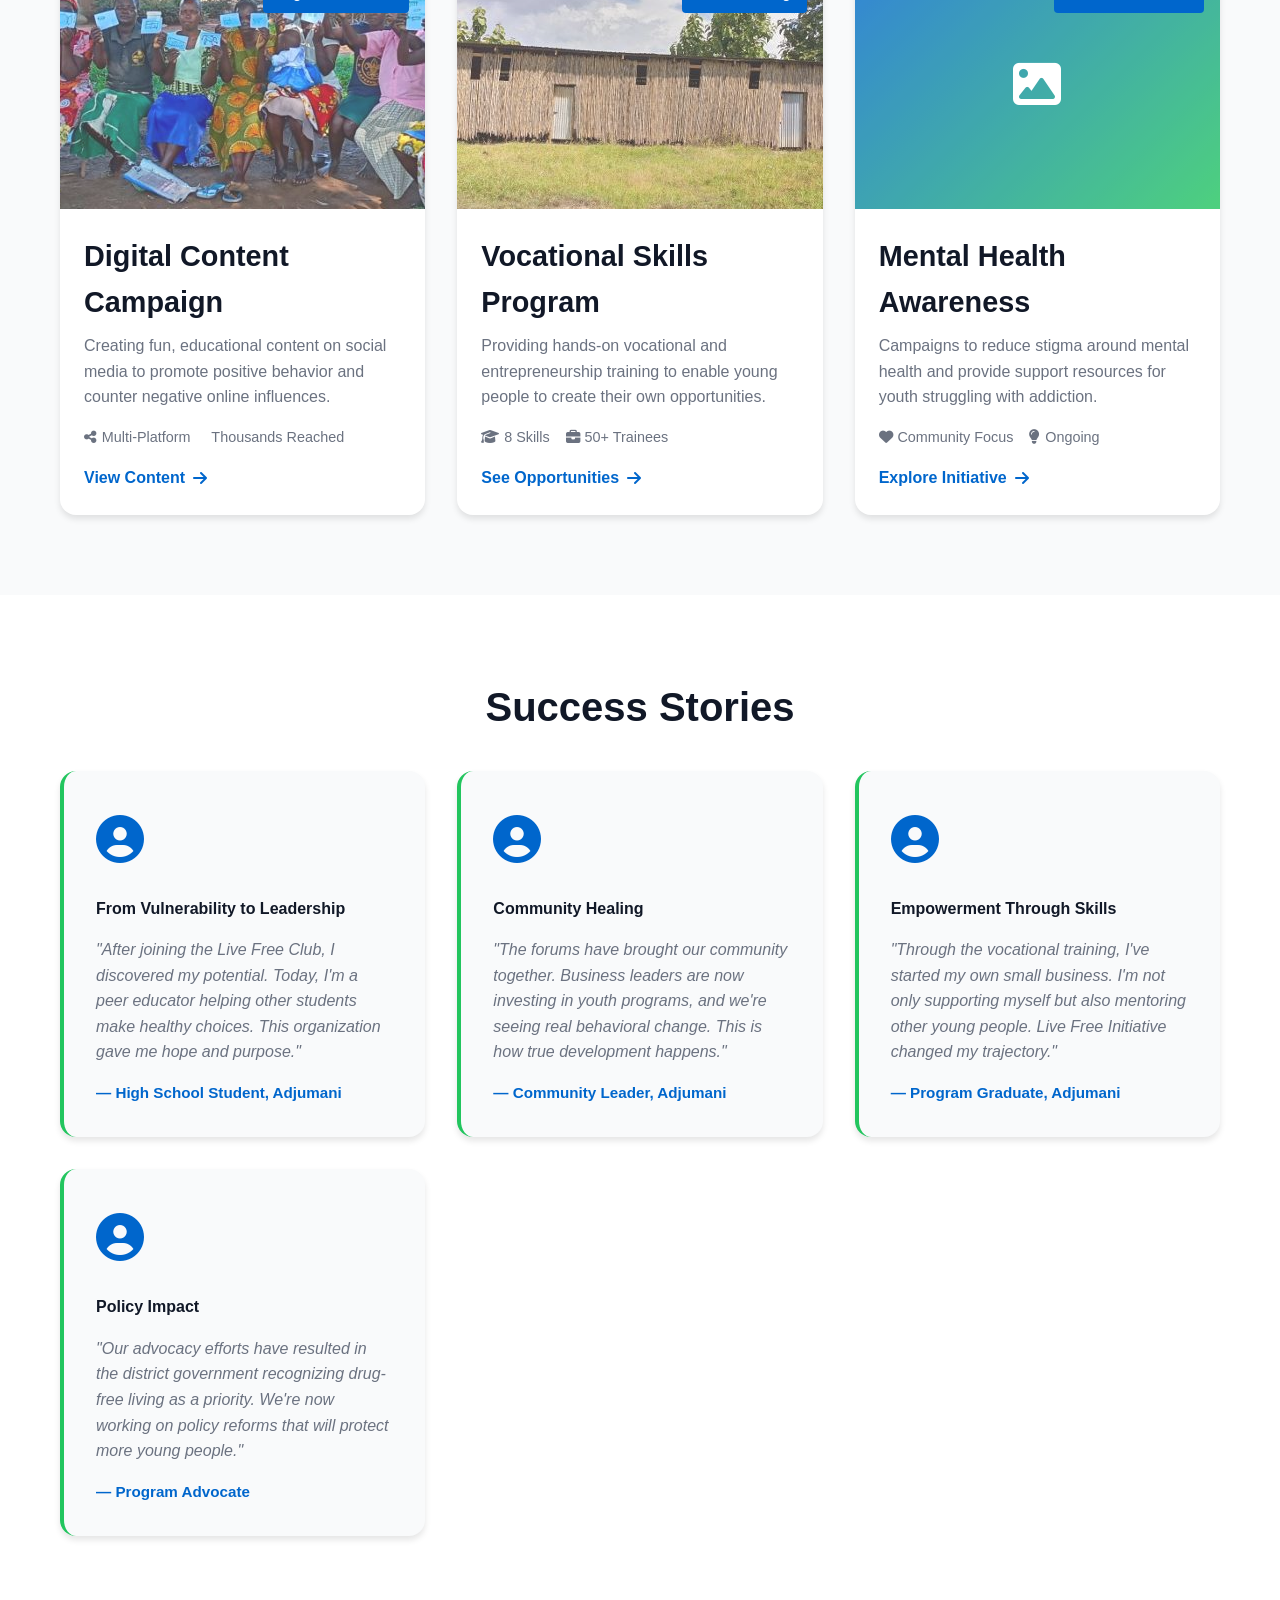
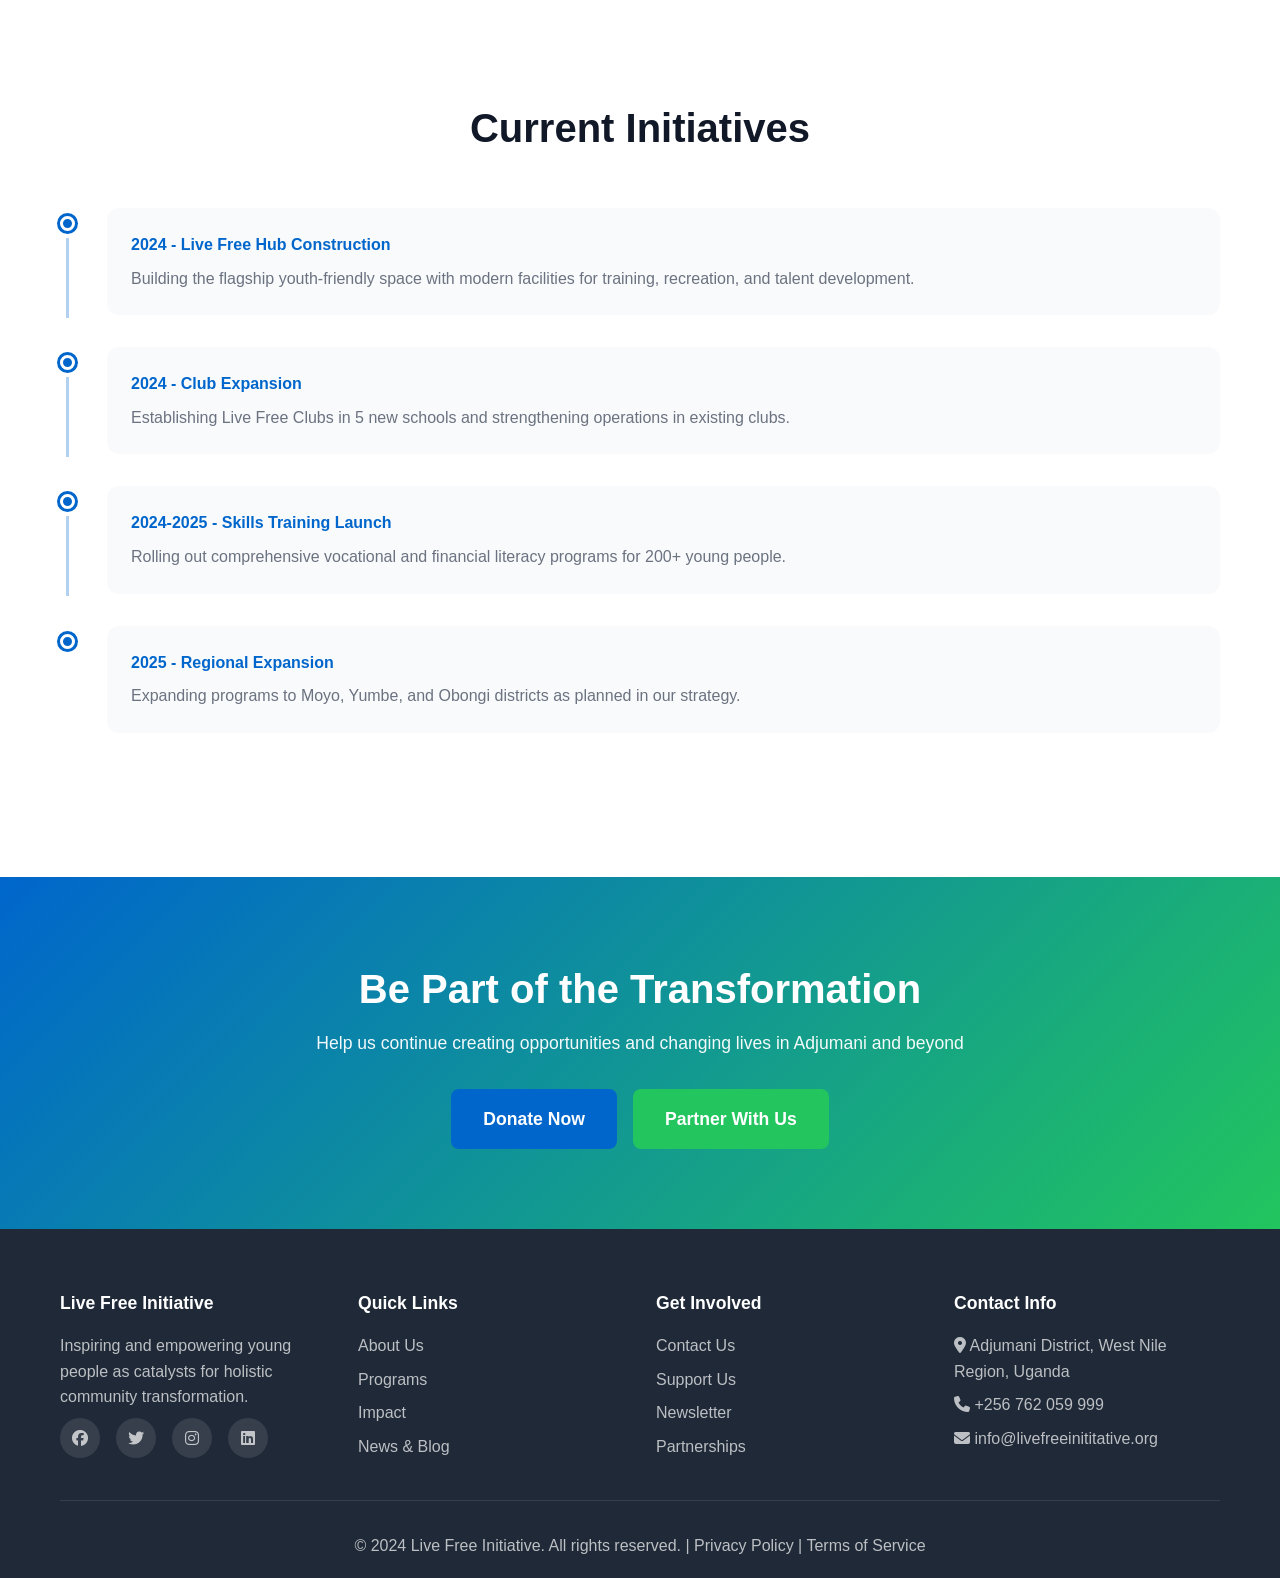
<file: LFI/projects.html>
<!DOCTYPE html>
<html lang="en">
<head>
    <meta charset="UTF-8">
    <meta name="viewport" content="width=device-width, initial-scale=1.0">
    <meta name="description" content="Explore the impact and projects of Live Free Initiative - Success stories, case studies, and community transformation results.">
    <meta name="keywords" content="live free impact, projects, success stories, community transformation, case studies">
    <title>Our Impact - Live Free Initiative</title>
    <link rel="stylesheet" href="css/styles.css">
    <link rel="stylesheet" href="https://cdnjs.cloudflare.com/ajax/libs/font-awesome/6.4.0/css/all.min.css">
</head>
<body>
    <!-- Navigation -->
    <nav class="navbar">
        <div class="nav-container">
            <div class="nav-logo">
                <i class="fas fa-leaf"></i> Live Free Initiative
            </div>
            <ul class="nav-menu">
                <li><a href="index.html" class="nav-link">Home</a></li>
                <li><a href="about.html" class="nav-link">About Us</a></li>
                <li><a href="programs.html" class="nav-link">Programs</a></li>
                <li><a href="projects.html" class="nav-link active">Impact</a></li>
                <li><a href="blog.html" class="nav-link">News</a></li>
                <li><a href="contact.html" class="nav-link">Contact</a></li>
            </ul>
            <div class="hamburger">
                <span></span>
                <span></span>
                <span></span>
            </div>
        </div>
    </nav>

    <!-- Hero Section -->
    <section class="page-hero">
        <div class="hero-content">
            <h1>Our Impact</h1>
            <p>Transforming lives and communities through evidence-based programs and local solutions</p>
        </div>
    </section>

    <!-- Impact Metrics -->
    <section class="impact-metrics">
        <div class="container">
            <h2>By the Numbers</h2>
            <div class="metrics-grid">
                <div class="metric-card">
                    <div class="metric-number">500+</div>
                    <div class="metric-label">Young People Engaged</div>
                    <p>Direct participants in Live Free programs</p>
                </div>
                <div class="metric-card">
                    <div class="metric-number">15+</div>
                    <div class="metric-label">Schools Reached</div>
                    <p>Live Free Clubs established in secondary and tertiary institutions</p>
                </div>
                <div class="metric-card">
                    <div class="metric-number">200+</div>
                    <div class="metric-label">Peer Educators Trained</div>
                    <p>Young people trained as health leaders and peer counselors</p>
                </div>
                <div class="metric-card">
                    <div class="metric-number">1000+</div>
                    <div class="metric-label">Indirect Beneficiaries</div>
                    <p>Community members reached through awareness and advocacy</p>
                </div>
            </div>
        </div>
    </section>

    <!-- Featured Projects -->
    <section class="featured-projects">
        <div class="container">
            <h2>Featured Projects</h2>
            <div class="projects-grid">
                <div class="project-card">
                    <div class="project-image">
                        <div class="image-placeholder">
                            <img src="images/good health.JPG">
                        </div>
                        <span class="project-category">Education</span>
                    </div>
                    <div class="project-content">
                        <h3>Live Free Club in Schools</h3>
                        <p>Establishing peer-led wellness clubs in secondary schools to create drug-free environments and develop student leaders.</p>
                        <div class="project-stats">
                            <span><i class="fas fa-users"></i> 300+ Students</span>
                            <span><i class="fas fa-map-marker-alt"></i> 10 Schools</span>
                        </div>
                        <a href="#" class="read-more">Explore Project <i class="fas fa-arrow-right"></i></a>
                    </div>
                </div>

                <div class="project-card">
                    <div class="project-image">
                        <div class="image-placeholder">
                           <img src="images/community.JPG">
                        </div>
                        <span class="project-category">Youth Development</span>
                    </div>
                    <div class="project-content">
                        <h3>Live Free Hub Development</h3>
                        <p>Creating a model youth-friendly space with computer labs, recording studios, and training facilities for skill development.</p>
                        <div class="project-stats">
                            <span><i class="fas fa-location-dot"></i> Adjumani-Moyo Highway</span>
                            <span><i class="fas fa-tools"></i> In Progress</span>
                        </div>
                        <a href="#" class="read-more">Learn More <i class="fas fa-arrow-right"></i></a>
                    </div>
                </div>

                <div class="project-card">
                    <div class="project-image">
                        <div class="image-placeholder">
                           <img src="images/education.JPG">
                        </div>
                        <span class="project-category">Community Engagement</span>
                    </div>
                    <div class="project-content">
                        <h3>Stakeholder Forums</h3>
                        <p>Building collaborative networks with business leaders, religious figures, parents, and policymakers for systemic change.</p>
                        <div class="project-stats">
                            <span><i class="fas fa-handshake"></i> 6 Forum Types</span>
                            <span><i class="fas fa-check-circle"></i> Active</span>
                        </div>
                        <a href="#" class="read-more">View Forums <i class="fas fa-arrow-right"></i></a>
                    </div>
                </div>

                <div class="project-card">
                    <div class="project-image">
                        <div class="image-placeholder">
                           <img src="images/community.JPG">
                        </div>
                        <span class="project-category">Digital Innovation</span>
                    </div>
                    <div class="project-content">
                        <h3>Digital Content Campaign</h3>
                        <p>Creating fun, educational content on social media to promote positive behavior and counter negative online influences.</p>
                        <div class="project-stats">
                            <span><i class="fas fa-share-nodes"></i> Multi-Platform</span>
                            <span><i class="fas fa-users-group"></i> Thousands Reached</span>
                        </div>
                        <a href="#" class="read-more">View Content <i class="fas fa-arrow-right"></i></a>
                    </div>
                </div>

                <div class="project-card">
                    <div class="project-image">
                        <div class="image-placeholder">
                            <img src="images/BACKROUND.JPG">
                        </div>
                        <span class="project-category">Skills Training</span>
                    </div>
                    <div class="project-content">
                        <h3>Vocational Skills Program</h3>
                        <p>Providing hands-on vocational and entrepreneurship training to enable young people to create their own opportunities.</p>
                        <div class="project-stats">
                            <span><i class="fas fa-graduation-cap"></i> 8 Skills</span>
                            <span><i class="fas fa-briefcase"></i> 50+ Trainees</span>
                        </div>
                        <a href="#" class="read-more">See Opportunities <i class="fas fa-arrow-right"></i></a>
                    </div>
                </div>

                <div class="project-card">
                    <div class="project-image">
                        <div class="image-placeholder">
                            <i class="fas fa-image"></i>
                        </div>
                        <span class="project-category">Health & Wellness</span>
                    </div>
                    <div class="project-content">
                        <h3>Mental Health Awareness</h3>
                        <p>Campaigns to reduce stigma around mental health and provide support resources for youth struggling with addiction.</p>
                        <div class="project-stats">
                            <span><i class="fas fa-heart"></i> Community Focus</span>
                            <span><i class="fas fa-lightbulb"></i> Ongoing</span>
                        </div>
                        <a href="#" class="read-more">Explore Initiative <i class="fas fa-arrow-right"></i></a>
                    </div>
                </div>
            </div>
        </div>
    </section>

    <!-- Success Stories -->
    <section class="success-stories">
        <div class="container">
            <h2>Success Stories</h2>
            <div class="stories-grid">
                <div class="story-card">
                    <div class="story-avatar">
                        <i class="fas fa-user-circle"></i>
                    </div>
                    <h4>From Vulnerability to Leadership</h4>
                    <p class="story-preview">"After joining the Live Free Club, I discovered my potential. Today, I'm a peer educator helping other students make healthy choices. This organization gave me hope and purpose."</p>
                    <span class="story-author">— High School Student, Adjumani</span>
                </div>

                <div class="story-card">
                    <div class="story-avatar">
                        <i class="fas fa-user-circle"></i>
                    </div>
                    <h4>Community Healing</h4>
                    <p class="story-preview">"The forums have brought our community together. Business leaders are now investing in youth programs, and we're seeing real behavioral change. This is how true development happens."</p>
                    <span class="story-author">— Community Leader, Adjumani</span>
                </div>

                <div class="story-card">
                    <div class="story-avatar">
                        <i class="fas fa-user-circle"></i>
                    </div>
                    <h4>Empowerment Through Skills</h4>
                    <p class="story-preview">"Through the vocational training, I've started my own small business. I'm not only supporting myself but also mentoring other young people. Live Free Initiative changed my trajectory."</p>
                    <span class="story-author">— Program Graduate, Adjumani</span>
                </div>

                <div class="story-card">
                    <div class="story-avatar">
                        <i class="fas fa-user-circle"></i>
                    </div>
                    <h4>Policy Impact</h4>
                    <p class="story-preview">"Our advocacy efforts have resulted in the district government recognizing drug-free living as a priority. We're now working on policy reforms that will protect more young people."</p>
                    <span class="story-author">— Program Advocate</span>
                </div>
            </div>
        </div>
    </section>

    <!-- Ongoing Initiatives -->
    <section class="ongoing-initiatives">
        <div class="container">
            <h2>Current Initiatives</h2>
            <div class="timeline">
                <div class="timeline-item">
                    <div class="timeline-marker"></div>
                    <div class="timeline-content">
                        <h4>2024 - Live Free Hub Construction</h4>
                        <p>Building the flagship youth-friendly space with modern facilities for training, recreation, and talent development.</p>
                    </div>
                </div>
                <div class="timeline-item">
                    <div class="timeline-marker"></div>
                    <div class="timeline-content">
                        <h4>2024 - Club Expansion</h4>
                        <p>Establishing Live Free Clubs in 5 new schools and strengthening operations in existing clubs.</p>
                    </div>
                </div>
                <div class="timeline-item">
                    <div class="timeline-marker"></div>
                    <div class="timeline-content">
                        <h4>2024-2025 - Skills Training Launch</h4>
                        <p>Rolling out comprehensive vocational and financial literacy programs for 200+ young people.</p>
                    </div>
                </div>
                <div class="timeline-item">
                    <div class="timeline-marker"></div>
                    <div class="timeline-content">
                        <h4>2025 - Regional Expansion</h4>
                        <p>Expanding programs to Moyo, Yumbe, and Obongi districts as planned in our strategy.</p>
                    </div>
                </div>
            </div>
        </div>
    </section>

    <!-- Call to Action -->
    <section class="cta-section">
        <div class="container">
            <h2>Be Part of the Transformation</h2>
            <p>Help us continue creating opportunities and changing lives in Adjumani and beyond</p>
            <div class="cta-buttons">
                <a href="contact.html#donate" class="btn btn-primary btn-large">Donate Now</a>
                <a href="contact.html" class="btn btn-secondary btn-large">Partner With Us</a>
            </div>
        </div>
    </section>

    <!-- Footer -->
    <footer class="footer">
        <div class="container">
            <div class="footer-grid">
                <div class="footer-section">
                    <h4>Live Free Initiative</h4>
                    <p>Inspiring and empowering young people as catalysts for holistic community transformation.</p>
                    <div class="social-links">
                        <a href="#" title="Facebook"><i class="fab fa-facebook"></i></a>
                        <a href="#" title="Twitter"><i class="fab fa-twitter"></i></a>
                        <a href="#" title="Instagram"><i class="fab fa-instagram"></i></a>
                        <a href="#" title="LinkedIn"><i class="fab fa-linkedin"></i></a>
                    </div>
                </div>
                <div class="footer-section">
                    <h4>Quick Links</h4>
                    <ul>
                        <li><a href="about.html">About Us</a></li>
                        <li><a href="programs.html">Programs</a></li>
                        <li><a href="projects.html">Impact</a></li>
                        <li><a href="blog.html">News & Blog</a></li>
                    </ul>
                </div>
                <div class="footer-section">
                    <h4>Get Involved</h4>
                    <ul>
                        <li><a href="contact.html">Contact Us</a></li>
                        <li><a href="contact.html#donate">Support Us</a></li>
                        <li><a href="contact.html#newsletter">Newsletter</a></li>
                        <li><a href="#partnership">Partnerships</a></li>
                    </ul>
                </div>
                <div class="footer-section">
                    <h4>Contact Info</h4>
                    <p><i class="fas fa-map-marker-alt"></i> Adjumani District, West Nile Region, Uganda</p>
                    <p><i class="fas fa-phone"></i> <a href="tel:+256">+256 762 059 999</a></p>
                    <p><i class="fas fa-envelope"></i> <a href="mailto:info@livefreeinititative.org">info@livefreeinititative.org</a></p>
                </div>
            </div>
            <div class="footer-bottom">
                <p>&copy; 2024 Live Free Initiative. All rights reserved. | <a href="#">Privacy Policy</a> | <a href="#">Terms of Service</a></p>
            </div>
        </div>
    </footer>

    <script src="js/script.js"></script>
</body>
</html>
</file>
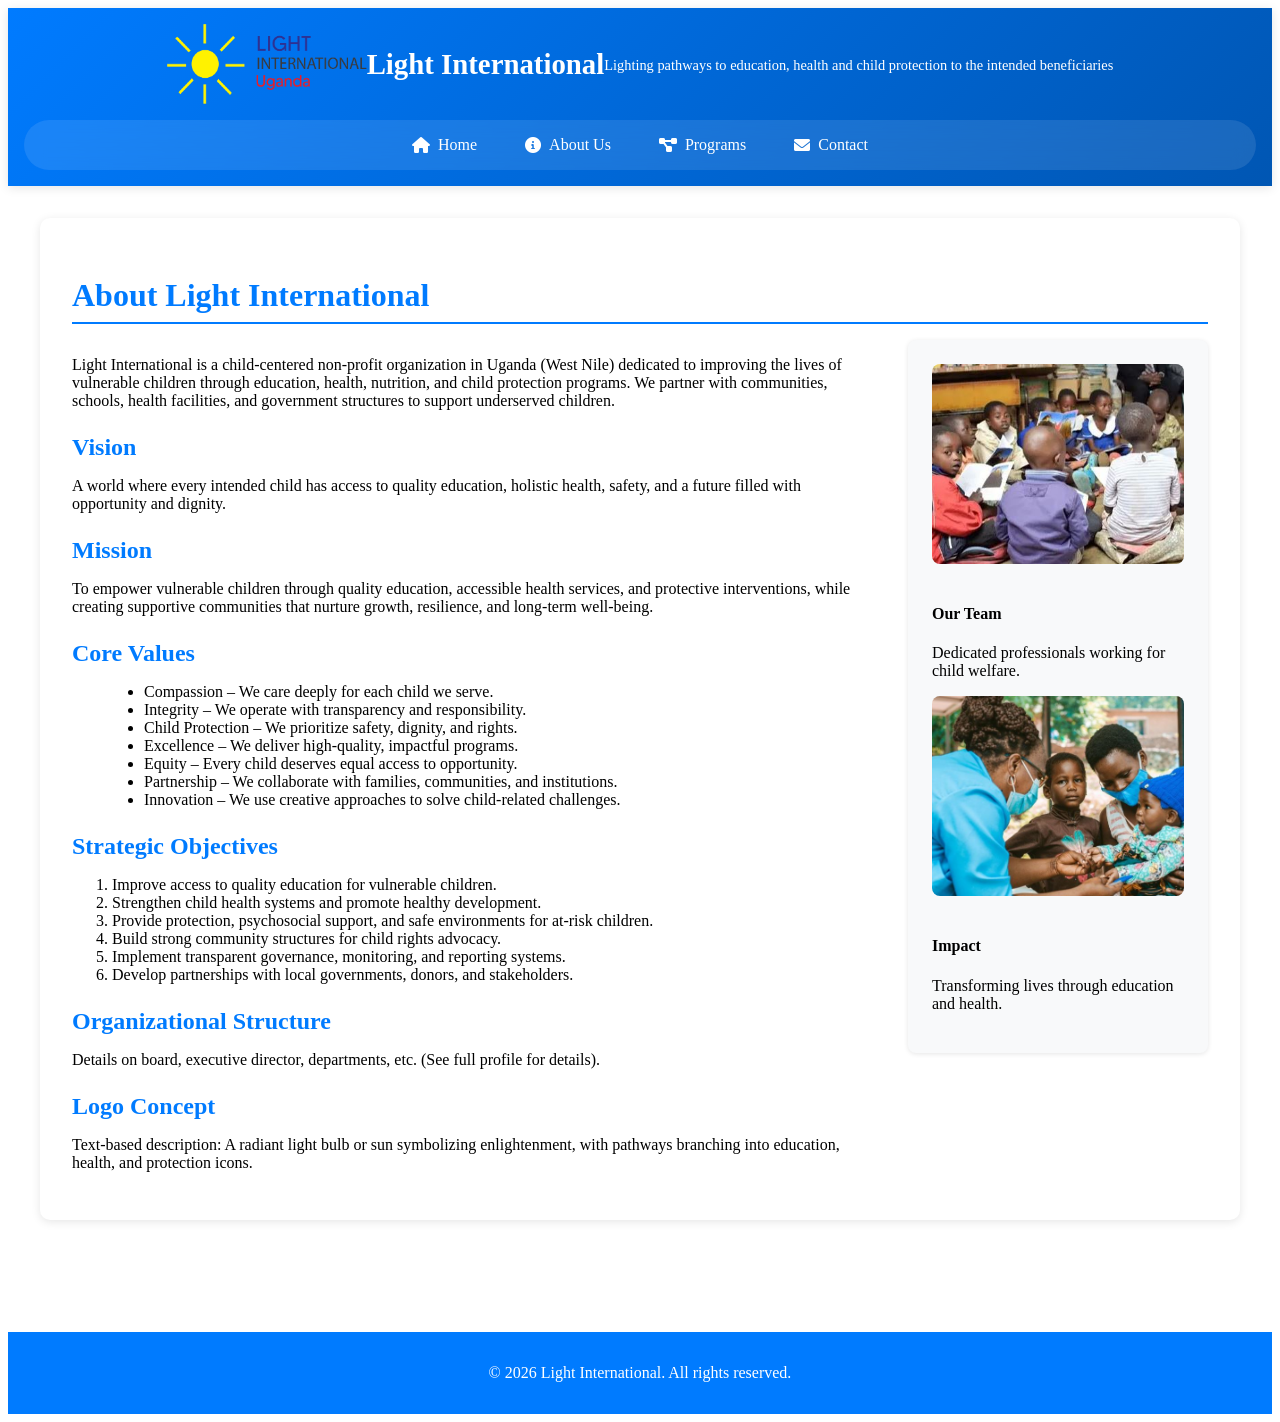
<file: LI/about.html>
<!DOCTYPE html>
<html lang="en">
<head>
    <meta charset="UTF-8">
    <meta name="viewport" content="width=device-width, initial-scale=1.0">
    <title>About Us - Light International</title>
    <link rel="stylesheet" href="style.css">
    <link rel="stylesheet" href="https://cdnjs.cloudflare.com/ajax/libs/font-awesome/6.0.0/css/all.min.css">
</head>
<body>
    <header>
        <div class="logo">
             <img src="images/light international.png" alt="logo" width="200" height="80">
            <h1>Light International</h1>
            <p>Lighting pathways to education, health and child protection to the intended beneficiaries</p>
        </div>
        <nav>
            <button class="hamburger" aria-label="Toggle navigation">
                <i class="fas fa-bars"></i>
            </button>
            <ul>
                <li><a href="index.html"><i class="fas fa-home"></i> Home</a></li>
                <li><a href="about.html"><i class="fas fa-info-circle"></i> About Us</a></li>
                <li><a href="programs.html"><i class="fas fa-project-diagram"></i> Programs</a></li>
                <li><a href="contact.html"><i class="fas fa-envelope"></i> Contact</a></li>
            </ul>
        </nav>
    </header>

    <main>
        <section id="about">
            <h2>About Light International</h2>
            <div class="content-wrapper">
                <div class="main-content">
                    <p>Light International is a child-centered non-profit organization in Uganda (West Nile) dedicated to improving the lives of vulnerable children through education, health, nutrition, and child protection programs. We partner with communities, schools, health facilities, and government structures to support underserved children.</p>

                    <h3>Vision</h3>
                    <p>A world where every intended child has access to quality education, holistic health, safety, and a future filled with opportunity and dignity.</p>

                    <h3>Mission</h3>
                    <p>To empower vulnerable children through quality education, accessible health services, and protective interventions, while creating supportive communities that nurture growth, resilience, and long-term well-being.</p>

                    <h3>Core Values</h3>
                    <ul>
                        <li>Compassion – We care deeply for each child we serve.</li>
                        <li>Integrity – We operate with transparency and responsibility.</li>
                        <li>Child Protection – We prioritize safety, dignity, and rights.</li>
                        <li>Excellence – We deliver high-quality, impactful programs.</li>
                        <li>Equity – Every child deserves equal access to opportunity.</li>
                        <li>Partnership – We collaborate with families, communities, and institutions.</li>
                        <li>Innovation – We use creative approaches to solve child-related challenges.</li>
                    </ul>

                    <h3>Strategic Objectives</h3>
                    <ol>
                        <li>Improve access to quality education for vulnerable children.</li>
                        <li>Strengthen child health systems and promote healthy development.</li>
                        <li>Provide protection, psychosocial support, and safe environments for at-risk children.</li>
                        <li>Build strong community structures for child rights advocacy.</li>
                        <li>Implement transparent governance, monitoring, and reporting systems.</li>
                        <li>Develop partnerships with local governments, donors, and stakeholders.</li>
                    </ol>

                    <h3>Organizational Structure</h3>
                    <p>Details on board, executive director, departments, etc. (See full profile for details).</p>

                    <h3>Logo Concept</h3>
                    <p>Text-based description: A radiant light bulb or sun symbolizing enlightenment, with pathways branching into education, health, and protection icons.</p>
                </div>
                <aside>
                    <img src="images/education.JPG" alt="Light International Team" class="aside-img">
                    <h4>Our Team</h4>
                    <p>Dedicated professionals working for child welfare.</p>
                    <img src="images/good health.JPG" alt="Children Learning" class="aside-img">
                    <h4>Impact</h4>
                    <p>Transforming lives through education and health.</p>
                </aside>
            </div>
        </section>
    </main>

    <footer>
        <p>&copy; 2026 Light International. All rights reserved.</p>
    </footer>

    <script src="script.js"></script>
</body>
</html>
</file>
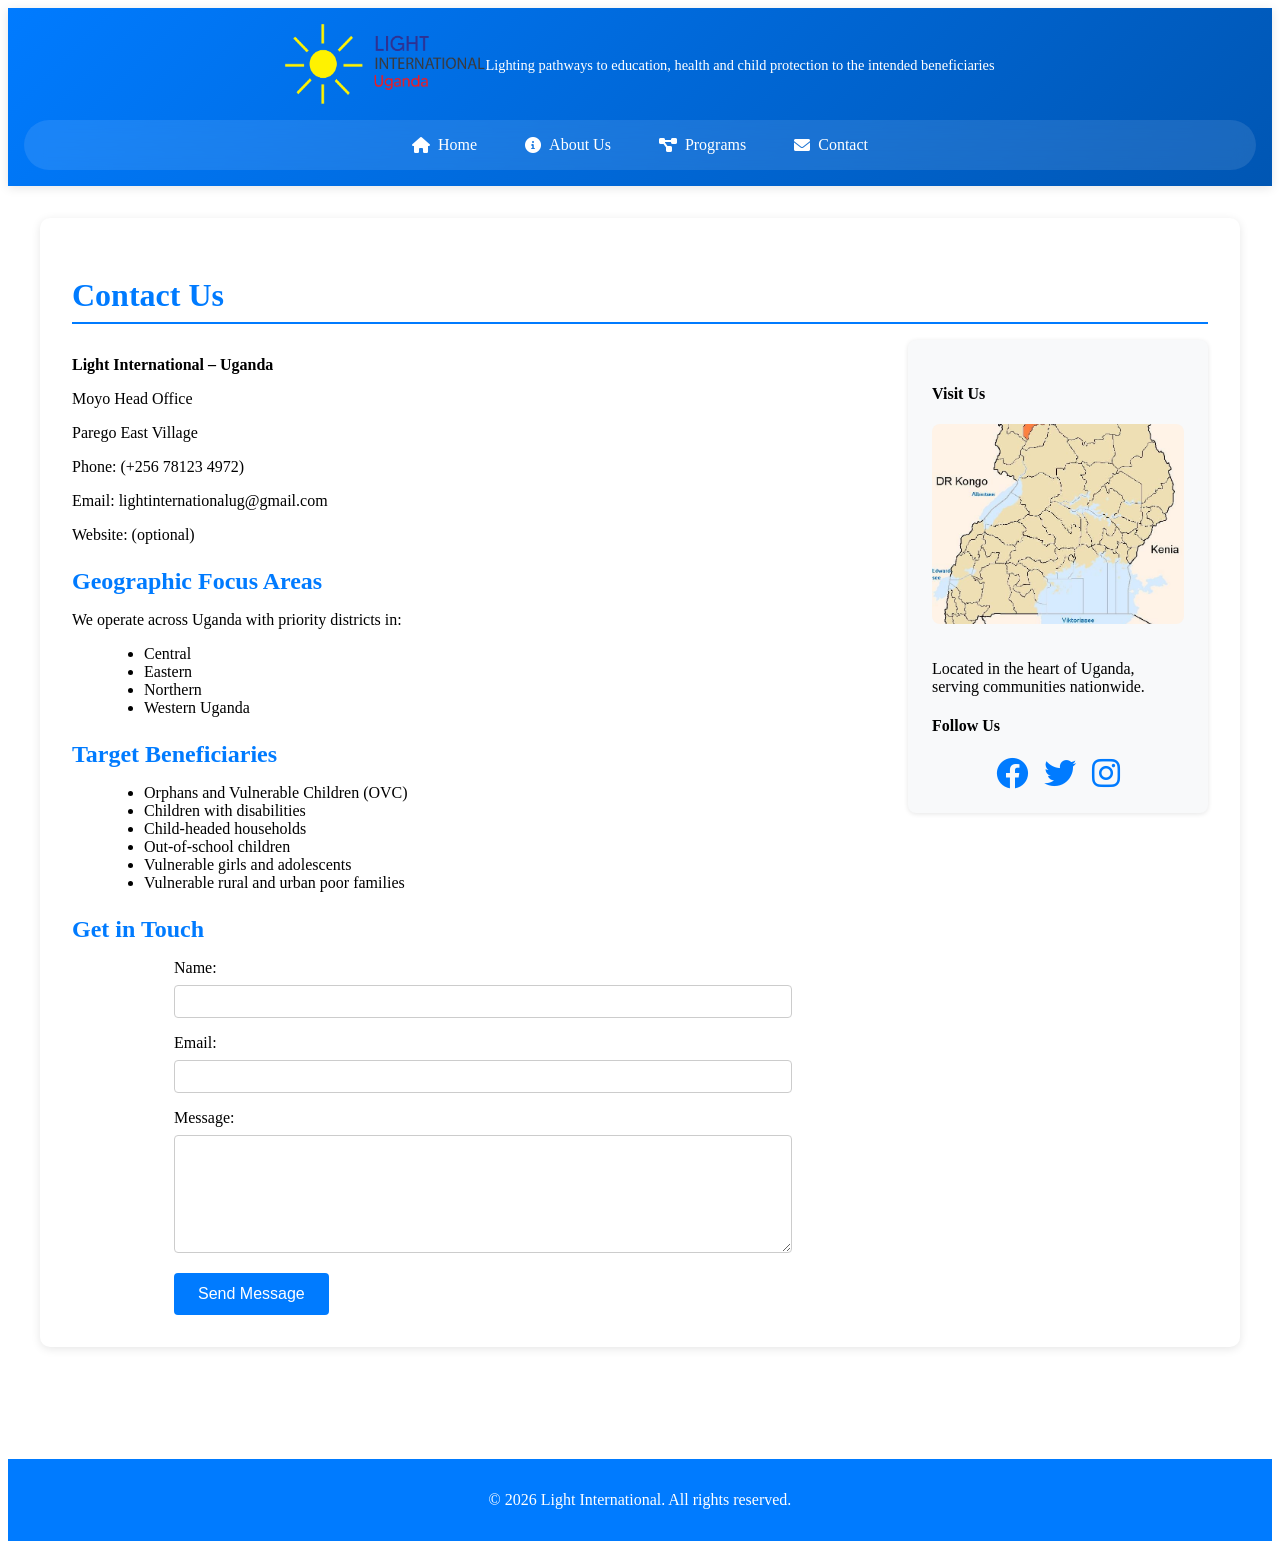
<file: LI/contact.html>
<!DOCTYPE html>
<html lang="en">
<head>
    <meta charset="UTF-8">
    <meta name="viewport" content="width=device-width, initial-scale=1.0">
    <title>Contact - Light International</title>
    <link rel="stylesheet" href="style.css">
    <link rel="stylesheet" href="https://cdnjs.cloudflare.com/ajax/libs/font-awesome/6.0.0/css/all.min.css">
</head>
<body>
    <header>
        <div class="logo">
             <img src="images/light international.png" alt="logo" width="200" height="80">
            <p>Lighting pathways to education, health and child protection to the intended beneficiaries</p>
        </div>
        <nav>
            <button class="hamburger" aria-label="Toggle navigation">
                <i class="fas fa-bars"></i>
            </button>
            <ul>
                <li><a href="index.html"><i class="fas fa-home"></i> Home</a></li>
                <li><a href="about.html"><i class="fas fa-info-circle"></i> About Us</a></li>
                <li><a href="programs.html"><i class="fas fa-project-diagram"></i> Programs</a></li>
                <li><a href="contact.html"><i class="fas fa-envelope"></i> Contact</a></li>
            </ul>
        </nav>
    </header>

    <main>
        <section id="contact">
            <h2>Contact Us</h2>
            <div class="content-wrapper">
                <div class="main-content">
                    <div class="contact-info">
                        <p><strong>Light International – Uganda</strong></p>
                        <p>Moyo Head Office</p>
                        <p>Parego East Village</p>
                        <p>Phone: (+256 78123 4972)</p>
                        <p>Email: lightinternationalug@gmail.com</p>
                        <p>Website: (optional)</p>
                    </div>

                    <h3>Geographic Focus Areas</h3>
                    <p>We operate across Uganda with priority districts in:</p>
                    <ul>
                        <li>Central</li>
                        <li>Eastern</li>
                        <li>Northern</li>
                        <li>Western Uganda</li>
                    </ul>

                    <h3>Target Beneficiaries</h3>
                    <ul>
                        <li>Orphans and Vulnerable Children (OVC)</li>
                        <li>Children with disabilities</li>
                        <li>Child-headed households</li>
                        <li>Out-of-school children</li>
                        <li>Vulnerable girls and adolescents</li>
                        <li>Vulnerable rural and urban poor families</li>
                    </ul>

                    <h3>Get in Touch</h3>
                    <form id="contact-form">
                        <label for="name">Name:</label>
                        <input type="text" id="name" name="name" required>

                        <label for="email">Email:</label>
                        <input type="email" id="email" name="email" required>

                        <label for="message">Message:</label>
                        <textarea id="message" name="message" required></textarea>

                        <button type="submit">Send Message</button>
                    </form>
                </div>
                <aside>
                    <h4>Visit Us</h4>
                    <img src="images/moyo_district.jpg" alt="Uganda Map" class="aside-img">
                    <p>Located in the heart of Uganda, serving communities nationwide.</p>
                    <h4>Follow Us</h4>
                    <div class="social-links">
                        <a href="#"><i class="fab fa-facebook fa-2x"></i></a>
                        <a href="#"><i class="fab fa-twitter fa-2x"></i></a>
                        <a href="#"><i class="fab fa-instagram fa-2x"></i></a>
                    </div>
                </aside>
            </div>
        </section>
    </main>

    <footer>
        <p>&copy; 2026 Light International. All rights reserved.</p>
    </footer>

    <script src="script.js"></script>
</body>
</html>
</file>
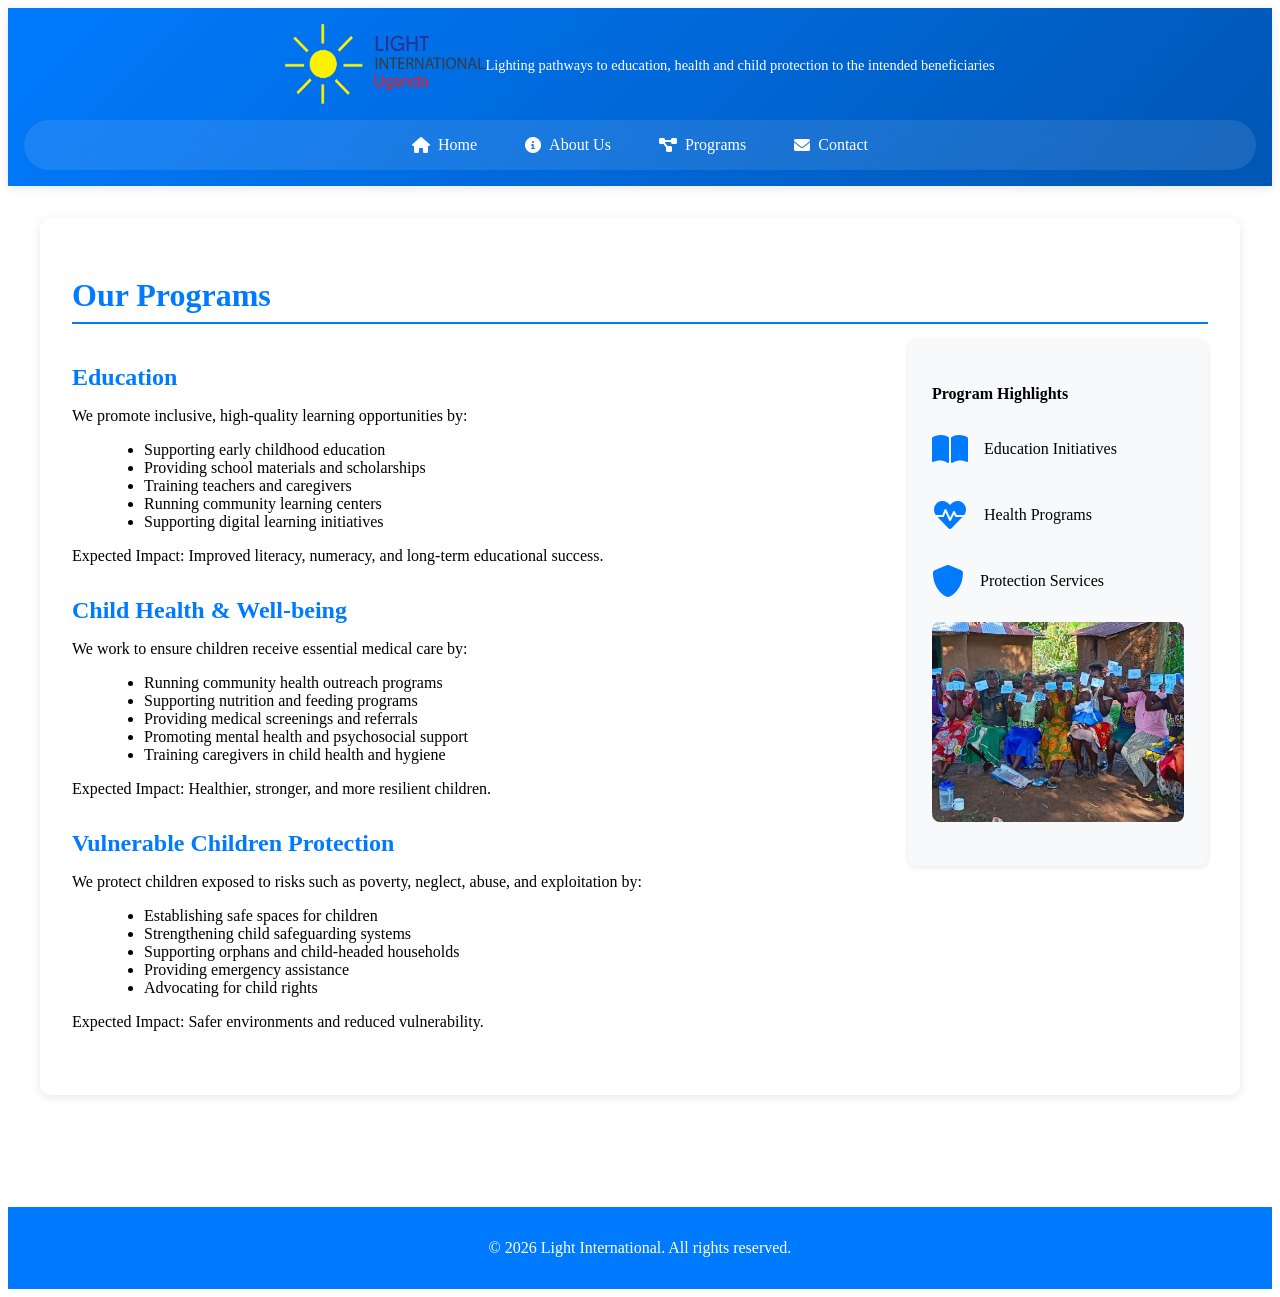
<file: LI/programs.html>
<!DOCTYPE html>
<html lang="en">
<head>
    <meta charset="UTF-8">
    <meta name="viewport" content="width=device-width, initial-scale=1.0">
    <title>Programs - Light International</title>
    <link rel="stylesheet" href="style.css">
    <link rel="stylesheet" href="https://cdnjs.cloudflare.com/ajax/libs/font-awesome/6.0.0/css/all.min.css">
</head>
<body>
    <header>
        <div class="logo">
            <img src="images/light international.png" alt="logo" width="200" height="80">
            <p>Lighting pathways to education, health and child protection to the intended beneficiaries</p>
        </div>
        <nav>
            <button class="hamburger" aria-label="Toggle navigation">
                <i class="fas fa-bars"></i>
            </button>
            <ul>
                <li><a href="index.html"><i class="fas fa-home"></i> Home</a></li>
                <li><a href="about.html"><i class="fas fa-info-circle"></i> About Us</a></li>
                <li><a href="programs.html"><i class="fas fa-project-diagram"></i> Programs</a></li>
                <li><a href="contact.html"><i class="fas fa-envelope"></i> Contact</a></li>
            </ul>
        </nav>
    </header>

    <main>
        <section id="programs">
            <h2>Our Programs</h2>
            <div class="content-wrapper">
                <div class="main-content">
                    <div class="program-detail">
                        <h3>Education</h3>
                        <p>We promote inclusive, high-quality learning opportunities by:</p>
                        <ul>
                            <li>Supporting early childhood education</li>
                            <li>Providing school materials and scholarships</li>
                            <li>Training teachers and caregivers</li>
                            <li>Running community learning centers</li>
                            <li>Supporting digital learning initiatives</li>
                        </ul>
                        <p>Expected Impact: Improved literacy, numeracy, and long-term educational success.</p>
                    </div>

                    <div class="program-detail">
                        <h3>Child Health & Well-being</h3>
                        <p>We work to ensure children receive essential medical care by:</p>
                        <ul>
                            <li>Running community health outreach programs</li>
                            <li>Supporting nutrition and feeding programs</li>
                            <li>Providing medical screenings and referrals</li>
                            <li>Promoting mental health and psychosocial support</li>
                            <li>Training caregivers in child health and hygiene</li>
                        </ul>
                        <p>Expected Impact: Healthier, stronger, and more resilient children.</p>
                    </div>

                    <div class="program-detail">
                        <h3>Vulnerable Children Protection</h3>
                        <p>We protect children exposed to risks such as poverty, neglect, abuse, and exploitation by:</p>
                        <ul>
                            <li>Establishing safe spaces for children</li>
                            <li>Strengthening child safeguarding systems</li>
                            <li>Supporting orphans and child-headed households</li>
                            <li>Providing emergency assistance</li>
                            <li>Advocating for child rights</li>
                        </ul>
                        <p>Expected Impact: Safer environments and reduced vulnerability.</p>
                    </div>
                </div>
                <aside>
                    <h4>Program Highlights</h4>
                    <div class="aside-item">
                        <i class="fas fa-book-open fa-2x"></i>
                        <p>Education Initiatives</p>
                    </div>
                    <div class="aside-item">
                        <i class="fas fa-heartbeat fa-2x"></i>
                        <p>Health Programs</p>
                    </div>
                    <div class="aside-item">
                        <i class="fas fa-shield-alt fa-2x"></i>
                        <p>Protection Services</p>
                    </div>
                    <img src="images/community.JPG" alt="Community Programs" class="aside-img">
                </aside>
            </div>
        </section>
    </main>

    <footer>
        <p>&copy; 2026 Light International. All rights reserved.</p>
    </footer>

    <script src="script.js"></script>
</body>
</html>
</file>
<file: karib royal care medical clinic/css/style.css>
/* ========================================
   KAIB ROYAL CARE MEDICAL CLINIC - CSS
   ======================================== */

/* Root Variables */
:root {
    --primary-color: #0066CC;
    --secondary-color: #00A86B;
    --accent-color: #FF6B35;
    --dark-color: #1A1A1A;
    --light-color: #F5F7FA;
    --text-color: #333333;
    --border-color: #E0E0E0;
    --success-color: #28A745;
    --danger-color: #DC3545;
    --line-height: 1.6;
}

/* ========================================
   GLOBAL STYLES
   ======================================== */

* {
    margin: 0;
    padding: 0;
    box-sizing: border-box;
}

html {
    scroll-behavior: smooth;
}

body {
    font-family: 'Segoe UI', Tahoma, Geneva, Verdana, sans-serif;
    color: var(--text-color);
    line-height: var(--line-height);
    background-color: #FFFFFF;
}

.container {
    max-width: 1200px;
    margin: 0 auto;
    padding: 0 20px;
}

/* ========================================
   ACCESSIBILITY
   ======================================== */

.skip-link {
    position: absolute;
    top: -40px;
    left: 0;
    background: var(--primary-color);
    color: white;
    padding: 8px 15px;
    text-decoration: none;
    z-index: 100;
    border-radius: 0 0 5px 0;
    font-weight: 600;
}

.skip-link:focus {
    top: 0;
}

/* High contrast focus states for keyboard navigation */
a:focus,
button:focus,
input:focus,
select:focus,
textarea:focus {
    outline: 3px solid var(--accent-color);
    outline-offset: 2px;
}

/* Reduce motion for users who prefer it */
@media (prefers-reduced-motion: reduce) {
    *,
    *::before,
    *::after {
        animation-duration: 0.01ms !important;
        animation-iteration-count: 1 !important;
        transition-duration: 0.01ms !important;
        scroll-behavior: auto !important;
    }
}

/* ========================================
   TYPOGRAPHY
   ======================================== */

h1, h2, h3, h4, h5, h6 {
    font-weight: 600;
    margin-bottom: 0.8rem;
    color: var(--dark-color);
}

h1 {
    font-size: 2.5rem;
    line-height: 1.2;
}

h2 {
    font-size: 2rem;
    line-height: 1.3;
}

h3 {
    font-size: 1.5rem;
}

h4 {
    font-size: 1.25rem;
}

p {
    margin-bottom: 1rem;
    color: #555555;
}

a {
    color: var(--primary-color);
    text-decoration: none;
    transition: color 0.3s ease;
}

a:hover {
    color: var(--secondary-color);
}

/* ========================================
   BUTTONS
   ======================================== */

.btn {
    display: inline-block;
    padding: 12px 30px;
    border-radius: 5px;
    font-weight: 600;
    text-align: center;
    cursor: pointer;
    transition: all 0.3s ease;
    border: none;
    font-size: 1rem;
    text-decoration: none;
}

.btn-primary {
    background-color: var(--primary-color);
    color: white;
}

.btn-primary:hover {
    background-color: #0052A3;
    transform: translateY(-2px);
    box-shadow: 0 5px 15px rgba(0, 102, 204, 0.3);
}

.btn-secondary {
    background-color: var(--secondary-color);
    color: white;
}

.btn-secondary:hover {
    background-color: #008C5E;
    transform: translateY(-2px);
    box-shadow: 0 5px 15px rgba(0, 168, 107, 0.3);
}

.btn-light {
    background-color: white;
    color: var(--primary-color);
    border: 2px solid white;
}

.btn-light:hover {
    background-color: var(--light-color);
    color: var(--primary-color);
}

/* ========================================
   NAVIGATION BAR - ENHANCED
   ======================================== */

.navbar {
    background: linear-gradient(135deg, #FFFFFF 0%, #F8FBFF 100%);
    box-shadow: 0 4px 20px rgba(0, 102, 204, 0.08);
    position: sticky;
    top: 0;
    z-index: 1000;
    backdrop-filter: blur(10px);
    border-bottom: 2px solid rgba(0, 168, 107, 0.1);
}

.navbar-container {
    display: flex;
    justify-content: space-between;
    align-items: center;
    padding: 12px 20px !important;
    gap: 30px;
    flex-wrap: wrap;
}

/* Brand Styling */
.nav-brand {
    display: flex;
    align-items: center;
    gap: 12px;
    transition: transform 0.3s ease;
    cursor: pointer;
}

.nav-brand:hover {
    transform: scale(1.02);
}

.clinic-logo {
    height: 50px;
    width: auto;
    max-width: 150px;
    display: block;
    object-fit: contain;
    border-radius: 8px;
    filter: drop-shadow(0 2px 4px rgba(0, 0, 0, 0.1));
    transition: all 0.3s ease;
    background-color: rgba(255, 255, 255, 0.5);
    padding: 4px;
}

.clinic-logo:hover {
    filter: drop-shadow(0 4px 8px rgba(0, 102, 204, 0.2));
    transform: scale(1.05);
}

.brand-text {
    display: flex;
    flex-direction: column;
    align-items: flex-start;
    gap: 2px;
}

.nav-brand h2 {
    color: var(--primary-color);
    margin: 0;
    font-size: 1.35rem;
    line-height: 1;
    font-weight: 700;
    letter-spacing: -0.5px;
}

.clinic-tagline {
    font-size: 0.75rem;
    color: var(--secondary-color);
    margin: 0;
    font-weight: 600;
    text-transform: uppercase;
    letter-spacing: 0.5px;
}

/* Navigation Menu */
.nav-menu {
    display: flex;
    list-style: none;
    gap: 8px;
    margin: 0;
    padding: 0;
    align-items: center;
    flex: 1;
    justify-content: center;
}

.nav-item {
    position: relative;
}

.nav-item.nav-divider {
    width: 2px;
    height: 24px;
    background: linear-gradient(to bottom, transparent, rgba(0, 102, 204, 0.2), transparent);
    margin: 0 12px;
}

.nav-link {
    color: var(--text-color);
    font-weight: 600;
    font-size: 0.95rem;
    padding: 8px 16px;
    border-radius: 6px;
    transition: all 0.3s cubic-bezier(0.34, 1.56, 0.64, 1);
    position: relative;
    display: flex;
    align-items: center;
    gap: 6px;
    overflow: hidden;
}

.nav-link::before {
    content: '';
    position: absolute;
    top: 0;
    left: 0;
    width: 100%;
    height: 100%;
    background: linear-gradient(135deg, var(--primary-color), var(--secondary-color));
    opacity: 0;
    transition: opacity 0.3s ease;
    z-index: -1;
    border-radius: 6px;
}

.nav-link:hover {
    color: white;
    transform: translateY(-2px);
    box-shadow: 0 4px 12px rgba(0, 102, 204, 0.2);
}

.nav-link:hover::before {
    opacity: 0.15;
}

.nav-link.active {
    color: var(--primary-color);
    background-color: rgba(0, 102, 204, 0.08);
    border: 2px solid var(--primary-color);
    box-shadow: 0 0 0 2px rgba(0, 102, 204, 0.1);
}

.nav-link.active::after {
    content: '';
    position: absolute;
    bottom: -4px;
    left: 50%;
    transform: translateX(-50%);
    width: 50%;
    height: 3px;
    background: linear-gradient(90deg, var(--primary-color), var(--secondary-color));
    border-radius: 2px;
    animation: expandWidth 0.4s cubic-bezier(0.34, 1.56, 0.64, 1);
}

@keyframes expandWidth {
    from {
        width: 0;
    }
    to {
        width: 50%;
    }
}

.nav-icon {
    font-size: 1.1rem;
    display: inline-block;
}

.nav-text {
    display: inline-block;
}

/* Call-to-Action Button */
.nav-cta {
    padding: 10px 20px !important;
    font-size: 0.9rem !important;
    white-space: nowrap;
    box-shadow: 0 4px 15px rgba(0, 102, 204, 0.2);
    transition: all 0.3s ease;
    animation: slideInRight 0.6s ease;
}

@keyframes slideInRight {
    from {
        opacity: 0;
        transform: translateX(20px);
    }
    to {
        opacity: 1;
        transform: translateX(0);
    }
}

.nav-cta:hover {
    box-shadow: 0 8px 25px rgba(0, 102, 204, 0.3);
    transform: translateY(-3px) scale(1.05);
}

/* Hamburger Menu */
.menu-toggle {
    display: none;
    flex-direction: column;
    background: none;
    border: none;
    cursor: pointer;
    gap: 5px;
    padding: 8px;
    position: relative;
    z-index: 2;
}

.menu-toggle span {
    width: 28px;
    height: 3px;
    background-color: var(--text-color);
    border-radius: 3px;
    transition: all 0.4s cubic-bezier(0.34, 1.56, 0.64, 1);
    box-shadow: 0 2px 4px rgba(0, 0, 0, 0.1);
}

.menu-toggle.active span:nth-child(1) {
    transform: rotate(45deg) translate(11px, 11px);
    background-color: var(--primary-color);
}

.menu-toggle.active span:nth-child(2) {
    opacity: 0;
    transform: translateX(-10px);
}

.menu-toggle.active span:nth-child(3) {
    transform: rotate(-45deg) translate(8px, -8px);
    background-color: var(--primary-color);
}

.nav-menu a.active::after {
    content: '';
    position: absolute;
    bottom: -5px;
    left: 0;
    width: 100%;
    height: 2px;
    background-color: var(--primary-color);
}

.menu-toggle {
    display: none;
    flex-direction: column;
    background: none;
    border: none;
    cursor: pointer;
    gap: 5px;
}

.menu-toggle span {
    width: 25px;
    height: 3px;
    background-color: var(--text-color);
    border-radius: 2px;
    transition: all 0.3s ease;
}

.menu-toggle.active span:nth-child(1) {
    transform: rotate(45deg) translate(10px, 10px);
}

.menu-toggle.active span:nth-child(2) {
    opacity: 0;
}

.menu-toggle.active span:nth-child(3) {
    transform: rotate(-45deg) translate(7px, -7px);
}

/* ========================================
   HERO SECTION
   ======================================== */

.hero {
    background: linear-gradient(135deg, var(--primary-color) 0%, var(--secondary-color) 100%);
    color: white;
    padding: 100px 20px;
    text-align: center;
    min-height: 500px;
    display: flex;
    align-items: center;
    justify-content: center;
    position: relative;
    overflow: hidden;
}

.hero::before {
    content: '';
    position: absolute;
    top: 0;
    left: 0;
    right: 0;
    bottom: 0;
    background: radial-gradient(circle at 20% 50%, rgba(255, 255, 255, 0.1), transparent),
                radial-gradient(circle at 80% 80%, rgba(255, 255, 255, 0.05), transparent);
    pointer-events: none;
}

.hero-content h1 {
    color: white;
    font-size: 3rem;
    margin-bottom: 20px;
    animation: slideInDown 0.8s ease;
}

.hero-content p {
    color: rgba(255, 255, 255, 0.9);
    font-size: 1.25rem;
    margin-bottom: 30px;
    animation: slideInUp 0.8s ease;
}

@keyframes slideInDown {
    from {
        opacity: 0;
        transform: translateY(-30px);
    }
    to {
        opacity: 1;
        transform: translateY(0);
    }
}

@keyframes slideInUp {
    from {
        opacity: 0;
        transform: translateY(30px);
    }
    to {
        opacity: 1;
        transform: translateY(0);
    }
}

/* ========================================
   SERVICES OVERVIEW
   ======================================== */

.services-overview {
    padding: 80px 20px;
    background-color: #F9FAFB;
}

.services-overview h2 {
    text-align: center;
    margin-bottom: 50px;
    font-size: 2.5rem;
    color: var(--primary-color);
}

.services-grid {
    display: grid;
    grid-template-columns: repeat(auto-fit, minmax(300px, 1fr));
    gap: 30px;
    margin-bottom: 40px;
}

.service-card {
    background-color: white;
    padding: 30px;
    border-radius: 10px;
    text-align: center;
    box-shadow: 0 5px 15px rgba(0, 0, 0, 0.08);
    transition: all 0.3s ease;
    border-top: 4px solid var(--primary-color);
    position: relative;
    overflow: hidden;
}

.service-card::before {
    content: '';
    position: absolute;
    top: 0;
    left: -100%;
    width: 100%;
    height: 100%;
    background: linear-gradient(90deg, transparent, rgba(255, 255, 255, 0.3), transparent);
    transition: left 0.5s ease;
}

.service-card:hover {
    transform: translateY(-10px);
    box-shadow: 0 15px 30px rgba(0, 0, 0, 0.15);
    border-top-color: var(--secondary-color);
}

.service-card:hover::before {
    left: 100%;
}

.service-icon {
    font-size: 3rem;
    margin-bottom: 20px;
    display: inline-block;
    transition: transform 0.3s ease;
}

.service-card:hover .service-icon {
    transform: scale(1.1) rotate(5deg);
}

.service-card h3 {
    color: var(--primary-color);
    margin-bottom: 15px;
}

.service-card p {
    color: #666;
    font-size: 0.95rem;
}

.view-services-link {
    text-align: center;
    margin-top: 40px;
}

/* ========================================
   WHY CHOOSE US SECTION
   ======================================== */

.why-choose-us {
    padding: 80px 20px;
    background-color: white;
}

.why-choose-us h2 {
    text-align: center;
    margin-bottom: 50px;
    font-size: 2.5rem;
    color: var(--primary-color);
}

.features-grid {
    display: grid;
    grid-template-columns: repeat(auto-fit, minmax(250px, 1fr));
    gap: 40px;
}

.feature {
    text-align: center;
}

.feature h3 {
    color: var(--primary-color);
    margin-bottom: 15px;
    font-size: 1.25rem;
}

.feature p {
    color: #666;
    font-size: 0.95rem;
}

/* ========================================
   PAGE HEADER
   ======================================== */

.page-header {
    background: linear-gradient(135deg, var(--primary-color) 0%, var(--secondary-color) 100%);
    color: white;
    padding: 60px 20px;
    text-align: center;
}

.page-header h1 {
    color: white;
    font-size: 2.5rem;
    margin-bottom: 10px;
}

.page-header p {
    color: rgba(255, 255, 255, 0.9);
    font-size: 1.1rem;
}

/* ========================================
   SERVICES DETAIL
   ======================================== */

.services-detail {
    padding: 60px 20px;
}

.service-item {
    margin-bottom: 50px;
    padding-bottom: 40px;
    border-bottom: 1px solid var(--border-color);
}

.service-item:last-child {
    border-bottom: none;
}

.service-item h2 {
    color: var(--primary-color);
    margin-bottom: 20px;
    font-size: 1.75rem;
}

.service-item p {
    margin-bottom: 20px;
    color: #555;
    line-height: 1.8;
}

.service-item ul {
    list-style-position: inside;
    margin-left: 20px;
}

.service-item li {
    margin-bottom: 12px;
    color: #555;
}

.service-item li:before {
    content: "✓ ";
    color: var(--secondary-color);
    font-weight: bold;
    margin-right: 8px;
}

/* ========================================
   SERVICE FEATURES GRID
   ======================================== */

.service-features-grid {
    display: grid;
    grid-template-columns: repeat(auto-fit, minmax(220px, 1fr));
    gap: 20px;
    margin-top: 25px;
}

.service-feature {
    background: linear-gradient(135deg, #F0F7FF 0%, #F5FBFF 100%);
    padding: 20px;
    border-radius: 10px;
    border-left: 4px solid var(--primary-color);
    box-shadow: 0 6px 15px rgba(0, 102, 204, 0.1);
    transition: all 0.3s cubic-bezier(0.34, 1.56, 0.64, 1);
    position: relative;
    overflow: hidden;
    font-weight: 500;
    color: #333;
    cursor: pointer;
}

.service-feature::before {
    content: '';
    position: absolute;
    top: 0;
    left: 0;
    width: 100%;
    height: 100%;
    background: linear-gradient(135deg, rgba(0, 168, 107, 0.1), transparent);
    opacity: 0;
    transition: opacity 0.3s ease;
}

.service-feature::after {
    content: '✓';
    position: absolute;
    right: -30px;
    top: 50%;
    transform: translateY(-50%);
    font-size: 2.5rem;
    color: var(--secondary-color);
    opacity: 0;
    transition: all 0.3s ease;
    font-weight: bold;
}

.service-feature:hover {
    transform: translateY(-6px) translateX(5px);
    box-shadow: 0 12px 30px rgba(0, 102, 204, 0.2);
    border-left-color: var(--secondary-color);
    background: linear-gradient(135deg, white 0%, #F0F7FF 100%);
}

.service-feature:hover::before {
    opacity: 1;
}

.service-feature:hover::after {
    right: 10px;
    opacity: 1;
    transform: translateY(-50%) scale(1.2);
}

/* ========================================
   ABOUT CONTENT
   ======================================== */

.about-content {
    padding: 60px 20px;
}

.about-section {
    margin-bottom: 50px;
}

.about-section h2 {
    color: var(--primary-color);
    margin-bottom: 20px;
    font-size: 1.75rem;
}

.about-section p {
    color: #555;
    line-height: 1.8;
    margin-bottom: 20px;
}

.values-grid {
    display: grid;
    grid-template-columns: repeat(auto-fit, minmax(250px, 1fr));
    gap: 30px;
    margin-top: 20px;
}

.value-item {
    background-color: #F9FAFB;
    padding: 25px;
    border-radius: 8px;
    border-left: 4px solid var(--primary-color);
}

.value-item h3 {
    color: var(--primary-color);
    margin-bottom: 10px;
}

.value-item p {
    color: #666;
    font-size: 0.95rem;
}

.about-list {
    list-style-position: inside;
    margin-left: 20px;
}

.about-list li {
    margin-bottom: 15px;
    color: #555;
    line-height: 1.6;
}

.about-list li:before {
    content: "→ ";
    color: var(--secondary-color);
    font-weight: bold;
    margin-right: 10px;
}

/* ========================================
   FEATURE CARDS (Why Choose Us)
   ======================================== */

.features-cards-grid {
    display: grid;
    grid-template-columns: repeat(auto-fit, minmax(300px, 1fr));
    gap: 25px;
    margin-top: 30px;
}

.feature-card {
    background: linear-gradient(135deg, #F9FAFB 0%, white 100%);
    padding: 35px;
    border-radius: 12px;
    border: 2px solid transparent;
    box-shadow: 0 8px 20px rgba(0, 0, 0, 0.08);
    transition: all 0.3s ease;
    text-align: center;
    position: relative;
    overflow: hidden;
}

.feature-card::before {
    content: '';
    position: absolute;
    top: 0;
    left: 0;
    right: 0;
    height: 4px;
    background: linear-gradient(90deg, var(--primary-color), var(--secondary-color));
    transform: scaleX(0);
    transform-origin: left;
    transition: transform 0.3s ease;
}

.feature-card:hover {
    transform: translateY(-8px);
    box-shadow: 0 15px 40px rgba(0, 102, 204, 0.15);
    border-color: var(--primary-color);
}

.feature-card:hover::before {
    transform: scaleX(1);
}

.feature-icon {
    font-size: 3rem;
    margin-bottom: 20px;
    display: inline-block;
    animation: float 3s ease-in-out infinite;
}

@keyframes float {
    0%, 100% { transform: translateY(0px); }
    50% { transform: translateY(-10px); }
}

/* ========================================
   SMOOTH ANIMATIONS & TRANSITIONS
   ======================================== */

/* Fade in on scroll animation class */
.fade-in {
    opacity: 0;
    transform: translateY(20px);
    animation: fadeInUp 0.8s ease forwards;
}

@keyframes fadeInUp {
    to {
        opacity: 1;
        transform: translateY(0);
    }
}

/* Scale animation for cards */
@keyframes scaleIn {
    from {
        opacity: 0;
        transform: scale(0.95);
    }
    to {
        opacity: 1;
        transform: scale(1);
    }
}

/* Pulse animation for CTAs */
@keyframes pulse {
    0%, 100% {
        box-shadow: 0 0 0 0 rgba(0, 102, 204, 0.4);
    }
    50% {
        box-shadow: 0 0 0 10px rgba(0, 102, 204, 0);
    }
}

/* Shimmer effect for loading states */
@keyframes shimmer {
    0% {
        background-position: -1000px 0;
    }
    100% {
        background-position: 1000px 0;
    }
}

/* Bounce animation */
@keyframes bounce {
    0%, 100% { transform: translateY(0); }
    50% { transform: translateY(-10px); }
}

.feature-card h3 {
    color: var(--primary-color);
    margin: 15px 0;
    font-size: 1.25rem;
}

.feature-card p {
    color: #666;
    font-size: 0.95rem;
    line-height: 1.6;
    margin: 0;
}

/* ========================================
   COMMITMENT CARDS
   ======================================== */

.commitment-cards-grid {
    display: grid;
    grid-template-columns: repeat(auto-fit, minmax(300px, 1fr));
    gap: 25px;
    margin-top: 30px;
}

.commitment-card {
    background: linear-gradient(135deg, white 0%, #F9FAFB 100%);
    padding: 35px;
    border-radius: 12px;
    border-left: 5px solid var(--secondary-color);
    box-shadow: 0 8px 20px rgba(0, 0, 0, 0.08);
    transition: all 0.3s ease;
    position: relative;
}

.commitment-card::after {
    content: '';
    position: absolute;
    bottom: 0;
    right: 0;
    width: 100px;
    height: 100px;
    background: radial-gradient(circle, rgba(0, 168, 107, 0.1), transparent);
    border-radius: 50%;
    opacity: 0;
    transition: opacity 0.3s ease;
}

.commitment-card:hover {
    transform: translateY(-8px) translateX(-5px);
    box-shadow: 0 15px 40px rgba(0, 168, 107, 0.15);
    border-left-color: var(--primary-color);
}

.commitment-card:hover::after {
    opacity: 1;
}

.commitment-icon {
    font-size: 2.5rem;
    margin-bottom: 15px;
    display: inline-block;
    transition: transform 0.3s ease;
}

.commitment-card:hover .commitment-icon {
    transform: rotate(10deg) scale(1.1);
}

.commitment-card h3 {
    color: var(--primary-color);
    margin: 15px 0;
    font-size: 1.15rem;
}

.commitment-card p {
    color: #666;
    font-size: 0.95rem;
    line-height: 1.6;
    margin: 0;
}

/* ========================================
   STATS SECTION
   ======================================== */

.stats-section {
    background: linear-gradient(135deg, var(--primary-color) 0%, var(--secondary-color) 100%);
    color: white;
    padding: 60px 20px;
}

.stats-section h2 {
    text-align: center;
    color: white;
    margin-bottom: 50px;
    font-size: 2rem;
}

.stats-grid {
    display: grid;
    grid-template-columns: repeat(auto-fit, minmax(200px, 1fr));
    gap: 30px;
}

.stat {
    text-align: center;
    padding: 20px;
}

.stat h3 {
    color: rgba(255, 255, 255, 0.9);
    margin-bottom: 10px;
    font-size: 1rem;
}

.stat-number {
    font-size: 2.5rem;
    font-weight: bold;
    color: white;
}

/* ========================================
   CONTACT SECTION
   ======================================== */

.contact-section {
    padding: 60px 20px;
    background-color: #F9FAFB;
}

.contact-info-grid {
    display: grid;
    grid-template-columns: 1fr 1fr;
    gap: 50px;
    align-items: start;
}

.contact-info h2,
.contact-form-wrapper h2 {
    color: var(--primary-color);
    margin-bottom: 30px;
}

.info-item {
    margin-bottom: 30px;
}

.info-item h3 {
    color: var(--primary-color);
    margin-bottom: 10px;
    font-size: 1.1rem;
}

.info-item p {
    color: #555;
    margin: 0;
}

.info-item a {
    color: var(--primary-color);
    font-weight: 500;
}

.info-item a:hover {
    color: var(--secondary-color);
}

/* ========================================
   CONTACT FORM
   ======================================== */

.contact-form-wrapper {
    background-color: white;
    padding: 30px;
    border-radius: 10px;
    box-shadow: 0 5px 15px rgba(0, 0, 0, 0.08);
}

.contact-form {
    display: grid;
    gap: 20px;
}

.form-group {
    display: flex;
    flex-direction: column;
}

.form-group label {
    margin-bottom: 8px;
    font-weight: 600;
    color: var(--text-color);
}

.form-group input,
.form-group select,
.form-group textarea {
    padding: 12px;
    border: 2px solid var(--border-color);
    border-radius: 5px;
    font-family: inherit;
    font-size: 1rem;
    transition: all 0.3s ease;
    background-color: white;
}

.form-group input:hover,
.form-group select:hover,
.form-group textarea:hover {
    border-color: var(--primary-color);
    background-color: #FAFBFC;
}

.form-group input:focus,
.form-group select:focus,
.form-group textarea:focus {
    outline: none;
    border-color: var(--primary-color);
    box-shadow: 0 0 0 3px rgba(0, 102, 204, 0.1);
    background-color: white;
}

.form-group textarea {
    resize: vertical;
    min-height: 120px;
}

.form-error {
    color: var(--danger-color);
    font-size: 0.85rem;
    margin-top: 5px;
    display: none;
}

.form-error.show {
    display: block;
}

.form-group input.error,
.form-group select.error,
.form-group textarea.error {
    border-color: var(--danger-color);
    background-color: #FFF5F5;
}

.form-message {
    padding: 15px;
    border-radius: 5px;
    margin-top: 15px;
    display: none;
}

.form-message.success {
    background-color: #D4EDDA;
    color: #155724;
    border: 1px solid #C3E6CB;
    display: block;
}

.form-message.error {
    background-color: #F8D7DA;
    color: #721C24;
    border: 1px solid #F5C6CB;
    display: block;
}

/* ========================================
   QUICK ACTIONS
   ======================================== */

.quick-actions {
    padding: 60px 20px;
    background-color: white;
}

.quick-actions h2 {
    text-align: center;
    color: var(--primary-color);
    margin-bottom: 40px;
    font-size: 2rem;
}

.actions-grid {
    display: grid;
    grid-template-columns: repeat(auto-fit, minmax(250px, 1fr));
    gap: 30px;
}

.action-card {
    background-color: #F9FAFB;
    padding: 30px;
    border-radius: 10px;
    text-align: center;
    transition: all 0.3s ease;
    border: 2px solid transparent;
}

.action-card:hover {
    border-color: var(--primary-color);
    box-shadow: 0 10px 25px rgba(0, 0, 0, 0.1);
}

.action-card h3 {
    color: var(--primary-color);
    margin-bottom: 15px;
}

.action-card p {
    color: #666;
    margin-bottom: 20px;
}

/* ========================================
   CTA SECTION
   ======================================== */

.cta-section {
    background: linear-gradient(135deg, var(--primary-color) 0%, var(--secondary-color) 100%);
    color: white;
    padding: 60px 20px;
    text-align: center;
}

.cta-section h2 {
    color: white;
    margin-bottom: 15px;
    font-size: 2rem;
}

.cta-section p {
    color: rgba(255, 255, 255, 0.9);
    margin-bottom: 30px;
    font-size: 1.1rem;
}

/* ========================================
   FOOTER
   ======================================== */

.footer {
    background-color: #1A1A1A;
    color: white;
    padding: 50px 20px 20px;
}

.footer-content {
    display: grid;
    grid-template-columns: repeat(auto-fit, minmax(280px, 1fr));
    gap: 40px;
    margin-bottom: 30px;
}

.footer-section h3 {
    color: var(--primary-color);
    margin-bottom: 20px;
    font-size: 1.25rem;
}

.footer-section h4 {
    color: white;
    margin-bottom: 15px;
}

.footer-section p {
    color: #ccc;
    margin-bottom: 10px;
    font-size: 0.95rem;
}

.footer-section a {
    color: var(--primary-color);
    font-weight: 500;
}

.footer-section a:hover {
    color: var(--secondary-color);
}

/* ========================================
   POLICY PAGES STYLING
   ======================================== */

.policy-content {
    padding: 60px 20px;
    background-color: white;
}

.policy-section {
    margin-bottom: 40px;
    line-height: 1.8;
}

.policy-section h2 {
    color: var(--primary-color);
    margin-bottom: 20px;
    margin-top: 30px;
    font-size: 1.75rem;
    border-bottom: 2px solid var(--light-color);
    padding-bottom: 15px;
}

.policy-section:first-child h2 {
    margin-top: 0;
}

.policy-section p {
    color: #555;
    margin-bottom: 15px;
}

.policy-section strong {
    font-weight: 600;
    color: var(--dark-color);
}

.policy-section ul {
    margin: 20px 0 20px 40px;
    list-style-type: disc;
}

.policy-section li {
    margin-bottom: 12px;
    color: #555;
}

.policy-section address {
    font-style: normal;
    color: #555;
    line-height: 1.8;
    margin: 15px 0;
}

.policy-section dl {
    margin: 15px 0 15px 20px;
}

.policy-section dt {
    font-weight: 600;
    color: var(--dark-color);
    margin-top: 10px;
}

.policy-section dd {
    margin-left: 20px;
    color: #555;
}

/* ========================================
   FOOTER NAVIGATION
   ======================================== */

.footer-nav {
    text-align: center;
    padding: 20px 0;
    border-top: 1px solid #333;
    margin-bottom: 15px;
}

.footer-nav a {
    color: var(--primary-color);
    margin: 0 15px;
    font-weight: 500;
    font-size: 0.95rem;
}

.footer-nav a:hover {
    color: var(--secondary-color);
    text-decoration: underline;
}

.website-info {
    color: #999;
    font-size: 0.85rem;
    margin-top: 10px;
}

.footer-bottom {
    border-top: 1px solid #333;
    padding-top: 20px;
    text-align: center;
    color: #999;
    font-size: 0.9rem;
}

/* ========================================
   RESPONSIVE DESIGN
   ======================================== */

/* Tablet (768px and below) */
@media (max-width: 768px) {
    .nav-menu {
        display: none;
        position: absolute;
        top: 100%;
        left: 0;
        right: 0;
        flex-direction: column;
        background-color: white;
        gap: 0;
        padding: 20px;
        box-shadow: 0 5px 15px rgba(0, 0, 0, 0.1);
        opacity: 0;
        transform: translateY(-10px);
        pointer-events: none;
        transition: all 0.3s ease;
        max-height: 0;
        overflow: hidden;
    }

    .nav-menu.active {
        display: flex;
        opacity: 1;
        transform: translateY(0);
        pointer-events: auto;
        max-height: 500px;
        animation: slideDown 0.3s ease;
    }

    @keyframes slideDown {
        from {
            opacity: 0;
            transform: translateY(-10px);
        }
        to {
            opacity: 1;
            transform: translateY(0);
        }
    }

    .nav-menu li {
        padding: 12px 0;
        border-bottom: 1px solid var(--border-color);
        animation: fadeInUp 0.5s ease forwards;
    }

    .nav-menu li:nth-child(1) { animation-delay: 0.1s; }
    .nav-menu li:nth-child(2) { animation-delay: 0.15s; }
    .nav-menu li:nth-child(3) { animation-delay: 0.2s; }
    .nav-menu li:nth-child(4) { animation-delay: 0.25s; }

    .nav-menu li:last-child {
        border-bottom: none;
    }

    .menu-toggle {
        display: flex;
    }

    .clinic-logo {
        height: 40px;
    }

    .nav-brand h2 {
        font-size: 1rem;
    }

    .clinic-tagline {
        font-size: 0.65rem;
    }

    h1 {
        font-size: 2rem;
    }

    .hero-content h1 {
        font-size: 2rem;
    }

    .services-overview h2,
    .why-choose-us h2 {
        font-size: 1.75rem;
    }

    .page-header h1 {
        font-size: 1.75rem;
    }

    .contact-info-grid {
        grid-template-columns: 1fr;
        gap: 30px;
    }

    .services-grid {
        grid-template-columns: 1fr;
    }

    .features-grid {
        grid-template-columns: 1fr;
    }

    .values-grid {
        grid-template-columns: 1fr;
    }

    .features-cards-grid {
        grid-template-columns: 1fr;
    }

    .commitment-cards-grid {
        grid-template-columns: 1fr;
    }

    .stats-grid {
        grid-template-columns: repeat(2, 1fr);
    }

    .footer-content {
        grid-template-columns: 1fr;
    }

    .service-features-grid {
        grid-template-columns: repeat(2, 1fr);
    }
}

/* Mobile (480px and below) */
@media (max-width: 480px) {
    .container {
        padding: 0 15px;
    }

    .clinic-logo {
        height: 35px;
    }

    .nav-brand h2 {
        font-size: 0.9rem;
    }

    .clinic-tagline {
        font-size: 0.6rem;
    }

    h1 {
        font-size: 1.5rem;
    }

    h2 {
        font-size: 1.25rem;
    }

    h3 {
        font-size: 1.1rem;
    }

    .hero {
        padding: 50px 15px;
        min-height: 350px;
    }

    .hero-content h1 {
        font-size: 1.5rem;
        margin-bottom: 15px;
        animation: slideInDown 0.6s ease;
    }

    .hero-content p {
        font-size: 1rem;
        margin-bottom: 20px;
        animation: slideInUp 0.6s ease;
    }

    .btn {
        padding: 10px 20px;
        font-size: 0.9rem;
        width: 100%;
        max-width: 250px;
    }

    .services-overview,
    .why-choose-us {
        padding: 40px 15px;
    }

    .services-overview h2,
    .why-choose-us h2 {
        margin-bottom: 30px;
        font-size: 1.5rem;
    }

    .services-grid {
        gap: 15px;
    }

    .service-card {
        padding: 15px;
    }

    .service-icon {
        font-size: 2.5rem;
        margin-bottom: 15px;
    }

    .service-card h3 {
        margin-bottom: 10px;
        font-size: 1.1rem;
    }

    .service-card p {
        font-size: 0.9rem;
    }

    .page-header {
        padding: 40px 15px;
    }

    .page-header h1 {
        font-size: 1.5rem;
    }

    .services-detail {
        padding: 40px 15px;
    }

    .service-item {
        margin-bottom: 30px;
        padding-bottom: 20px;
    }

    .service-item h2 {
        font-size: 1.4rem;
    }

    .service-features-grid {
        grid-template-columns: 1fr;
        gap: 15px;
    }

    .service-feature {
        padding: 15px;
    }

    .about-content {
        padding: 40px 15px;
    }

    .about-section {
        margin-bottom: 30px;
    }

    .about-section h2 {
        font-size: 1.4rem;
    }

    .values-grid {
        gap: 15px;
    }

    .value-item {
        padding: 15px;
    }

    .features-cards-grid {
        gap: 15px;
    }

    .feature-card {
        padding: 20px;
    }

    .feature-icon {
        font-size: 2.5rem;
        margin-bottom: 15px;
    }

    .feature-card h3 {
        font-size: 1.1rem;
    }

    .commitment-cards-grid {
        gap: 15px;
    }

    .commitment-card {
        padding: 20px;
    }

    .commitment-icon {
        font-size: 2rem;
    }

    .commitment-card h3 {
        font-size: 1rem;
    }

    .contact-section {
        padding: 40px 15px;
    }

    .contact-info-grid {
        gap: 25px;
    }

    .contact-info h2,
    .contact-form-wrapper h2 {
        font-size: 1.4rem;
    }

    .contact-form-wrapper {
        padding: 20px;
        border-radius: 8px;
    }

    .form-group input,
    .form-group select,
    .form-group textarea {
        padding: 10px;
        font-size: 16px; /* Prevent zoom on iOS */
    }

    .form-group textarea {
        min-height: 100px;
    }

    .quick-actions {
        padding: 40px 15px;
    }

    .quick-actions h2 {
        font-size: 1.5rem;
        margin-bottom: 30px;
    }

    .actions-grid {
        gap: 15px;
    }

    .action-card {
        padding: 15px;
    }

    .action-card h3 {
        font-size: 1.1rem;
    }

    .cta-section {
        padding: 40px 15px;
    }

    .cta-section h2 {
        font-size: 1.5rem;
        margin-bottom: 12px;
    }

    .cta-section p {
        font-size: 1rem;
        margin-bottom: 20px;
    }

    .stats-grid {
        grid-template-columns: 1fr;
        gap: 15px;
    }

    .stat {
        padding: 15px;
    }

    .stat-number {
        font-size: 2rem;
    }

    .footer {
        padding: 30px 15px 15px;
    }

    .footer-section {
        text-align: center;
    }

    .footer-content {
        gap: 20px;
    }

    .footer-section h3 {
        font-size: 1.1rem;
    }

    .footer-nav a {
        display: block;
        margin: 10px 0;
    }

    .policy-content {
        padding: 40px 15px;
    }

    .policy-section h2 {
        font-size: 1.3rem;
    }

    .policy-section ul {
        margin: 15px 0 15px 20px;
    }
}

/* Print Styles */
@media print {
    .navbar,
    .menu-toggle,
    .cta-section,
    footer {
        display: none;
    }
}
</file>
<file: LI/style.css>
header {
    background: linear-gradient(135deg, #007bff 0%, #0056b3 100%);
    color: white;
    padding: 1rem;
    position: sticky;
    top: 0;
    z-index: 1000;
    box-shadow: 0 2px 10px rgba(0,0,0,0.1);
    backdrop-filter: blur(10px);
    -webkit-backdrop-filter: blur(10px);
}

.logo {
    display: flex;
    align-items: center;
    justify-content: center;
    margin-bottom: 1rem;
}

.logo-img {
    width: 60px;
    height: 60px;
    margin-right: 1rem;
    border-radius: 50%;
    border: 2px solid white;
}

.logo h1 {
    margin: 0;
    font-size: 1.8rem;
    font-weight: 700;
}

.logo p {
    margin: 0.2rem 0 0 0;
    font-size: 0.9rem;
    font-weight: 300;
}

nav {
    position: relative;
}

.hamburger {
    display: none;
    background: none;
    border: none;
    color: white;
    font-size: 1.5rem;
    cursor: pointer;
    position: absolute;
    top: 0;
    right: 0;
}

nav ul {
    list-style: none;
    padding: 0;
    margin: 0;
    display: flex;
    justify-content: center;
    background: rgba(255, 255, 255, 0.1);
    border-radius: 25px;
    padding: 0.5rem;
    backdrop-filter: blur(10px);
    -webkit-backdrop-filter: blur(10px);
}

nav ul li {
    margin: 0 0.5rem;
}

nav a {
    text-decoration: none;
    color: white;
    font-weight: 500;
    padding: 0.5rem 1rem;
    border-radius: 20px;
    transition: all 0.3s;
    display: flex;
    align-items: center;
    gap: 0.5rem;
}

nav a:hover {
    background: rgba(255, 255, 255, 0.2);
    transform: translateY(-2px);
    box-shadow: 0 4px 8px rgba(0,0,0,0.2);
}

nav a i {
    font-size: 1rem;
}

main {
    max-width: 1200px;
    margin: 0 auto;
    padding: 2rem;
}

#hero {
    background: url('images/background.JPG') no-repeat center center/cover;
    color: white;
    padding: 4rem 2rem;
    text-align: center;
    border-radius: 10px;
    margin-bottom: 2rem;
    position: relative;
}

#hero::before {
    content: '';
    position: absolute;
    top: 0;
    left: 0;
    right: 0;
    bottom: 0;
    background: rgba(0,0,0,0.5);
    border-radius: 10px;
}

#hero h2, #hero p {
    position: relative;
    z-index: 1;
}

#hero h2 {
    font-size: 2.5rem;
    margin-bottom: 1rem;
}

#hero p {
    font-size: 1.2rem;
    max-width: 600px;
    margin: 0 auto;
}

section {
    margin-bottom: 3rem;
    background: white;
    padding: 2rem;
    border-radius: 10px;
    box-shadow: 0 2px 10px rgba(0,0,0,0.1);
}

.content-wrapper {
    display: grid;
    grid-template-columns: 1fr 300px;
    gap: 2rem;
    align-items: start;
}

.main-content {
    flex: 1;
}

aside {
    background: #f8f9fa;
    padding: 1.5rem;
    border-radius: 8px;
    box-shadow: 0 1px 5px rgba(0,0,0,0.1);
}

.aside-img {
    width: 100%;
    height: 200px;
    object-fit: cover;
    border-radius: 8px;
    margin-bottom: 1rem;
}

.aside-item {
    display: flex;
    align-items: center;
    margin-bottom: 1rem;
    gap: 1rem;
}

.aside-item i {
    color: #007bff;
}

.social-links {
    display: flex;
    gap: 1rem;
    justify-content: center;
}

.social-links a {
    color: #007bff;
    transition: color 0.3s;
}

.social-links a:hover {
    color: #0056b3;
}

h2, h3 {
    color: #007bff;
    margin-bottom: 1rem;
}

h2 {
    font-size: 2rem;
    border-bottom: 2px solid #007bff;
    padding-bottom: 0.5rem;
}

h3 {
    font-size: 1.5rem;
}

ul {
    list-style-type: disc;
    margin-left: 2rem;
}

.program {
    border: 1px solid #e9ecef;
    padding: 1.5rem;
    margin-bottom: 1.5rem;
    border-radius: 8px;
    transition: transform 0.3s;
    text-align: center;
}

.program:hover {
    transform: translateY(-5px);
    box-shadow: 0 4px 20px rgba(0,0,0,0.15);
}

.program-img {
    width: 100%;
    height: 200px;
    object-fit: cover;
    border-radius: 8px;
    margin-bottom: 1rem;
}

.program h4 {
    color: #007bff;
    margin-top: 0;
}

.program-detail {
    margin-bottom: 2rem;
}

#gallery .gallery-grid {
    display: grid;
    grid-template-columns: repeat(auto-fit, minmax(250px, 1fr));
    gap: 1rem;
}

#gallery img {
    width: 100%;
    height: 200px;
    object-fit: cover;
    border-radius: 8px;
    transition: transform 0.3s;
}

#gallery img:hover {
    transform: scale(1.05);
}

footer {
    background: #007bff;
    color: white;
    text-align: center;
    padding: 1rem;
    margin-top: 2rem;
}

/* Form Styles */
form {
    max-width: 600px;
    margin: 0 auto;
}

label {
    display: block;
    margin-top: 1rem;
    font-weight: 500;
}

input, textarea {
    width: 100%;
    padding: 0.5rem;
    margin-top: 0.5rem;
    border: 1px solid #ccc;
    border-radius: 4px;
    font-family: 'Roboto', Arial, sans-serif;
}

textarea {
    height: 100px;
    resize: vertical;
}

button {
    background: #007bff;
    color: white;
    padding: 0.75rem 1.5rem;
    border: none;
    border-radius: 4px;
    cursor: pointer;
    font-size: 1rem;
    margin-top: 1rem;
    transition: background 0.3s;
}

button:hover {
    background: #0056b3;
}

/* Responsive Design */
@media (max-width: 768px) {
    header {
        padding: 1rem;
        flex-direction: column;
    }

    .logo h1 {
        font-size: 1.5rem;
    }

    .logo-img {
        margin-right: 0;
        margin-bottom: 0.5rem;
    }

    .hamburger {
        display: block;
    }

    nav ul {
        flex-direction: column;
        position: absolute;
        top: 100%;
        left: 0;
        right: 0;
        background: rgba(0, 123, 255, 0.9);
        border-radius: 0 0 10px 10px;
        padding: 1rem;
        transform: translateY(-100%);
        opacity: 0;
        visibility: hidden;
        transition: all 0.3s;
    }

    nav ul.open {
        transform: translateY(0);
        opacity: 1;
        visibility: visible;
    }

    nav ul li {
        margin: 0.5rem 0;
    }

    main {
        padding: 1rem;
    }

    #hero {
        padding: 2rem 1rem;
    }

    #hero h2 {
        font-size: 2rem;
    }

    .content-wrapper {
        grid-template-columns: 1fr;
        gap: 1rem;
    }

    aside {
        order: -1; /* Move aside to top on mobile */
    }
}
</file>
<file: LFI/css/styles.css>
/* ============================================
   LIVE FREE INITIATIVE - MAIN STYLESHEET
   ============================================ */

/* Variables */
:root {
    --primary-color: #0066cc;
    --secondary-color: #22c55e;
    --accent-color: #f59e0b;
    --dark-bg: #1f2937;
    --light-bg: #f9fafb;
    --text-dark: #111827;
    --text-light: #6b7280;
    --border-color: #e5e7eb;
    --success: #10b981;
    --warning: #f59e0b;
    --danger: #ef4444;
    --white: #ffffff;
    --shadow: 0 4px 6px rgba(0, 0, 0, 0.1);
    --shadow-lg: 0 10px 25px rgba(0, 0, 0, 0.1);
    --transition: all 0.3s ease;
    --font-family: 'Segoe UI', Tahoma, Geneva, Verdana, sans-serif;
}

/* ============================================
   RESET & BASE STYLES
   ============================================ */
* {
    margin: 0;
    padding: 0;
    box-sizing: border-box;
}

html {
    scroll-behavior: smooth;
}

body {
    font-family: var(--font-family);
    line-height: 1.6;
    color: var(--text-dark);
    background-color: var(--white);
    overflow-x: hidden;
}

a {
    color: var(--primary-color);
    text-decoration: none;
    transition: var(--transition);
}

a:hover {
    color: var(--secondary-color);
}

button {
    font-family: var(--font-family);
    cursor: pointer;
    border: none;
}

/* ============================================
   CONTAINER & LAYOUT
   ============================================ */
.container {
    max-width: 1200px;
    margin: 0 auto;
    padding: 0 20px;
}

/* ============================================
   NAVIGATION
   ============================================ */
.navbar {
    background-color: var(--white);
    box-shadow: var(--shadow);
    position: sticky;
    top: 0;
    z-index: 100;
}

.nav-container {
    display: flex;
    justify-content: space-between;
    align-items: center;
    padding: 1rem 2rem;
    max-width: 1200px;
    margin: 0 auto;
}

.nav-logo {
    font-size: 1.5rem;
    font-weight: bold;
    color: var(--primary-color);
    display: flex;
    align-items: center;
    gap: 0.5rem;
}

.nav-menu {
    display: flex;
    list-style: none;
    gap: 2rem;
}

.nav-link {
    color: var(--text-dark);
    font-weight: 500;
    transition: var(--transition);
    position: relative;
}

.nav-link:hover,
.nav-link.active {
    color: var(--primary-color);
}

.nav-link.active::after {
    content: '';
    position: absolute;
    bottom: -8px;
    left: 0;
    right: 0;
    height: 3px;
    background-color: var(--primary-color);
    border-radius: 2px;
}

.hamburger {
    display: none;
    flex-direction: column;
    cursor: pointer;
    gap: 5px;
}

.hamburger span {
    width: 25px;
    height: 3px;
    background-color: var(--text-dark);
    border-radius: 3px;
    transition: var(--transition);
}

/* ============================================
   BUTTONS
   ============================================ */
.btn {
    padding: 0.75rem 1.5rem;
    border-radius: 0.5rem;
    font-weight: 600;
    transition: var(--transition);
    display: inline-block;
    text-align: center;
}

.btn-primary {
    background-color: var(--primary-color);
    color: var(--white);
}

.btn-primary:hover {
    background-color: #0052a3;
    transform: translateY(-2px);
    box-shadow: var(--shadow-lg);
}

.btn-secondary {
    background-color: var(--secondary-color);
    color: var(--white);
}

.btn-secondary:hover {
    background-color: #1e9a4f;
    transform: translateY(-2px);
    box-shadow: var(--shadow-lg);
}

.btn-outline {
    background-color: transparent;
    border: 2px solid var(--primary-color);
    color: var(--primary-color);
}

.btn-outline:hover {
    background-color: var(--primary-color);
    color: var(--white);
}

.btn-large {
    padding: 1rem 2rem;
    font-size: 1.1rem;
}

.text-center {
    text-align: center;
}

/* ============================================
   HERO SECTION
   ============================================ */
.hero {
    background: linear-gradient(135deg, var(--primary-color) 0%, var(--secondary-color) 100%);
    color: var(--white);
    padding: 100px 20px;
    text-align: center;
    position: relative;
    overflow: hidden;
    min-height: 500px;
    display: flex;
    align-items: center;
    justify-content: center;
}

.hero-overlay {
    position: absolute;
    top: 0;
    left: 0;
    right: 0;
    bottom: 0;
    background: url('images/ASIDE.JPG');
    opacity: 0.5;
}

.hero-content {
    position: relative;
    z-index: 2;
    max-width: 800px;
}

.hero h1 {
    font-size: 3rem;
    margin-bottom: 1rem;
    font-weight: 700;
    text-shadow: 0 2px 4px rgba(0, 0, 0, 0.1);
}

.hero p {
    font-size: 1.3rem;
    margin-bottom: 2rem;
    opacity: 0.95;
}

.hero-buttons {
    display: flex;
    gap: 1rem;
    justify-content: center;
    flex-wrap: wrap;
}

.page-hero {
    background: linear-gradient(135deg, var(--primary-color) 0%, var(--secondary-color) 100%);
    color: var(--white);
    padding: 60px 20px;
    text-align: center;
}

.page-hero h1 {
    font-size: 2.5rem;
    margin-bottom: 0.5rem;
}

.page-hero p {
    font-size: 1.1rem;
    opacity: 0.95;
}

/* ============================================
   SECTIONS
   ============================================ */
section {
    padding: 80px 20px;
}

section h2 {
    font-size: 2.5rem;
    margin-bottom: 1rem;
    text-align: center;
}

section h3 {
    font-size: 1.8rem;
    margin-bottom: 0.5rem;
}

.section-intro {
    text-align: center;
    font-size: 1.1rem;
    color: var(--text-light);
    margin-bottom: 2rem;
}

/* ============================================
   STATS SECTION
   ============================================ */
.stats-section {
    background-color: var(--light-bg);
}

.stats-grid {
    display: grid;
    grid-template-columns: repeat(auto-fit, minmax(250px, 1fr));
    gap: 2rem;
    margin-top: 2rem;
}

.stat-card {
    background: var(--white);
    padding: 2rem;
    border-radius: 1rem;
    text-align: center;
    box-shadow: var(--shadow);
    transition: var(--transition);
}

.stat-card:hover {
    transform: translateY(-5px);
    box-shadow: var(--shadow-lg);
}

.stat-card i {
    font-size: 2.5rem;
    color: var(--primary-color);
    margin-bottom: 1rem;
}

.stat-card h3 {
    color: var(--primary-color);
    margin-bottom: 0.5rem;
}

.stat-card p {
    color: var(--text-light);
}

/* ============================================
   ABOUT SECTION
   ============================================ */
.about-preview {
    padding: 80px 20px;
}

.about-intro {
    display: grid;
    grid-template-columns: 1fr 1fr;
    gap: 3rem;
    align-items: center;
}

.about-content h2 {
    text-align: left;
    margin-bottom: 1.5rem;
}

.about-content p {
    margin-bottom: 1.5rem;
    color: var(--text-light);
    line-height: 1.8;
}

.about-image {
    min-height: 300px;
}

.image-placeholder {
    width: 100%;
    height: 300px;
    background: linear-gradient(135deg, var(--primary-color) 0%, var(--secondary-color) 100%);
    border-radius: 1rem;
    display: flex;
    align-items: center;
    justify-content: center;
    color: var(--white);
    font-size: 3rem;
    opacity: 0.8;
}

.image-placeholder.large {
    height: 400px;
}

/* ============================================
   PROGRAMS SECTION
   ============================================ */
.programs-preview {
    background-color: var(--light-bg);
}

.programs-grid {
    display: grid;
    grid-template-columns: repeat(auto-fit, minmax(280px, 1fr));
    gap: 2rem;
    margin: 2rem 0;
}

.program-card {
    background: var(--white);
    padding: 2rem;
    border-radius: 1rem;
    box-shadow: var(--shadow);
    transition: var(--transition);
    text-align: center;
}

.program-card:hover {
    transform: translateY(-5px);
    box-shadow: var(--shadow-lg);
    border-top: 4px solid var(--primary-color);
}

.program-icon {
    font-size: 2.5rem;
    color: var(--secondary-color);
    margin-bottom: 1rem;
}

.program-card h3 {
    color: var(--text-dark);
    margin-bottom: 0.5rem;
}

.program-card p {
    color: var(--text-light);
}

/* ============================================
   TESTIMONIALS
   ============================================ */
.testimonials {
    background-color: var(--light-bg);
}

.testimonials-grid {
    display: grid;
    grid-template-columns: repeat(auto-fit, minmax(300px, 1fr));
    gap: 2rem;
    margin-top: 2rem;
}

.testimonial-card {
    background: var(--white);
    padding: 2rem;
    border-radius: 1rem;
    box-shadow: var(--shadow);
    transition: var(--transition);
    border-left: 4px solid var(--secondary-color);
}

.testimonial-card:hover {
    transform: translateY(-5px);
    box-shadow: var(--shadow-lg);
}

.stars {
    color: var(--accent-color);
    margin-bottom: 1rem;
}

.stars i {
    margin-right: 0.2rem;
}

.testimonial-card p {
    margin-bottom: 1rem;
    font-style: italic;
    color: var(--text-dark);
}

.testimonial-author {
    display: flex;
    flex-direction: column;
    font-size: 0.9rem;
}

.testimonial-author strong {
    color: var(--primary-color);
}

.testimonial-author span {
    color: var(--text-light);
}

/* ============================================
   MISSION VISION VALUES
   ============================================ */
.mission-vision {
    padding: 80px 20px;
}

.values-grid {
    display: grid;
    grid-template-columns: repeat(auto-fit, minmax(300px, 1fr));
    gap: 2rem;
    margin-top: 2rem;
}

.value-card {
    padding: 2rem;
    border-radius: 1rem;
    text-align: center;
    color: var(--white);
    transition: var(--transition);
    box-shadow: var(--shadow);
}

.value-card.primary {
    background: linear-gradient(135deg, var(--primary-color) 0%, #0052a3 100%);
}

.value-card.secondary {
    background: linear-gradient(135deg, var(--secondary-color) 0%, #1e9a4f 100%);
}

.value-card.accent {
    background: linear-gradient(135deg, var(--accent-color) 0%, #d97706 100%);
}

.value-card:hover {
    transform: translateY(-5px);
    box-shadow: var(--shadow-lg);
}

.value-icon {
    font-size: 2.5rem;
    margin-bottom: 1rem;
}

.value-card h3 {
    color: var(--white);
    margin-bottom: 1rem;
}

.value-card p {
    color: rgba(255, 255, 255, 0.9);
}

/* ============================================
   CORE VALUES LIST
   ============================================ */
.core-values {
    background-color: var(--light-bg);
}

.values-list {
    display: grid;
    grid-template-columns: repeat(auto-fit, minmax(300px, 1fr));
    gap: 2rem;
    margin-top: 2rem;
}

.value-item {
    background: var(--white);
    padding: 2rem;
    border-radius: 1rem;
    box-shadow: var(--shadow);
    transition: var(--transition);
    display: flex;
    gap: 1.5rem;
}

.value-item:hover {
    transform: translateY(-5px);
    box-shadow: var(--shadow-lg);
}

.value-number {
    width: 50px;
    height: 50px;
    background: linear-gradient(135deg, var(--primary-color), var(--secondary-color));
    color: var(--white);
    border-radius: 50%;
    display: flex;
    align-items: center;
    justify-content: center;
    font-weight: bold;
    font-size: 1.5rem;
    flex-shrink: 0;
}

.value-item h4 {
    color: var(--primary-color);
    margin-bottom: 0.5rem;
}

.value-item p {
    color: var(--text-light);
}

/* ============================================
   WORKING AREAS
   ============================================ */
.working-areas {
    background-color: var(--white);
}

.areas-grid {
    display: grid;
    grid-template-columns: repeat(auto-fit, minmax(280px, 1fr));
    gap: 2rem;
    margin-top: 2rem;
}

.area-card {
    background: var(--light-bg);
    padding: 2rem;
    border-radius: 1rem;
    text-align: center;
    transition: var(--transition);
    border-top: 3px solid var(--primary-color);
}

.area-card:hover {
    transform: translateY(-5px);
    border-top-color: var(--secondary-color);
    background: var(--white);
    box-shadow: var(--shadow);
}

.area-card i {
    font-size: 2rem;
    color: var(--primary-color);
    margin-bottom: 1rem;
}

.area-card h4 {
    color: var(--text-dark);
    margin-bottom: 0.5rem;
}

.area-card p {
    color: var(--text-light);
    font-size: 0.95rem;
}

/* ============================================
   TEAM SECTION
   ============================================ */
.team-section {
    background-color: var(--light-bg);
}

.team-grid {
    display: grid;
    grid-template-columns: repeat(auto-fit, minmax(300px, 1fr));
    gap: 2rem;
    margin-top: 2rem;
}

.team-member {
    background: var(--white);
    padding: 2rem;
    border-radius: 1rem;
    text-align: center;
    box-shadow: var(--shadow);
    transition: var(--transition);
}

.team-member:hover {
    transform: translateY(-5px);
    box-shadow: var(--shadow-lg);
}

.member-image {
    width: 150px;
    height: 150px;
    margin: 0 auto 1rem;
    font-size: 3rem;
    color: var(--primary-color);
}

.member-image i {
    width: 100%;
    height: 100%;
}

.team-member h4 {
    color: var(--primary-color);
    margin-bottom: 0.5rem;
}

.team-member p {
    color: var(--text-light);
    margin-bottom: 1rem;
}

.member-role {
    display: inline-block;
    background: var(--primary-color);
    color: var(--white);
    padding: 0.5rem 1rem;
    border-radius: 0.25rem;
    font-size: 0.9rem;
    font-weight: 600;
}

/* ============================================
   REGISTRATION STATUS
   ============================================ */
.registration-status {
    background-color: var(--white);
}

.status-grid {
    display: grid;
    grid-template-columns: repeat(auto-fit, minmax(280px, 1fr));
    gap: 2rem;
    margin-top: 2rem;
}

.status-item {
    background: var(--light-bg);
    padding: 2rem;
    border-radius: 1rem;
    text-align: center;
    transition: var(--transition);
}

.status-item:hover {
    background: var(--white);
    box-shadow: var(--shadow);
}

.status-item i {
    font-size: 2rem;
    color: var(--secondary-color);
    margin-bottom: 1rem;
}

.status-item h4 {
    color: var(--text-dark);
    margin-bottom: 0.5rem;
}

.status-item p {
    color: var(--text-light);
    font-size: 0.95rem;
}

/* ============================================
   PROGRAM DETAILS
   ============================================ */
.program-detail {
    padding: 80px 20px;
}

.program-detail.alternate {
    background-color: var(--light-bg);
}

.program-layout {
    display: grid;
    grid-template-columns: 1fr 1fr;
    gap: 3rem;
    align-items: center;
}

.program-content h2 {
    text-align: left;
    margin-bottom: 1rem;
}

.program-badge {
    display: inline-block;
    background: var(--secondary-color);
    color: var(--white);
    padding: 0.5rem 1rem;
    border-radius: 0.25rem;
    font-size: 0.85rem;
    font-weight: 600;
    margin-bottom: 1rem;
}

.program-intro {
    font-size: 1.1rem;
    color: var(--text-light);
    margin-bottom: 1.5rem;
}

.program-content h3 {
    color: var(--primary-color);
    margin-top: 1.5rem;
    margin-bottom: 0.5rem;
}

.program-content p {
    color: var(--text-light);
    margin-bottom: 1rem;
    line-height: 1.8;
}

.program-features {
    list-style: none;
    margin: 1.5rem 0;
}

.program-features li {
    color: var(--text-light);
    margin-bottom: 0.8rem;
    display: flex;
    align-items: center;
    gap: 0.8rem;
}

.program-features i {
    color: var(--secondary-color);
    font-size: 1.1rem;
}

.benefits-grid {
    display: grid;
    grid-template-columns: repeat(auto-fit, minmax(200px, 1fr));
    gap: 1.5rem;
    margin: 1.5rem 0;
}

.benefit-item {
    background: var(--light-bg);
    padding: 1.5rem;
    border-radius: 0.75rem;
    text-align: center;
}

.benefit-item i {
    font-size: 1.5rem;
    color: var(--primary-color);
    margin-bottom: 0.5rem;
}

.benefit-item h4 {
    color: var(--text-dark);
    margin-bottom: 0.5rem;
}

.benefit-item p {
    color: var(--text-light);
    font-size: 0.9rem;
}

.services-list {
    display: grid;
    grid-template-columns: repeat(auto-fit, minmax(220px, 1fr));
    gap: 1.5rem;
    margin: 1.5rem 0;
}

.service-item {
    background: rgba(34, 197, 94, 0.1);
    padding: 1.5rem;
    border-radius: 0.75rem;
    border-left: 3px solid var(--secondary-color);
}

.service-item h4 {
    color: var(--primary-color);
    margin-bottom: 0.5rem;
}

.service-item p {
    color: var(--text-light);
    font-size: 0.9rem;
}

.forums-list {
    display: grid;
    grid-template-columns: repeat(auto-fit, minmax(250px, 1fr));
    gap: 1.5rem;
    margin: 1.5rem 0;
}

.forum-item {
    background: var(--light-bg);
    padding: 1.5rem;
    border-radius: 0.75rem;
}

.forum-item h4 {
    color: var(--primary-color);
    margin-bottom: 0.5rem;
    display: flex;
    align-items: center;
    gap: 0.5rem;
}

.forum-item p {
    color: var(--text-light);
    font-size: 0.9rem;
}

.content-areas {
    display: flex;
    flex-wrap: wrap;
    gap: 1rem;
    margin: 1.5rem 0;
}

.area-tag {
    background: var(--primary-color);
    color: var(--white);
    padding: 0.5rem 1rem;
    border-radius: 2rem;
    font-size: 0.9rem;
    font-weight: 500;
}

/* ============================================
   SKILLS SECTION
   ============================================ */
.skills-section {
    background-color: var(--light-bg);
}

.skills-grid {
    display: grid;
    grid-template-columns: repeat(auto-fit, minmax(250px, 1fr));
    gap: 2rem;
    margin-top: 2rem;
}

.skill-card {
    background: var(--white);
    padding: 2rem;
    border-radius: 1rem;
    text-align: center;
    box-shadow: var(--shadow);
    transition: var(--transition);
}

.skill-card:hover {
    transform: translateY(-5px);
    box-shadow: var(--shadow-lg);
}

.skill-card i {
    font-size: 2rem;
    color: var(--secondary-color);
    margin-bottom: 1rem;
}

.skill-card h4 {
    color: var(--text-dark);
    margin-bottom: 0.5rem;
}

.skill-card p {
    color: var(--text-light);
    font-size: 0.95rem;
}

/* ============================================
   CTA SECTION
   ============================================ */
.cta-section {
    background: linear-gradient(135deg, var(--primary-color) 0%, var(--secondary-color) 100%);
    color: var(--white);
    text-align: center;
}

.cta-section h2 {
    color: var(--white);
    margin-bottom: 0.5rem;
}

.cta-section p {
    font-size: 1.1rem;
    margin-bottom: 2rem;
    opacity: 0.95;
}

.cta-buttons {
    display: flex;
    gap: 1rem;
    justify-content: center;
    flex-wrap: wrap;
}

/* ============================================
   IMPACT METRICS
   ============================================ */
.impact-metrics {
    background-color: var(--white);
}

.metrics-grid {
    display: grid;
    grid-template-columns: repeat(auto-fit, minmax(250px, 1fr));
    gap: 2rem;
    margin-top: 2rem;
}

.metric-card {
    background: linear-gradient(135deg, rgba(0, 102, 204, 0.1), rgba(34, 197, 94, 0.1));
    padding: 2rem;
    border-radius: 1rem;
    text-align: center;
    border: 2px solid var(--primary-color);
    transition: var(--transition);
}

.metric-card:hover {
    transform: scale(1.05);
    box-shadow: var(--shadow-lg);
}

.metric-number {
    font-size: 2.5rem;
    font-weight: bold;
    color: var(--primary-color);
    margin-bottom: 0.5rem;
}

.metric-label {
    font-size: 1.1rem;
    color: var(--text-dark);
    font-weight: 600;
    margin-bottom: 0.5rem;
}

.metric-card p {
    color: var(--text-light);
    font-size: 0.95rem;
}

/* ============================================
   PROJECTS SECTION
   ============================================ */
.featured-projects {
    background-color: var(--light-bg);
}

.projects-grid {
    display: grid;
    grid-template-columns: repeat(auto-fit, minmax(300px, 1fr));
    gap: 2rem;
    margin-top: 2rem;
}

.project-card {
    background: var(--white);
    border-radius: 1rem;
    overflow: hidden;
    box-shadow: var(--shadow);
    transition: var(--transition);
}

.project-card:hover {
    transform: translateY(-5px);
    box-shadow: var(--shadow-lg);
}

.project-image {
    position: relative;
    height: 250px;
    overflow: hidden;
}

.project-image .image-placeholder {
    border-radius: 0;
    height: 100%;
}

.project-category {
    position: absolute;
    top: 1rem;
    right: 1rem;
    background: var(--primary-color);
    color: var(--white);
    padding: 0.5rem 1rem;
    border-radius: 0.25rem;
    font-size: 0.85rem;
    font-weight: 600;
}

.project-content {
    padding: 1.5rem;
}

.project-content h3 {
    color: var(--text-dark);
    margin-bottom: 0.5rem;
}

.project-content p {
    color: var(--text-light);
    margin-bottom: 1rem;
    min-height: 50px;
}

.project-stats {
    display: flex;
    gap: 1rem;
    margin: 1rem 0;
    font-size: 0.9rem;
    color: var(--text-light);
    flex-wrap: wrap;
}

.project-stats span {
    display: flex;
    align-items: center;
    gap: 0.3rem;
}

.read-more {
    color: var(--primary-color);
    font-weight: 600;
    display: inline-flex;
    align-items: center;
    gap: 0.5rem;
    transition: var(--transition);
}

.read-more:hover {
    gap: 1rem;
    color: var(--secondary-color);
}

/* ============================================
   SUCCESS STORIES
   ============================================ */
.success-stories {
    background-color: var(--white);
}

.stories-grid {
    display: grid;
    grid-template-columns: repeat(auto-fit, minmax(280px, 1fr));
    gap: 2rem;
    margin-top: 2rem;
}

.story-card {
    background: var(--light-bg);
    padding: 2rem;
    border-radius: 1rem;
    box-shadow: var(--shadow);
    transition: var(--transition);
    border-left: 4px solid var(--secondary-color);
}

.story-card:hover {
    transform: translateY(-5px);
    box-shadow: var(--shadow-lg);
}

.story-avatar {
    font-size: 3rem;
    color: var(--primary-color);
    margin-bottom: 1rem;
}

.story-card h4 {
    color: var(--text-dark);
    margin-bottom: 1rem;
}

.story-preview {
    color: var(--text-light);
    margin-bottom: 1rem;
    font-style: italic;
}

.story-author {
    display: block;
    color: var(--primary-color);
    font-weight: 600;
    font-size: 0.95rem;
}

/* ============================================
   TIMELINE
   ============================================ */
.timeline {
    position: relative;
    padding: 2rem 0;
}

.timeline-item {
    display: flex;
    gap: 2rem;
    margin-bottom: 2rem;
    position: relative;
}

.timeline-marker {
    width: 15px;
    height: 15px;
    background: var(--primary-color);
    border-radius: 50%;
    position: relative;
    top: 8px;
    flex-shrink: 0;
    border: 3px solid var(--white);
    box-shadow: 0 0 0 3px var(--primary-color);
}

.timeline-item:not(:last-child)::before {
    content: '';
    position: absolute;
    left: 6px;
    top: 30px;
    width: 3px;
    height: 80px;
    background: var(--primary-color);
    opacity: 0.3;
}

.timeline-content {
    flex: 1;
    background: var(--light-bg);
    padding: 1.5rem;
    border-radius: 0.75rem;
}

.timeline-content h4 {
    color: var(--primary-color);
    margin-bottom: 0.5rem;
}

.timeline-content p {
    color: var(--text-light);
}

/* ============================================
   BLOG SECTION
   ============================================ */
.blog-section {
    background-color: var(--white);
}

.blog-header {
    display: flex;
    justify-content: space-between;
    align-items: center;
    margin-bottom: 2rem;
    flex-wrap: wrap;
    gap: 1rem;
}

.blog-header h2 {
    text-align: left;
    margin-bottom: 0;
}

.blog-filters {
    display: flex;
    gap: 1rem;
    flex-wrap: wrap;
}

.filter-btn {
    background: var(--light-bg);
    color: var(--text-dark);
    padding: 0.5rem 1rem;
    border-radius: 0.5rem;
    font-weight: 500;
    transition: var(--transition);
    border: 2px solid transparent;
}

.filter-btn:hover,
.filter-btn.active {
    background: var(--primary-color);
    color: var(--white);
    border-color: var(--primary-color);
}

.blog-grid {
    display: grid;
    grid-template-columns: repeat(auto-fill, minmax(320px, 1fr));
    gap: 2rem;
    margin-bottom: 2rem;
}

.blog-post {
    background: var(--white);
    border-radius: 1rem;
    overflow: hidden;
    box-shadow: var(--shadow);
    transition: var(--transition);
}

.blog-post:hover {
    transform: translateY(-5px);
    box-shadow: var(--shadow-lg);
}

.featured-post {
    grid-column: span 1;
}

@media (min-width: 768px) {
    .featured-post {
        grid-column: span 2;
    }

    .blog-grid {
        grid-template-columns: repeat(3, 1fr);
    }
}

.post-image {
    position: relative;
    height: 200px;
    overflow: hidden;
}

.featured-post .post-image {
    height: 300px;
}

.post-image .image-placeholder {
    border-radius: 0;
    height: 100%;
}

.post-category {
    position: absolute;
    top: 1rem;
    right: 1rem;
    background: var(--primary-color);
    color: var(--white);
    padding: 0.5rem 1rem;
    border-radius: 0.25rem;
    font-size: 0.85rem;
    font-weight: 600;
}

.post-content {
    padding: 1.5rem;
}

.post-meta {
    display: flex;
    gap: 1rem;
    margin-bottom: 0.5rem;
    font-size: 0.85rem;
    color: var(--text-light);
    flex-wrap: wrap;
}

.post-date,
.post-author {
    display: flex;
    align-items: center;
    gap: 0.3rem;
}

.blog-post h3 {
    color: var(--text-dark);
    margin-bottom: 0.5rem;
    text-align: left;
}

.blog-post p {
    color: var(--text-light);
    margin-bottom: 1rem;
    text-align: left;
}

.post-tags {
    display: flex;
    gap: 0.5rem;
    margin: 1rem 0;
    flex-wrap: wrap;
}

.tag {
    background: rgba(0, 102, 204, 0.1);
    color: var(--primary-color);
    padding: 0.3rem 0.8rem;
    border-radius: 2rem;
    font-size: 0.8rem;
    font-weight: 500;
}

.load-more-section {
    text-align: center;
}

/* ============================================
   NEWSLETTER SECTION
   ============================================ */
.newsletter-section {
    background: linear-gradient(135deg, var(--primary-color) 0%, var(--secondary-color) 100%);
    color: var(--white);
    text-align: center;
}

.newsletter-section h2 {
    color: var(--white);
}

.newsletter-form {
    display: flex;
    max-width: 500px;
    margin: 1.5rem auto;
    gap: 0.5rem;
    flex-wrap: wrap;
    justify-content: center;
}

.newsletter-form input {
    flex: 1;
    min-width: 250px;
    padding: 0.75rem 1rem;
    border: none;
    border-radius: 0.5rem;
    font-family: var(--font-family);
}

.newsletter-form button {
    padding: 0.75rem 1.5rem;
    background: var(--white);
    color: var(--primary-color);
    font-weight: 600;
    border-radius: 0.5rem;
    transition: var(--transition);
}

.newsletter-form button:hover {
    transform: translateY(-2px);
    box-shadow: 0 4px 12px rgba(0, 0, 0, 0.2);
}

.privacy-note {
    font-size: 0.85rem;
    opacity: 0.9;
}

/* ============================================
   TOPICS CLOUD
   ============================================ */
.topics-cloud {
    display: flex;
    flex-wrap: wrap;
    gap: 1rem;
    justify-content: center;
}

.topic-tag {
    background: var(--primary-color);
    color: var(--white);
    padding: 0.5rem 1rem;
    border-radius: 2rem;
    font-weight: 500;
    transition: var(--transition);
}

.topic-tag:hover {
    background: var(--secondary-color);
    transform: scale(1.1);
}

.topic-tag.large {
    font-size: 1.1rem;
    padding: 0.7rem 1.3rem;
}

/* ============================================
   CONTACT SECTION
   ============================================ */
.contact-form-section {
    background-color: var(--light-bg);
}

.form-wrapper {
    display: grid;
    grid-template-columns: 2fr 1fr;
    gap: 3rem;
}

.contact-form {
    background: var(--white);
    padding: 2rem;
    border-radius: 1rem;
    box-shadow: var(--shadow);
}

.form-row {
    display: grid;
    grid-template-columns: 1fr 1fr;
    gap: 1rem;
    margin-bottom: 1.5rem;
}

.form-row .form-group.full {
    grid-column: span 2;
}

.form-group {
    display: flex;
    flex-direction: column;
}

.form-group.full {
    grid-column: span 2;
}

.form-group label {
    color: var(--text-dark);
    font-weight: 600;
    margin-bottom: 0.5rem;
}

.form-group input,
.form-group textarea,
.form-group select {
    padding: 0.75rem;
    border: 2px solid var(--border-color);
    border-radius: 0.5rem;
    font-family: var(--font-family);
    font-size: 1rem;
    transition: var(--transition);
}

.form-group input:focus,
.form-group textarea:focus,
.form-group select:focus {
    outline: none;
    border-color: var(--primary-color);
    box-shadow: 0 0 0 3px rgba(0, 102, 204, 0.1);
}

.form-group.checkbox {
    flex-direction: row;
    align-items: center;
    margin: 1rem 0;
}

.form-group.checkbox input {
    width: 20px;
    height: 20px;
    margin: 0;
    cursor: pointer;
}

.form-group.checkbox label {
    margin: 0 0 0 0.5rem;
    font-weight: normal;
}

.form-note {
    color: var(--text-light);
    font-size: 0.9rem;
    margin-top: 1rem;
}

.form-side {
    display: flex;
    flex-direction: column;
    gap: 2rem;
}

.quick-contact {
    background: var(--white);
    padding: 2rem;
    border-radius: 1rem;
    box-shadow: var(--shadow);
}

.quick-contact h3,
.quick-contact h4 {
    color: var(--primary-color);
    margin-bottom: 1rem;
}

.quick-contact p {
    color: var(--text-light);
    margin-bottom: 1rem;
}

.involvement-options {
    display: flex;
    flex-direction: column;
    gap: 1rem;
    margin-bottom: 1.5rem;
}

.option {
    background: var(--light-bg);
    padding: 1rem;
    border-radius: 0.5rem;
    text-align: center;
}

.option i {
    font-size: 1.5rem;
    color: var(--secondary-color);
    margin-bottom: 0.5rem;
}

.option h5 {
    color: var(--text-dark);
    margin-bottom: 0.3rem;
}

.option p {
    font-size: 0.9rem;
    color: var(--text-light);
    margin-bottom: 0.5rem;
}

.option a {
    color: var(--primary-color);
    font-weight: 600;
}

/* ============================================
   CONTACT INFO
   ============================================ */
.contact-info {
    background-color: var(--white);
    padding: 60px 20px;
}

.info-grid {
    display: grid;
    grid-template-columns: repeat(auto-fit, minmax(250px, 1fr));
    gap: 2rem;
    margin-top: 2rem;
}

.info-card {
    background: var(--light-bg);
    padding: 2rem;
    border-radius: 1rem;
    text-align: center;
    transition: var(--transition);
    border-top: 3px solid var(--primary-color);
}

.info-card:hover {
    transform: translateY(-5px);
    box-shadow: var(--shadow);
}

.info-icon {
    font-size: 2rem;
    color: var(--primary-color);
    margin-bottom: 1rem;
}

.info-card h3 {
    color: var(--text-dark);
    margin-bottom: 0.5rem;
}

.info-card p {
    color: var(--text-light);
}

.info-card a {
    font-weight: 600;
}

/* ============================================
   SUPPORT SECTION
   ============================================ */
.support-section {
    background-color: var(--light-bg);
}

.support-grid {
    display: grid;
    grid-template-columns: repeat(auto-fit, minmax(300px, 1fr));
    gap: 2rem;
    margin-top: 2rem;
}

.support-card {
    background: var(--white);
    padding: 2rem;
    border-radius: 1rem;
    text-align: center;
    box-shadow: var(--shadow);
    transition: var(--transition);
}

.support-card:hover {
    transform: translateY(-5px);
    box-shadow: var(--shadow-lg);
}

.support-icon {
    font-size: 2.5rem;
    color: var(--secondary-color);
    margin-bottom: 1rem;
}

.support-card h3 {
    color: var(--text-dark);
    margin-bottom: 0.5rem;
}

.support-card p {
    color: var(--text-light);
    margin-bottom: 1rem;
}

.donation-options {
    display: flex;
    gap: 0.5rem;
    justify-content: center;
    margin: 1rem 0;
    flex-wrap: wrap;
}

.amount {
    background: var(--light-bg);
    padding: 0.5rem 1rem;
    border-radius: 0.25rem;
    color: var(--primary-color);
    font-weight: 600;
}

.benefit-text {
    font-size: 0.9rem;
    color: var(--text-light);
    text-align: left;
}

/* ============================================
   FAQs SECTION
   ============================================ */
.faqs-section {
    background-color: var(--white);
}

.faq-grid {
    display: grid;
    grid-template-columns: repeat(auto-fit, minmax(300px, 1fr));
    gap: 2rem;
    margin: 2rem 0;
}

.faq-item {
    background: var(--light-bg);
    padding: 2rem;
    border-radius: 1rem;
    box-shadow: var(--shadow);
    transition: var(--transition);
}

.faq-item:hover {
    box-shadow: var(--shadow-lg);
    border-left: 4px solid var(--primary-color);
}

.faq-item h4 {
    color: var(--primary-color);
    margin-bottom: 0.5rem;
}

.faq-item p {
    color: var(--text-light);
}

.faq-cta {
    text-align: center;
    margin-top: 2rem;
    padding: 2rem;
    background: var(--light-bg);
    border-radius: 1rem;
}

/* ============================================
   MAP SECTION
   ============================================ */
.map-section {
    background-color: var(--white);
}

.map-container {
    border-radius: 1rem;
    overflow: hidden;
    box-shadow: var(--shadow);
    height: 400px;
}

/* ============================================
   FOOTER
   ============================================ */
.footer {
    background-color: var(--dark-bg);
    color: var(--white);
    padding: 60px 20px 20px;
}

.footer-grid {
    display: grid;
    grid-template-columns: repeat(auto-fit, minmax(250px, 1fr));
    gap: 2rem;
    margin-bottom: 2rem;
}

.footer-section h4 {
    color: var(--white);
    margin-bottom: 1rem;
    font-size: 1.1rem;
}

.footer-section p {
    color: rgba(255, 255, 255, 0.7);
    margin-bottom: 0.5rem;
}

.footer-section ul {
    list-style: none;
}

.footer-section ul li {
    margin-bottom: 0.5rem;
}

.footer-section a {
    color: rgba(255, 255, 255, 0.7);
    transition: var(--transition);
}

.footer-section a:hover {
    color: var(--secondary-color);
}

.social-links {
    display: flex;
    gap: 1rem;
    flex-wrap: wrap;
}

.social-links a {
    width: 40px;
    height: 40px;
    border-radius: 50%;
    background: rgba(255, 255, 255, 0.1);
    display: flex;
    align-items: center;
    justify-content: center;
    transition: var(--transition);
}

.social-links a:hover {
    background: var(--secondary-color);
    color: var(--white);
}

.footer-bottom {
    border-top: 1px solid rgba(255, 255, 255, 0.1);
    padding-top: 2rem;
    text-align: center;
    color: rgba(255, 255, 255, 0.7);
}

.footer-bottom a {
    color: rgba(255, 255, 255, 0.7);
}

/* ============================================
   RESPONSIVE DESIGN
   ============================================ */
@media (max-width: 768px) {
    .nav-menu {
        gap: 1rem;
        flex-direction: column;
        display: none;
        position: absolute;
        top: 60px;
        left: 0;
        right: 0;
        background: var(--white);
        flex-direction: column;
        width: 100%;
        border-bottom: 1px solid var(--border-color);
        box-shadow: var(--shadow);
        padding: 1rem 0;
    }

    .nav-menu.active {
        display: flex;
    }

    .nav-link {
        padding: 0.5rem 1rem;
    }

    .hamburger {
        display: flex;
    }

    .hero h1 {
        font-size: 2rem;
    }

    .hero p {
        font-size: 1rem;
    }

    .page-hero h1 {
        font-size: 2rem;
    }

    section h2 {
        font-size: 2rem;
    }

    section h3 {
        font-size: 1.5rem;
    }

    .about-intro,
    .program-layout {
        grid-template-columns: 1fr;
    }

    .form-row {
        grid-template-columns: 1fr;
    }

    .form-row .form-group.full {
        grid-column: span 1;
    }

    .form-wrapper {
        grid-template-columns: 1fr;
    }

    .blog-grid {
        grid-template-columns: 1fr;
    }

    .featured-post {
        grid-column: span 1;
    }

    .hero-buttons,
    .cta-buttons {
        flex-direction: column;
    }

    .hero-buttons .btn,
    .cta-buttons .btn {
        width: 100%;
    }

    .blog-filters {
        width: 100%;
    }

    .filter-btn {
        flex: 1;
    }

    section {
        padding: 50px 20px;
    }

    .newsletter-form {
        flex-direction: column;
    }

    .newsletter-form input,
    .newsletter-form button {
        min-width: 100%;
    }

    .values-grid {
        grid-template-columns: 1fr;
    }

    .hero-buttons,
    .cta-buttons {
        gap: 0.5rem;
    }

    .blog-header {
        flex-direction: column;
        align-items: flex-start;
    }

    .sidebar-container {
        flex-direction: column;
    }
}

@media (max-width: 480px) {
    .nav-logo {
        font-size: 1.2rem;
    }

    .nav-container {
        padding: 1rem;
    }

    .hero {
        padding: 60px 20px;
        min-height: 350px;
    }

    .hero h1 {
        font-size: 1.8rem;
    }

    .hero p {
        font-size: 0.95rem;
    }

    section {
        padding: 40px 15px;
    }

    section h2 {
        font-size: 1.8rem;
    }

    section h3 {
        font-size: 1.3rem;
    }

    .btn {
        padding: 0.6rem 1.2rem;
        font-size: 0.95rem;
    }

    .btn-large {
        padding: 0.8rem 1.5rem;
        font-size: 1rem;
    }

    .programs-grid,
    .stats-grid,
    .testimonials-grid,
    .values-grid,
    .skills-grid,
    .areas-grid,
    .team-grid,
    .status-grid,
    .metrics-grid,
    .projects-grid,
    .stories-grid,
    .support-grid,
    .faq-grid,
    .info-grid {
        grid-template-columns: 1fr;
    }

    .footer-grid {
        grid-template-columns: 1fr;
    }

    .blog-post h3 {
        font-size: 1.2rem;
    }

    .post-meta {
        flex-direction: column;
        gap: 0.3rem;
    }
}

/* ============================================
   ANIMATIONS & TRANSITIONS
   ============================================ */
@keyframes fadeIn {
    from {
        opacity: 0;
        transform: translateY(20px);
    }
    to {
        opacity: 1;
        transform: translateY(0);
    }
}

@keyframes slideInLeft {
    from {
        opacity: 0;
        transform: translateX(-50px);
    }
    to {
        opacity: 1;
        transform: translateX(0);
    }
}

@keyframes slideInRight {
    from {
        opacity: 0;
        transform: translateX(50px);
    }
    to {
        opacity: 1;
        transform: translateX(0);
    }
}

.animate-fade {
    animation: fadeIn 0.6s ease forwards;
}

/* ============================================
   UTILITY CLASSES
   ============================================ */
.text-center {
    text-align: center !important;
}

.mt-1 { margin-top: 0.5rem; }
.mt-2 { margin-top: 1rem; }
.mt-3 { margin-top: 1.5rem; }
.mt-4 { margin-top: 2rem; }

.mb-1 { margin-bottom: 0.5rem; }
.mb-2 { margin-bottom: 1rem; }
.mb-3 { margin-bottom: 1.5rem; }
.mb-4 { margin-bottom: 2rem; }

.py-1 { padding: 0.5rem 0; }
.py-2 { padding: 1rem 0; }
.py-3 { padding: 1.5rem 0; }
.py-4 { padding: 2rem 0; }

/* ============================================
   ACCESSIBILITY
   ============================================ */
@media (prefers-reduced-motion: reduce) {
    * {
        animation-duration: 0.01ms !important;
        animation-iteration-count: 1 !important;
        transition-duration: 0.01ms !important;
    }
}

/* ============================================
   PRINT STYLES
   ============================================ */
@media print {
    nav,
    footer,
    .cta-section {
        display: none;
    }

    body {
        color: #000;
        background: #fff;
    }

    a {
        color: #0066cc;
    }
}
</file>
